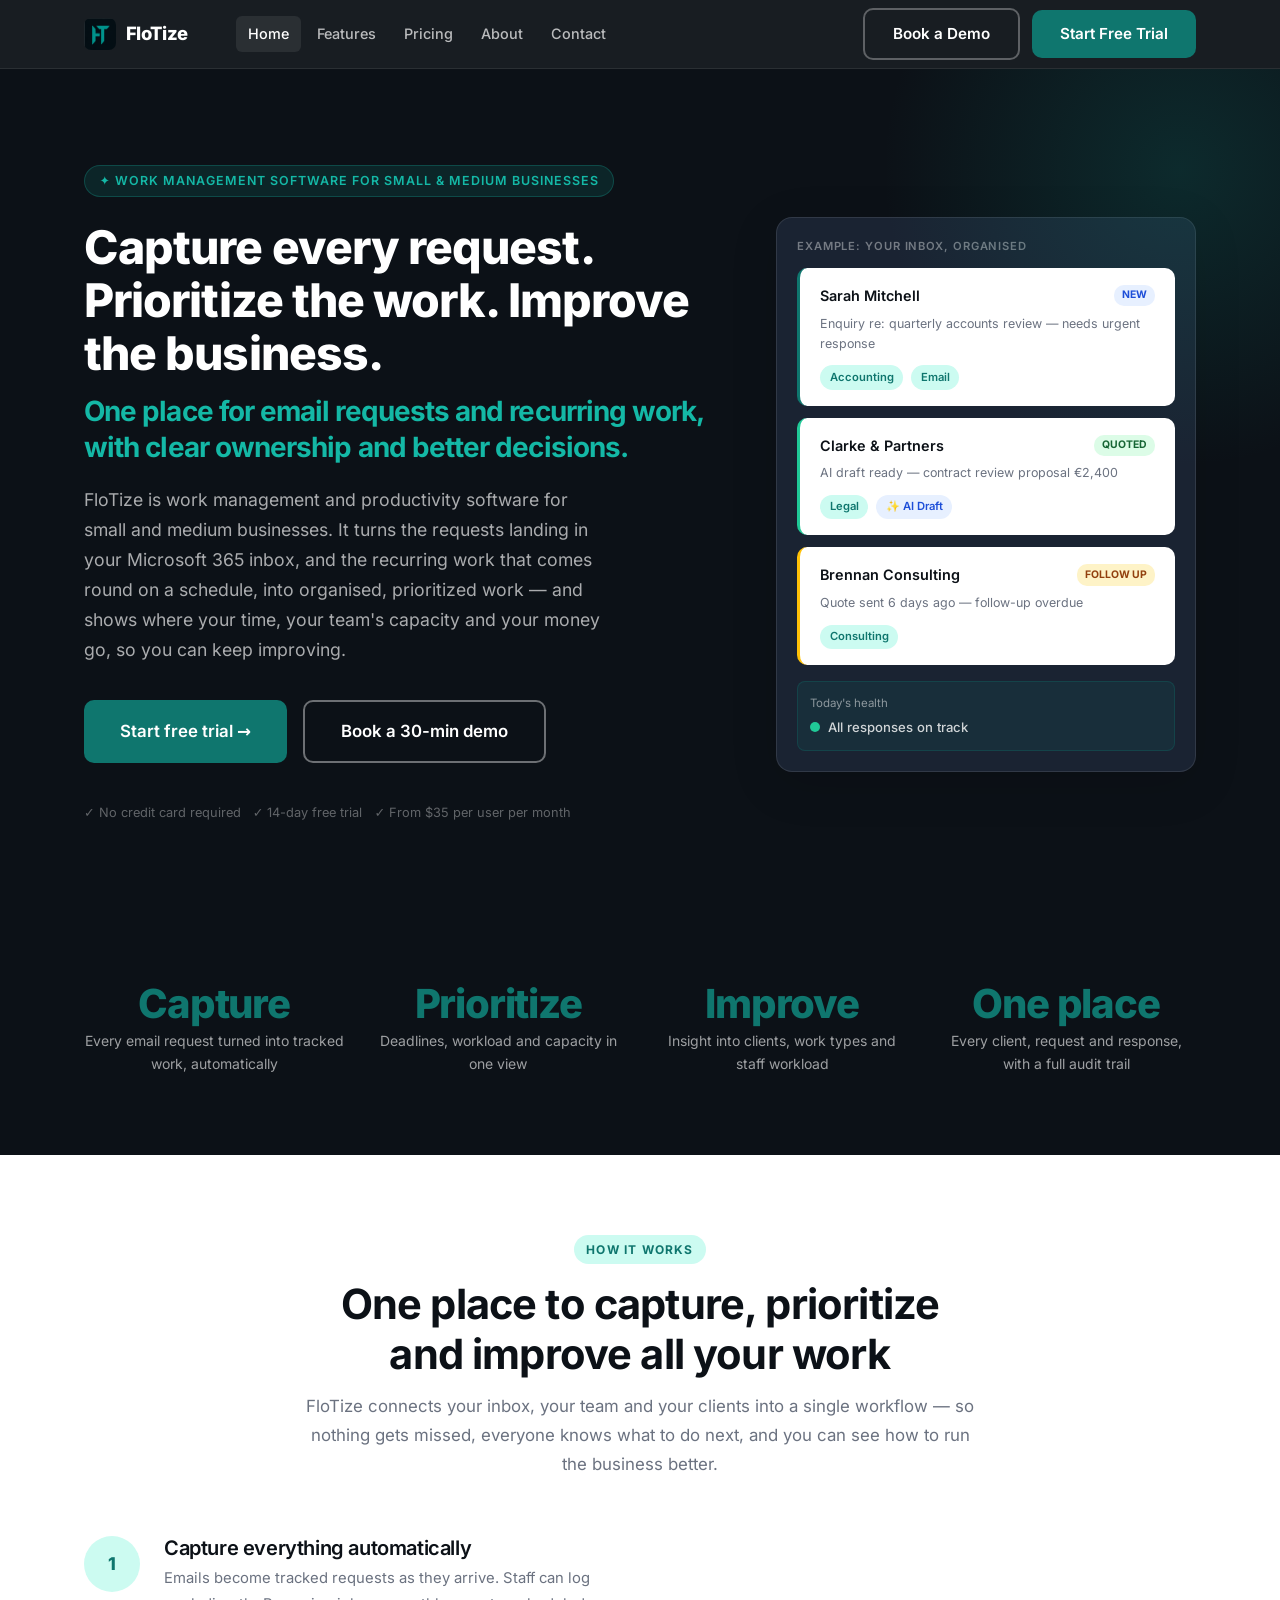
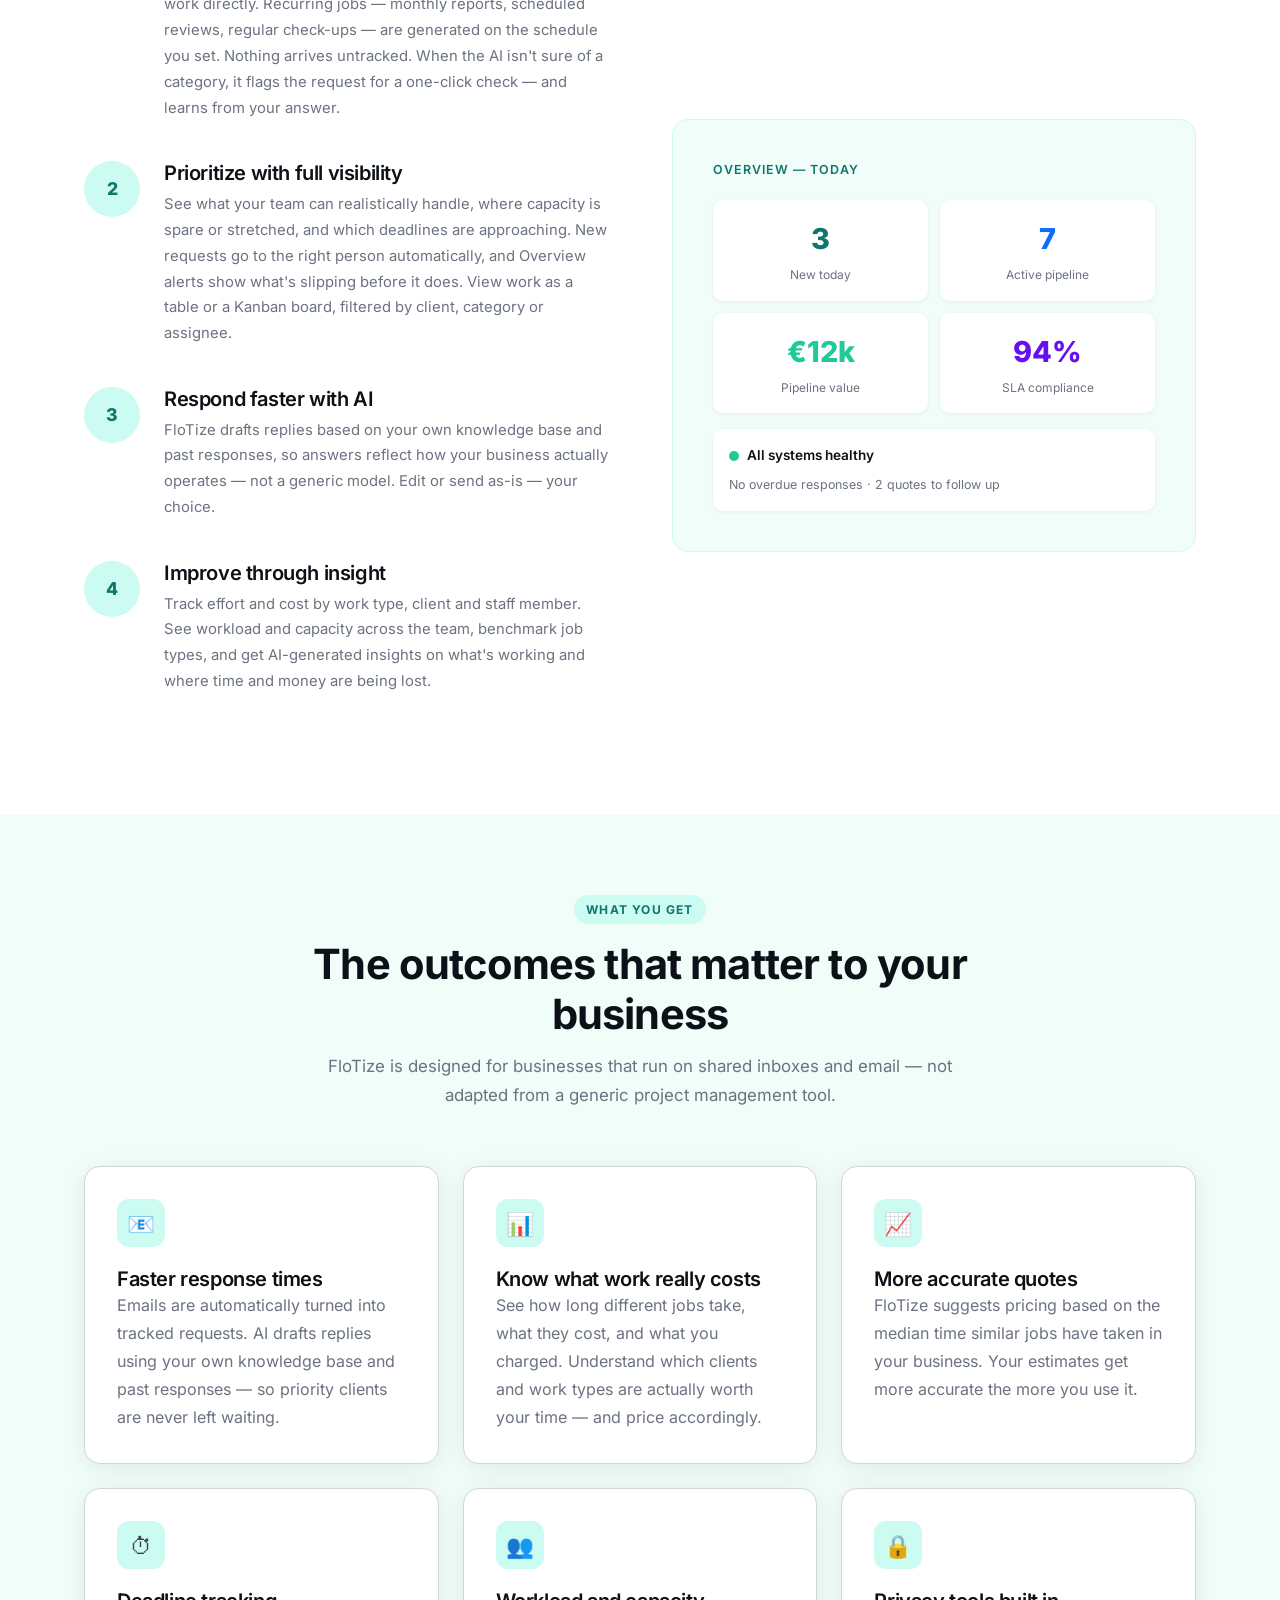
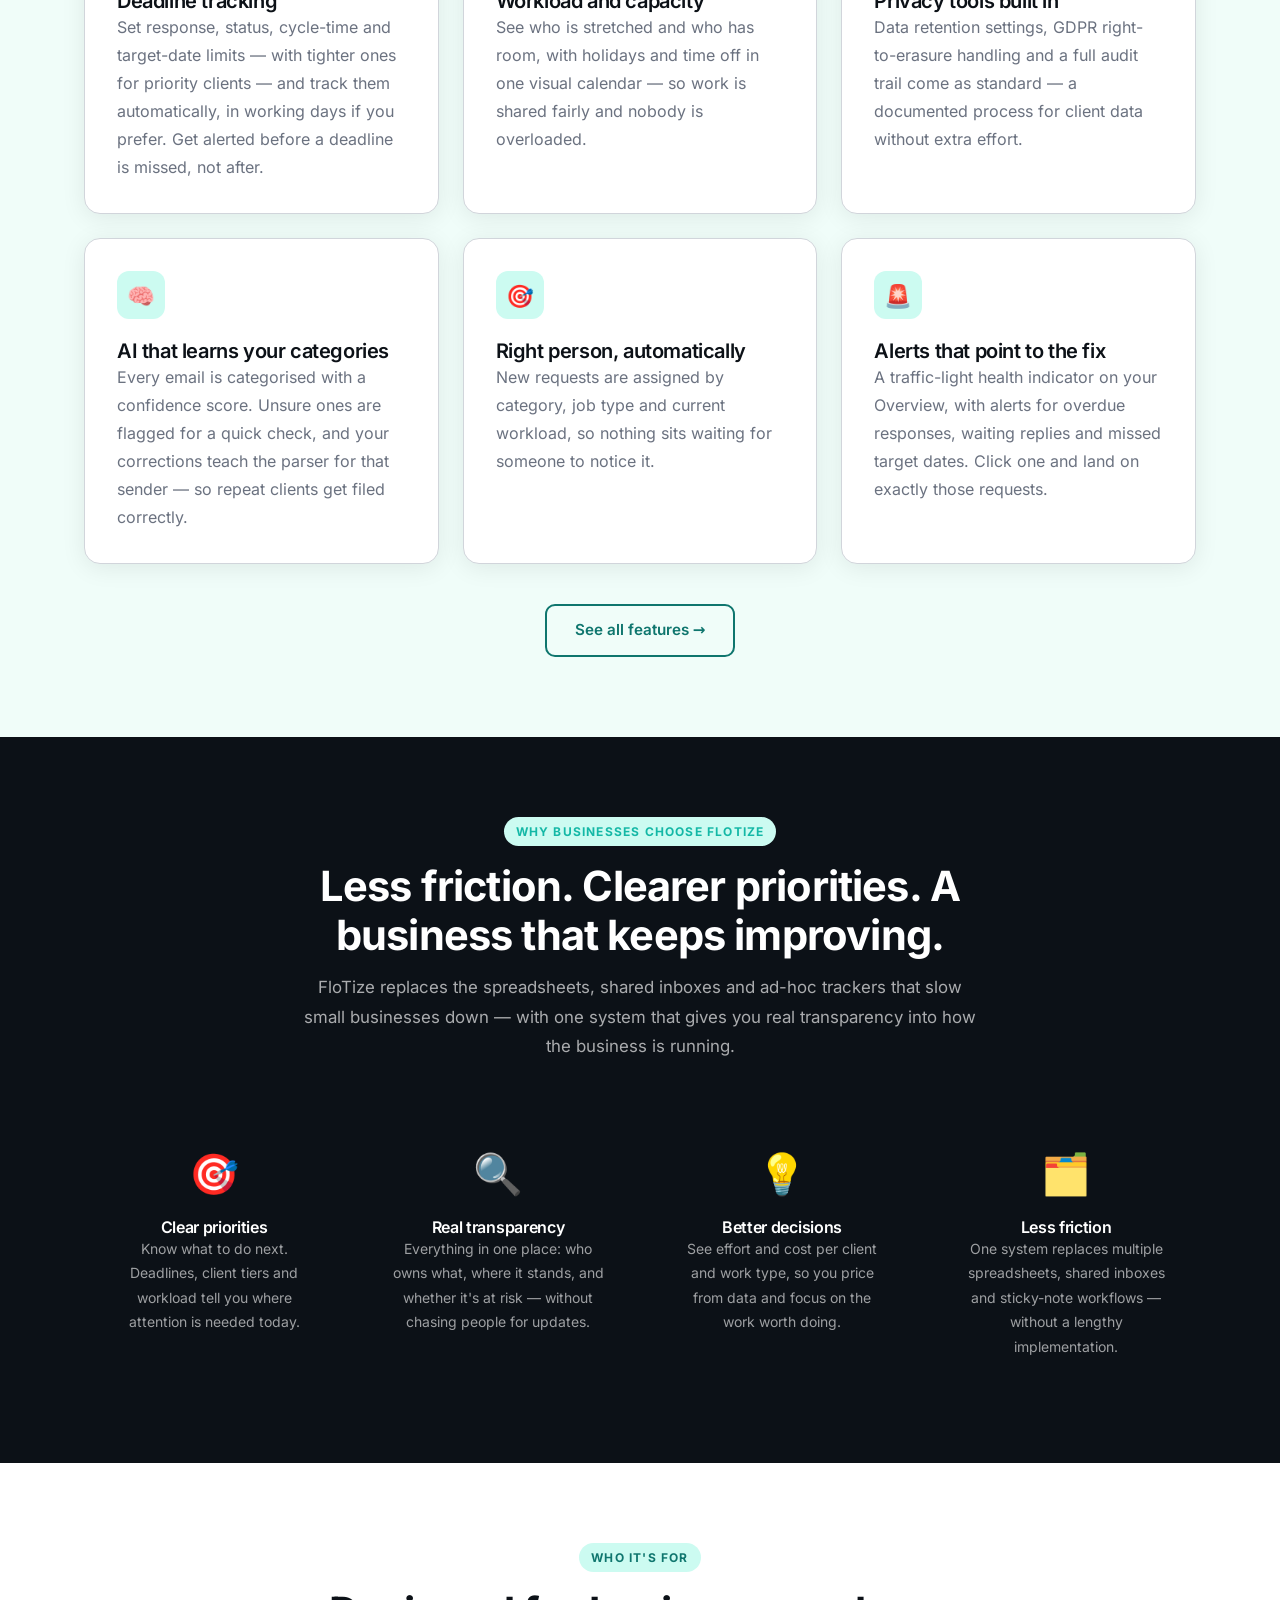
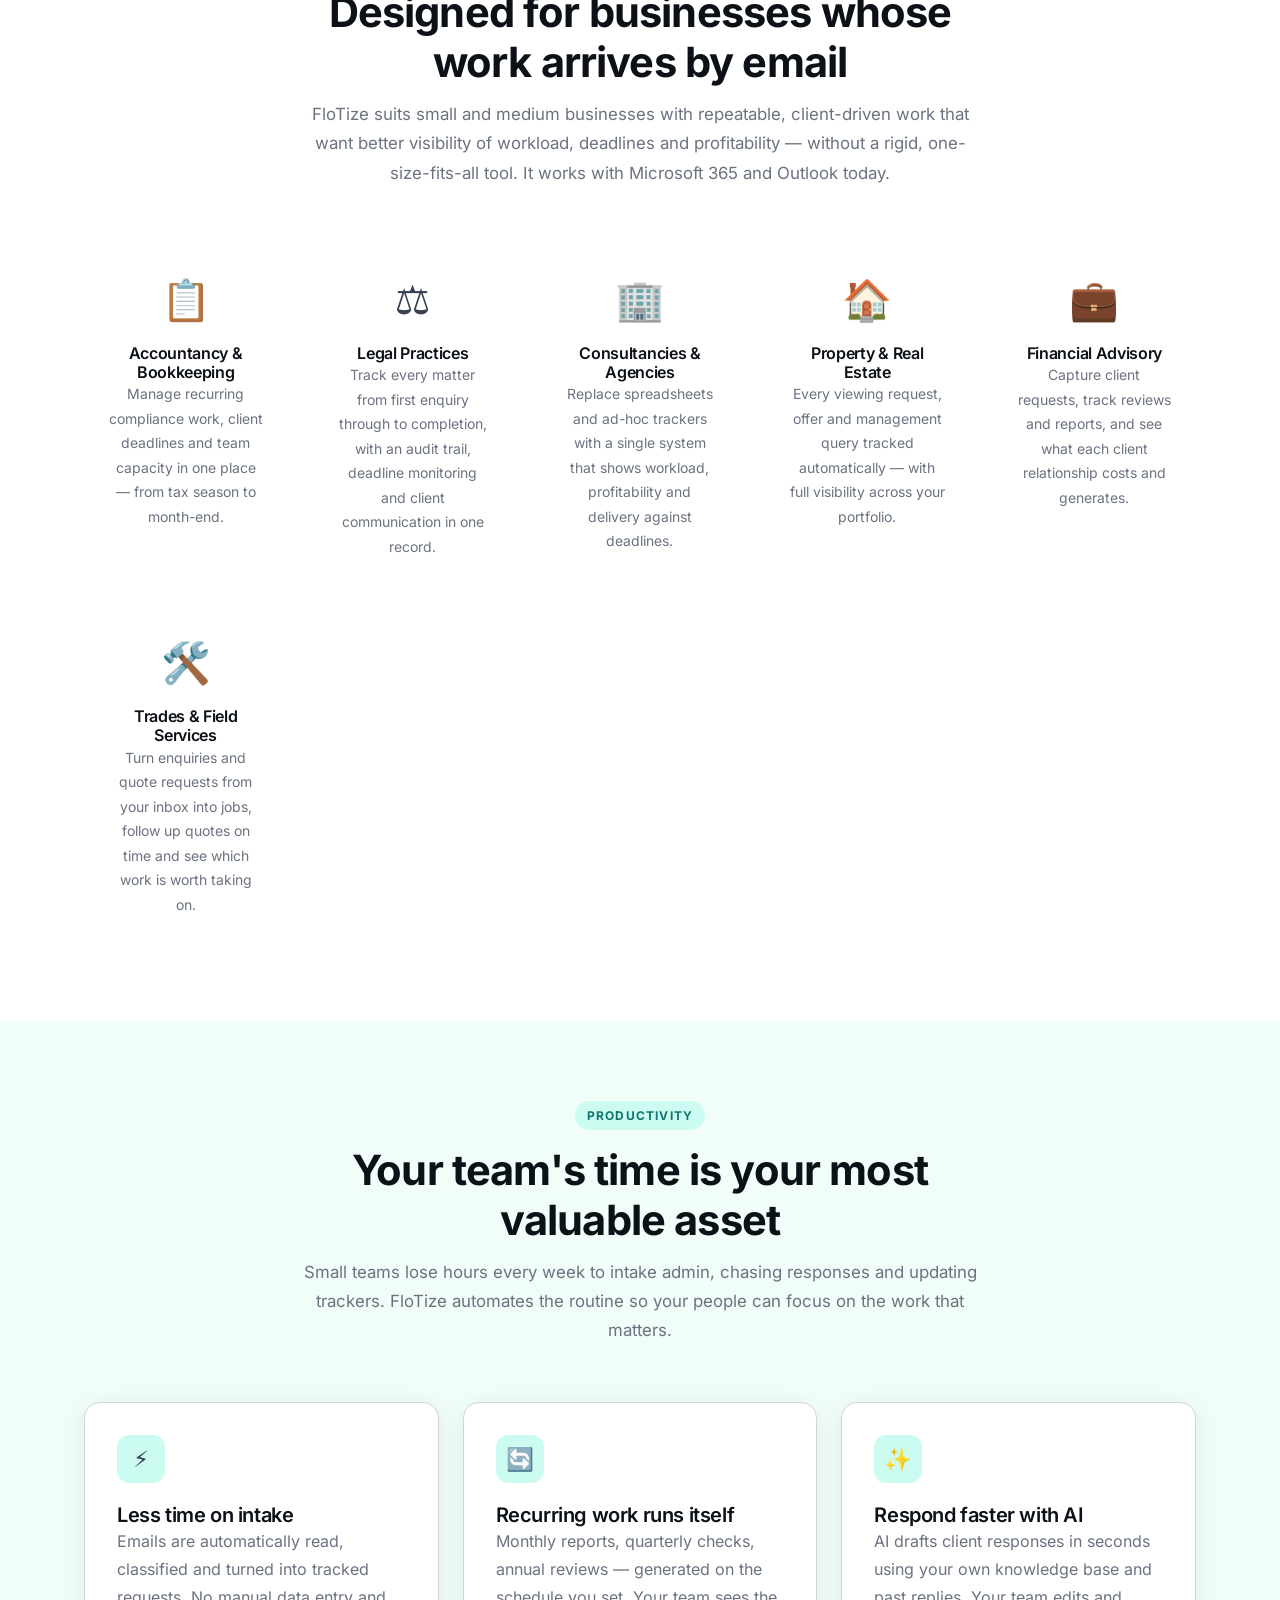
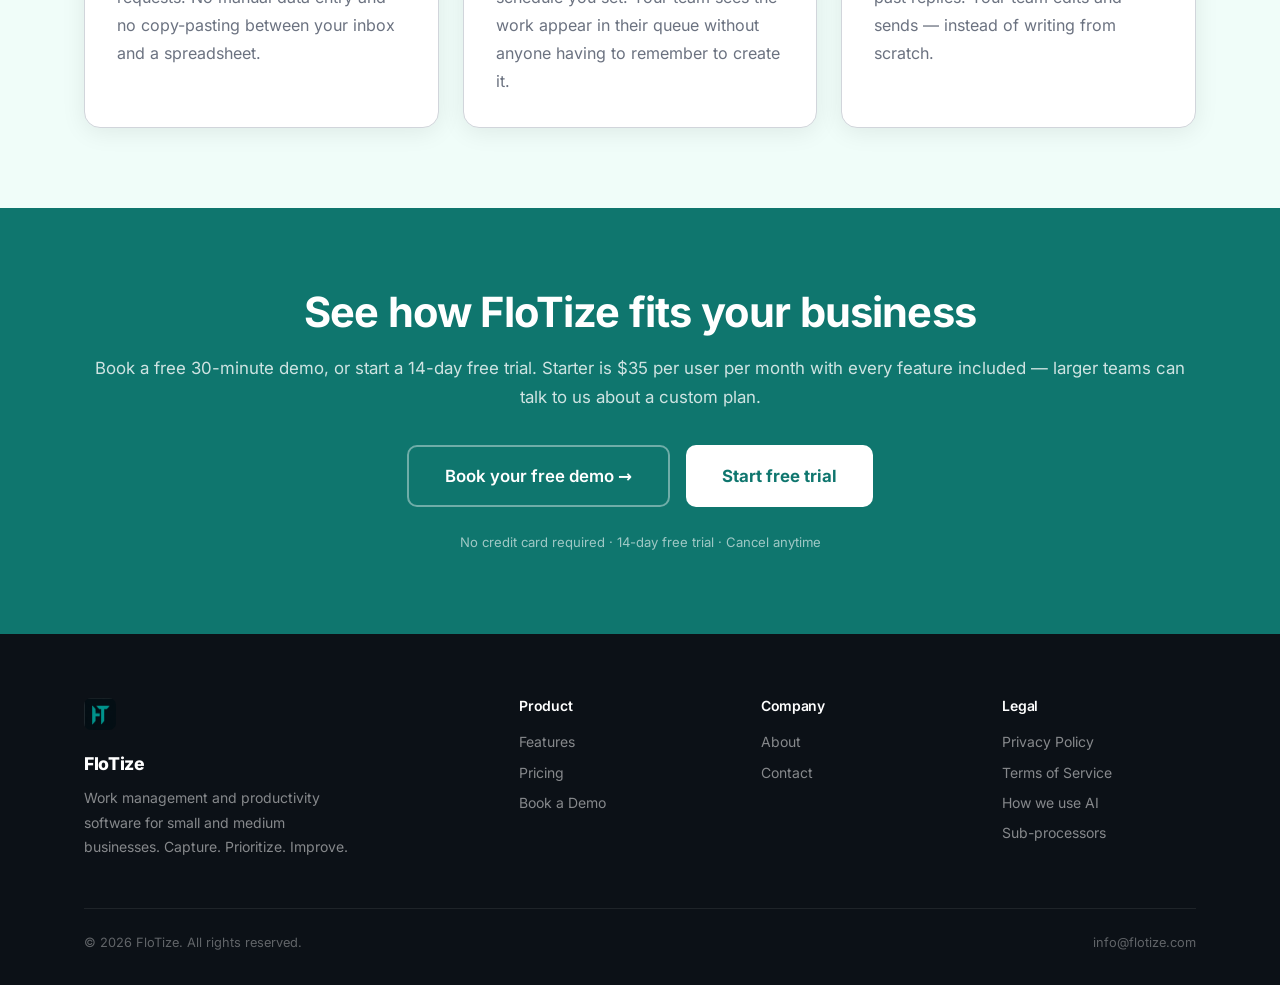
<file: index.html>
<!DOCTYPE html>
<html lang="en">
<head>
  <meta charset="UTF-8" />
  <meta name="viewport" content="width=device-width, initial-scale=1.0" />
  <title>FloTize — Work Management &amp; Productivity Software for SMBs</title>
  <meta name="description" content="Work management and productivity software for small and medium businesses. Turn your inbox into organised work, set priorities and improve. From $35/user/month." />
  <link rel="canonical" href="https://www.flotize.com/" />
  <meta name="google-site-verification" content="HZdiMNpTObKXD26vmOI2EXO5olgugoTXyQhW7omp-fE" />
  <meta name="theme-color" content="#0C1117" />
  <meta property="og:site_name" content="FloTize" />
  <meta property="og:type" content="website" />
  <meta property="og:title" content="FloTize — Work Management &amp; Productivity Software for SMBs" />
  <meta property="og:description" content="Work management and productivity software for small and medium businesses. Turn your inbox into organised work, set priorities and improve. From $35/user/month." />
  <meta property="og:url" content="https://www.flotize.com/" />
  <meta property="og:image" content="https://www.flotize.com/images/og-image.png" />
  <meta property="og:image:width" content="1200" />
  <meta property="og:image:height" content="630" />
  <meta name="twitter:card" content="summary_large_image" />
  <meta name="twitter:title" content="FloTize — Work Management &amp; Productivity Software for SMBs" />
  <meta name="twitter:description" content="Work management and productivity software for small and medium businesses. Turn your inbox into organised work, set priorities and improve. From $35/user/month." />
  <meta name="twitter:image" content="https://www.flotize.com/images/og-image.png" />
  <link rel="icon" type="image/png" href="/images/fd-mark.png" />
  <link rel="apple-touch-icon" href="/images/fd-mark.png" />
  <link rel="preload" href="fonts/inter-latin-400-normal.woff2" as="font" type="font/woff2" crossorigin />
  <link rel="stylesheet" href="css/style.css" />
  <style>
    .hero {
      background: var(--dark);
      padding: 6rem 0 5rem;
      overflow: hidden;
      position: relative;
    }
    .hero::before {
      content: '';
      position: absolute;
      top: -200px;
      right: -200px;
      width: 600px;
      height: 600px;
      background: radial-gradient(circle, rgba(15,118,110,0.25) 0%, transparent 70%);
      pointer-events: none;
    }
    .hero-inner {
      display: grid;
      grid-template-columns: 1fr 420px;
      gap: 4rem;
      align-items: center;
    }
    .hero-eyebrow {
      display: inline-flex;
      align-items: center;
      gap: 0.5rem;
      font-size: 0.78rem;
      font-weight: 600;
      letter-spacing: 0.08em;
      text-transform: uppercase;
      color: var(--teal-light);
      background: rgba(20,184,166,0.12);
      border: 1px solid rgba(20,184,166,0.25);
      padding: 0.3rem 0.9rem;
      border-radius: 20px;
      margin-bottom: 1.5rem;
    }
    .hero h1 { color: var(--white); margin-bottom: 1.25rem; font-size: clamp(1.9rem, 4.2vw, 2.9rem); line-height: 1.15; }
    .hero h1 em { display: block; font-style: normal; color: var(--teal-light); font-size: 0.6em; font-weight: 700; margin-top: 0.75rem; line-height: 1.3; }
    .hero-sub {
      font-size: 1.1rem;
      color: rgba(255,255,255,0.65);
      margin-bottom: 2.25rem;
      max-width: 520px;
      line-height: 1.7;
    }
    .hero-actions { display: flex; gap: 1rem; flex-wrap: wrap; }
    .hero-trust {
      margin-top: 2.5rem;
      font-size: 0.8rem;
      color: rgba(255,255,255,0.35);
      display: flex;
      align-items: center;
      gap: 0.75rem;
    }
    .step {
      display: grid;
      grid-template-columns: 56px 1fr;
      gap: 1.5rem;
      align-items: flex-start;
      margin-bottom: 2.5rem;
    }
    .step-number {
      width: 56px;
      height: 56px;
      border-radius: 50%;
      background: var(--teal-pale);
      color: var(--teal);
      font-weight: 800;
      font-size: 1.1rem;
      display: flex;
      align-items: center;
      justify-content: center;
      flex-shrink: 0;
    }
    .step h3 { margin-bottom: 0.4rem; }
    .step p { font-size: 0.925rem; }
    .cta-band { background: var(--teal); padding: 5rem 0; text-align: center; }
    .cta-band h2 { color: var(--white); margin-bottom: 1rem; }
    .cta-band p { color: rgba(255,255,255,0.8); margin-bottom: 2rem; font-size: 1.05rem; }
    @media (max-width: 900px) {
      .hero-inner { grid-template-columns: 1fr !important; gap: 2rem !important; }
    }
    @media (max-width: 768px) {
      .hero { padding: 3rem 0; }
      .hero-actions { flex-direction: column; }
      .hero-actions .btn { text-align: center; justify-content: center; width: 100%; }
      .hero-trust { flex-direction: column; gap: 0.4rem; }
      .responsive-two-col { grid-template-columns: 1fr !important; gap: 2rem !important; }
      .responsive-two-col > div:last-child { display: none; }
      .stat-grid { grid-template-columns: 1fr 1fr !important; }
      .stat-number { font-size: 1.7rem; }
    }
  </style>
  <script type="application/ld+json">
{
  "@context": "https://schema.org",
  "@type": "Organization",
  "name": "FloTize",
  "url": "https://www.flotize.com/",
  "logo": "https://www.flotize.com/images/fd-mark.png",
  "email": "info@flotize.com"
}
  </script>
  <script type="application/ld+json">
{
  "@context": "https://schema.org",
  "@type": "WebSite",
  "name": "FloTize",
  "url": "https://www.flotize.com/"
}
  </script>
  <script type="application/ld+json">
{
  "@context": "https://schema.org",
  "@type": "SoftwareApplication",
  "name": "FloTize",
  "applicationCategory": "BusinessApplication",
  "operatingSystem": "Web",
  "description": "Work management and productivity software for small and medium businesses. Turns the requests in your Microsoft 365 inbox into organised, prioritized work and shows where time, capacity and money go.",
  "url": "https://www.flotize.com/",
  "offers": {
    "@type": "Offer",
    "price": "35",
    "priceCurrency": "USD",
    "description": "Starter plan, per user per month. Larger teams: custom plans."
  }
}
  </script>
</head>
<body>

<nav class="nav">
  <div class="container">
    <div class="nav-inner">
      <a href="index.html" class="nav-brand">
        <img src="images/fd-mark.png" alt="FloTize" width="32" height="32" />
        <span>FloTize</span>
      </a>
      <div class="nav-links">
        <a href="index.html" class="active">Home</a>
        <a href="pages/features.html">Features</a>
        <a href="pages/pricing.html">Pricing</a>
        <a href="pages/about.html">About</a>
        <a href="pages/contact.html">Contact</a>
      </div>
      <div class="nav-cta">
        <a href="pages/demo.html?type=demo" class="btn btn-outline" style="border-color:rgba(255,255,255,0.3);">Book a Demo</a>
        <a href="pages/demo.html?type=trial" class="btn btn-primary">Start Free Trial</a>
      </div>
      <button class="nav-toggle" aria-label="Toggle menu">☰</button>
    </div>
  </div>
</nav>

<section class="hero">
  <div class="container">
    <div class="hero-inner">
      <div>
        <div class="hero-eyebrow">✦ Work management software for small &amp; medium businesses</div>
        <h1>Capture every request. Prioritize the work. Improve the business.<em>One place for email requests and recurring work, with clear ownership and better decisions.</em></h1>
        <p class="hero-sub">FloTize is work management and productivity software for small and medium businesses. It turns the requests landing in your Microsoft 365 inbox, and the recurring work that comes round on a schedule, into organised, prioritized work — and shows where your time, your team's capacity and your money go, so you can keep improving.</p>
        <div class="hero-actions">
          <a href="pages/demo.html?type=trial" class="btn btn-primary btn-lg">Start free trial →</a>
          <a href="pages/demo.html?type=demo" class="btn btn-outline btn-lg">Book a 30-min demo</a>
        </div>
        <div class="hero-trust">
          <span>✓ No credit card required</span>
          <span>✓ 14-day free trial</span>
          <span>✓ From $35 per user per month</span>
        </div>
      </div>

      <div class="hero-demo">
        <div style="font-size:0.7rem;font-weight:600;letter-spacing:0.08em;text-transform:uppercase;color:rgba(255,255,255,0.4);margin-bottom:0.75rem;">Example: your inbox, organised</div>
        <div class="demo-card">
          <div class="demo-card-header">
            <span class="demo-card-name">Sarah Mitchell</span>
            <span class="demo-card-badge new">NEW</span>
          </div>
          <div class="demo-card-text">Enquiry re: quarterly accounts review — needs urgent response</div>
          <div class="demo-status-row">
            <span class="demo-pill">Accounting</span>
            <span class="demo-pill">Email</span>
          </div>
        </div>
        <div class="demo-card" style="border-left-color:#20c997">
          <div class="demo-card-header">
            <span class="demo-card-name">Clarke &amp; Partners</span>
            <span class="demo-card-badge">QUOTED</span>
          </div>
          <div class="demo-card-text">AI draft ready — contract review proposal €2,400</div>
          <div class="demo-status-row">
            <span class="demo-pill">Legal</span>
            <span class="demo-pill" style="background:#e7f0ff;color:#1d4ed8">✨ AI Draft</span>
          </div>
        </div>
        <div class="demo-card" style="border-left-color:#ffc107">
          <div class="demo-card-header">
            <span class="demo-card-name">Brennan Consulting</span>
            <span class="demo-card-badge" style="background:#fef3c7;color:#92400e">FOLLOW UP</span>
          </div>
          <div class="demo-card-text">Quote sent 6 days ago — follow-up overdue</div>
          <div class="demo-status-row">
            <span class="demo-pill">Consulting</span>
          </div>
        </div>
        <div style="margin-top:1rem;padding:0.75rem;background:rgba(15,118,110,0.15);border-radius:8px;border:1px solid rgba(15,118,110,0.3);">
          <div style="font-size:0.72rem;color:rgba(255,255,255,0.5);margin-bottom:0.25rem;">Today's health</div>
          <div style="display:flex;align-items:center;gap:0.5rem;">
            <span style="width:10px;height:10px;border-radius:50%;background:#20c997;display:inline-block;"></span>
            <span style="font-size:0.82rem;color:rgba(255,255,255,0.8);font-weight:500;">All responses on track</span>
          </div>
        </div>
      </div>
    </div>
  </div>
</section>

<section class="section-dark">
  <div class="container">
    <div class="stat-grid">
      <div class="reveal">
        <div class="stat-number">Capture</div>
        <div class="stat-label">Every email request turned into tracked work, automatically</div>
      </div>
      <div class="reveal">
        <div class="stat-number">Prioritize</div>
        <div class="stat-label">Deadlines, workload and capacity in one view</div>
      </div>
      <div class="reveal">
        <div class="stat-number">Improve</div>
        <div class="stat-label">Insight into clients, work types and staff workload</div>
      </div>
      <div class="reveal">
        <div class="stat-number">One place</div>
        <div class="stat-label">Every client, request and response, with a full audit trail</div>
      </div>
    </div>
  </div>
</section>

<section class="section">
  <div class="container">
    <div class="section-header reveal">
      <span class="section-label">How it works</span>
      <h2>One place to capture, prioritize and improve all your work</h2>
      <p>FloTize connects your inbox, your team and your clients into a single workflow — so nothing gets missed, everyone knows what to do next, and you can see how to run the business better.</p>
    </div>
    <div class="responsive-two-col" style="display:grid;grid-template-columns:1fr 1fr;gap:4rem;align-items:center;">
      <div class="reveal">
        <div class="step">
          <div class="step-number">1</div>
          <div>
            <h3>Capture everything automatically</h3>
            <p>Emails become tracked requests as they arrive. Staff can log work directly. Recurring jobs — monthly reports, scheduled reviews, regular check-ups — are generated on the schedule you set. Nothing arrives untracked. When the AI isn't sure of a category, it flags the request for a one-click check — and learns from your answer.</p>
          </div>
        </div>
        <div class="step">
          <div class="step-number">2</div>
          <div>
            <h3>Prioritize with full visibility</h3>
            <p>See what your team can realistically handle, where capacity is spare or stretched, and which deadlines are approaching. New requests go to the right person automatically, and Overview alerts show what's slipping before it does. View work as a table or a Kanban board, filtered by client, category or assignee.</p>
          </div>
        </div>
        <div class="step">
          <div class="step-number">3</div>
          <div>
            <h3>Respond faster with AI</h3>
            <p>FloTize drafts replies based on your own knowledge base and past responses, so answers reflect how your business actually operates — not a generic model. Edit or send as-is — your choice.</p>
          </div>
        </div>
        <div class="step">
          <div class="step-number">4</div>
          <div>
            <h3>Improve through insight</h3>
            <p>Track effort and cost by work type, client and staff member. See workload and capacity across the team, benchmark job types, and get AI-generated insights on what's working and where time and money are being lost.</p>
          </div>
        </div>
      </div>
      <div class="reveal" style="background:var(--teal-mist);border-radius:var(--radius-lg);padding:2.5rem;border:1px solid var(--teal-pale);">
        <div style="font-size:0.78rem;font-weight:600;color:var(--teal);text-transform:uppercase;letter-spacing:0.08em;margin-bottom:1.25rem;">Overview — Today</div>
        <div style="display:grid;grid-template-columns:1fr 1fr;gap:0.75rem;margin-bottom:1rem;">
          <div style="background:white;border-radius:10px;padding:1rem;text-align:center;box-shadow:0 1px 4px rgba(0,0,0,0.06);">
            <div style="font-size:1.8rem;font-weight:800;color:var(--teal);">3</div>
            <div style="font-size:0.75rem;color:var(--grey-2);margin-top:0.2rem;">New today</div>
          </div>
          <div style="background:white;border-radius:10px;padding:1rem;text-align:center;box-shadow:0 1px 4px rgba(0,0,0,0.06);">
            <div style="font-size:1.8rem;font-weight:800;color:#0D6EFD;">7</div>
            <div style="font-size:0.75rem;color:var(--grey-2);margin-top:0.2rem;">Active pipeline</div>
          </div>
          <div style="background:white;border-radius:10px;padding:1rem;text-align:center;box-shadow:0 1px 4px rgba(0,0,0,0.06);">
            <div style="font-size:1.8rem;font-weight:800;color:#20c997;">€12k</div>
            <div style="font-size:0.75rem;color:var(--grey-2);margin-top:0.2rem;">Pipeline value</div>
          </div>
          <div style="background:white;border-radius:10px;padding:1rem;text-align:center;box-shadow:0 1px 4px rgba(0,0,0,0.06);">
            <div style="font-size:1.8rem;font-weight:800;color:#6610f2;">94%</div>
            <div style="font-size:0.75rem;color:var(--grey-2);margin-top:0.2rem;">SLA compliance</div>
          </div>
        </div>
        <div style="background:white;border-radius:10px;padding:1rem;box-shadow:0 1px 4px rgba(0,0,0,0.06);">
          <div style="display:flex;align-items:center;gap:0.5rem;margin-bottom:0.5rem;">
            <span style="width:10px;height:10px;border-radius:50%;background:#20c997;display:inline-block;flex-shrink:0;"></span>
            <span style="font-size:0.85rem;font-weight:600;color:var(--dark);">All systems healthy</span>
          </div>
          <div style="font-size:0.78rem;color:var(--grey-2);">No overdue responses · 2 quotes to follow up</div>
        </div>
      </div>
    </div>
  </div>
</section>

<section class="section-mist">
  <div class="container">
    <div class="section-header reveal">
      <span class="section-label">What you get</span>
      <h2>The outcomes that matter to your business</h2>
      <p>FloTize is designed for businesses that run on shared inboxes and email — not adapted from a generic project management tool.</p>
    </div>
    <div class="grid-3">
      <div class="card reveal">
        <div class="card-icon">📧</div>
        <h3>Faster response times</h3>
        <p>Emails are automatically turned into tracked requests. AI drafts replies using your own knowledge base and past responses — so priority clients are never left waiting.</p>
      </div>
      <div class="card reveal">
        <div class="card-icon">📊</div>
        <h3>Know what work really costs</h3>
        <p>See how long different jobs take, what they cost, and what you charged. Understand which clients and work types are actually worth your time — and price accordingly.</p>
      </div>
      <div class="card reveal">
        <div class="card-icon">📈</div>
        <h3>More accurate quotes</h3>
        <p>FloTize suggests pricing based on the median time similar jobs have taken in your business. Your estimates get more accurate the more you use it.</p>
      </div>
      <div class="card reveal">
        <div class="card-icon">⏱</div>
        <h3>Deadline tracking</h3>
        <p>Set response, status, cycle-time and target-date limits — with tighter ones for priority clients — and track them automatically, in working days if you prefer. Get alerted before a deadline is missed, not after.</p>
      </div>
      <div class="card reveal">
        <div class="card-icon">👥</div>
        <h3>Workload and capacity</h3>
        <p>See who is stretched and who has room, with holidays and time off in one visual calendar — so work is shared fairly and nobody is overloaded.</p>
      </div>
      <div class="card reveal">
        <div class="card-icon">🔒</div>
        <h3>Privacy tools built in</h3>
        <p>Data retention settings, GDPR right-to-erasure handling and a full audit trail come as standard — a documented process for client data without extra effort.</p>
      </div>
      <div class="card reveal">
        <div class="card-icon">🧠</div>
        <h3>AI that learns your categories</h3>
        <p>Every email is categorised with a confidence score. Unsure ones are flagged for a quick check, and your corrections teach the parser for that sender — so repeat clients get filed correctly.</p>
      </div>
      <div class="card reveal">
        <div class="card-icon">🎯</div>
        <h3>Right person, automatically</h3>
        <p>New requests are assigned by category, job type and current workload, so nothing sits waiting for someone to notice it.</p>
      </div>
      <div class="card reveal">
        <div class="card-icon">🚨</div>
        <h3>Alerts that point to the fix</h3>
        <p>A traffic-light health indicator on your Overview, with alerts for overdue responses, waiting replies and missed target dates. Click one and land on exactly those requests.</p>
      </div>
    </div>
    <div style="text-align:center;margin-top:2.5rem;">
      <a href="pages/features.html" class="btn btn-outline-dark">See all features →</a>
    </div>
  </div>
</section>

<section class="section-dark">
  <div class="container">
    <div class="section-header reveal">
      <span class="section-label" style="color:var(--teal-light);">Why businesses choose FloTize</span>
      <h2 style="color:white;">Less friction. Clearer priorities. A business that keeps improving.</h2>
      <p style="color:rgba(255,255,255,0.65);">FloTize replaces the spreadsheets, shared inboxes and ad-hoc trackers that slow small businesses down — with one system that gives you real transparency into how the business is running.</p>
    </div>
    <div class="grid-4" style="grid-template-columns:repeat(auto-fit,minmax(220px,1fr));">
      <div class="reveal" style="text-align:center;padding:1.5rem;">
        <div style="font-size:2.5rem;margin-bottom:0.75rem;">🎯</div>
        <h4 style="color:white;">Clear priorities</h4>
        <p style="font-size:0.875rem;color:rgba(255,255,255,0.6);">Know what to do next. Deadlines, client tiers and workload tell you where attention is needed today.</p>
      </div>
      <div class="reveal" style="text-align:center;padding:1.5rem;">
        <div style="font-size:2.5rem;margin-bottom:0.75rem;">🔍</div>
        <h4 style="color:white;">Real transparency</h4>
        <p style="font-size:0.875rem;color:rgba(255,255,255,0.6);">Everything in one place: who owns what, where it stands, and whether it's at risk — without chasing people for updates.</p>
      </div>
      <div class="reveal" style="text-align:center;padding:1.5rem;">
        <div style="font-size:2.5rem;margin-bottom:0.75rem;">💡</div>
        <h4 style="color:white;">Better decisions</h4>
        <p style="font-size:0.875rem;color:rgba(255,255,255,0.6);">See effort and cost per client and work type, so you price from data and focus on the work worth doing.</p>
      </div>
      <div class="reveal" style="text-align:center;padding:1.5rem;">
        <div style="font-size:2.5rem;margin-bottom:0.75rem;">🗂️</div>
        <h4 style="color:white;">Less friction</h4>
        <p style="font-size:0.875rem;color:rgba(255,255,255,0.6);">One system replaces multiple spreadsheets, shared inboxes and sticky-note workflows — without a lengthy implementation.</p>
      </div>
    </div>
  </div>
</section>

<section class="section">
  <div class="container">
    <div class="section-header reveal">
      <span class="section-label">Who it's for</span>
      <h2>Designed for businesses whose work arrives by email</h2>
      <p>FloTize suits small and medium businesses with repeatable, client-driven work that want better visibility of workload, deadlines and profitability — without a rigid, one-size-fits-all tool. It works with Microsoft 365 and Outlook today.</p>
    </div>
    <div class="grid-4" style="grid-template-columns:repeat(auto-fit,minmax(200px,1fr));">
      <div class="reveal" style="text-align:center;padding:1.5rem;">
        <div style="font-size:2.5rem;margin-bottom:0.75rem;">📋</div>
        <h4>Accountancy &amp; Bookkeeping</h4>
        <p style="font-size:0.875rem;">Manage recurring compliance work, client deadlines and team capacity in one place — from tax season to month-end.</p>
      </div>
      <div class="reveal" style="text-align:center;padding:1.5rem;">
        <div style="font-size:2.5rem;margin-bottom:0.75rem;">⚖️</div>
        <h4>Legal Practices</h4>
        <p style="font-size:0.875rem;">Track every matter from first enquiry through to completion, with an audit trail, deadline monitoring and client communication in one record.</p>
      </div>
      <div class="reveal" style="text-align:center;padding:1.5rem;">
        <div style="font-size:2.5rem;margin-bottom:0.75rem;">🏢</div>
        <h4>Consultancies &amp; Agencies</h4>
        <p style="font-size:0.875rem;">Replace spreadsheets and ad-hoc trackers with a single system that shows workload, profitability and delivery against deadlines.</p>
      </div>
      <div class="reveal" style="text-align:center;padding:1.5rem;">
        <div style="font-size:2.5rem;margin-bottom:0.75rem;">🏠</div>
        <h4>Property &amp; Real Estate</h4>
        <p style="font-size:0.875rem;">Every viewing request, offer and management query tracked automatically — with full visibility across your portfolio.</p>
      </div>
      <div class="reveal" style="text-align:center;padding:1.5rem;">
        <div style="font-size:2.5rem;margin-bottom:0.75rem;">💼</div>
        <h4>Financial Advisory</h4>
        <p style="font-size:0.875rem;">Capture client requests, track reviews and reports, and see what each client relationship costs and generates.</p>
      </div>
      <div class="reveal" style="text-align:center;padding:1.5rem;">
        <div style="font-size:2.5rem;margin-bottom:0.75rem;">🛠️</div>
        <h4>Trades &amp; Field Services</h4>
        <p style="font-size:0.875rem;">Turn enquiries and quote requests from your inbox into jobs, follow up quotes on time and see which work is worth taking on.</p>
      </div>
    </div>
  </div>
</section>

<section class="section-mist">
  <div class="container">
    <div class="section-header reveal">
      <span class="section-label">Productivity</span>
      <h2>Your team's time is your most valuable asset</h2>
      <p>Small teams lose hours every week to intake admin, chasing responses and updating trackers. FloTize automates the routine so your people can focus on the work that matters.</p>
    </div>
    <div class="grid-3">
      <div class="card reveal">
        <div class="card-icon">⚡</div>
        <h3>Less time on intake</h3>
        <p>Emails are automatically read, classified and turned into tracked requests. No manual data entry and no copy-pasting between your inbox and a spreadsheet.</p>
      </div>
      <div class="card reveal">
        <div class="card-icon">🔄</div>
        <h3>Recurring work runs itself</h3>
        <p>Monthly reports, quarterly checks, annual reviews — generated on the schedule you set. Your team sees the work appear in their queue without anyone having to remember to create it.</p>
      </div>
      <div class="card reveal">
        <div class="card-icon">✨</div>
        <h3>Respond faster with AI</h3>
        <p>AI drafts client responses in seconds using your own knowledge base and past replies. Your team edits and sends — instead of writing from scratch.</p>
      </div>
    </div>
  </div>
</section>

<section class="cta-band">
  <div class="container">
    <h2>See how FloTize fits your business</h2>
    <p>Book a free 30-minute demo, or start a 14-day free trial. Starter is $35 per user per month with every feature included — larger teams can talk to us about a custom plan.</p>
    <div style="display:flex;gap:1rem;justify-content:center;flex-wrap:wrap;margin-top:0.5rem;">
      <a href="pages/demo.html?type=demo" class="btn btn-outline btn-lg">Book your free demo →</a>
      <a href="pages/demo.html?type=trial" class="btn btn-lg" style="background:white;color:var(--teal);font-weight:700;">Start free trial</a>
    </div>
    <p style="font-size:0.82rem;color:rgba(255,255,255,0.6);margin-top:1.5rem;margin-bottom:0;">No credit card required · 14-day free trial · Cancel anytime</p>
  </div>
</section>

<footer class="footer">
  <div class="container">
    <div class="footer-grid">
      <div class="footer-brand">
        <img src="images/fd-mark.png" alt="FloTize" width="32" height="32" />
        <div style="font-size:1.1rem;font-weight:800;color:white;letter-spacing:-0.02em;">FloTize</div>
        <p>Work management and productivity software for small and medium businesses. Capture. Prioritize. Improve.</p>
      </div>
      <div class="footer-col">
        <h4>Product</h4>
        <a href="pages/features.html">Features</a>
        <a href="pages/pricing.html">Pricing</a>
        <a href="pages/demo.html?type=demo">Book a Demo</a>
      </div>
      <div class="footer-col">
        <h4>Company</h4>
        <a href="pages/about.html">About</a>
        <a href="pages/contact.html">Contact</a>
      </div>
      <div class="footer-col">
        <h4>Legal</h4>
        <a href="pages/privacy.html">Privacy Policy</a>
        <a href="pages/terms.html">Terms of Service</a>
        <a href="pages/ai.html">How we use AI</a>
        <a href="pages/subprocessors.html">Sub-processors</a>
      </div>
    </div>
    <div class="footer-bottom">
      <span>© 2026 FloTize. All rights reserved.</span>
      <span>info@flotize.com</span>
    </div>
  </div>
</footer>

<script src="js/main.js"></script>
</body>
</html>
</file>
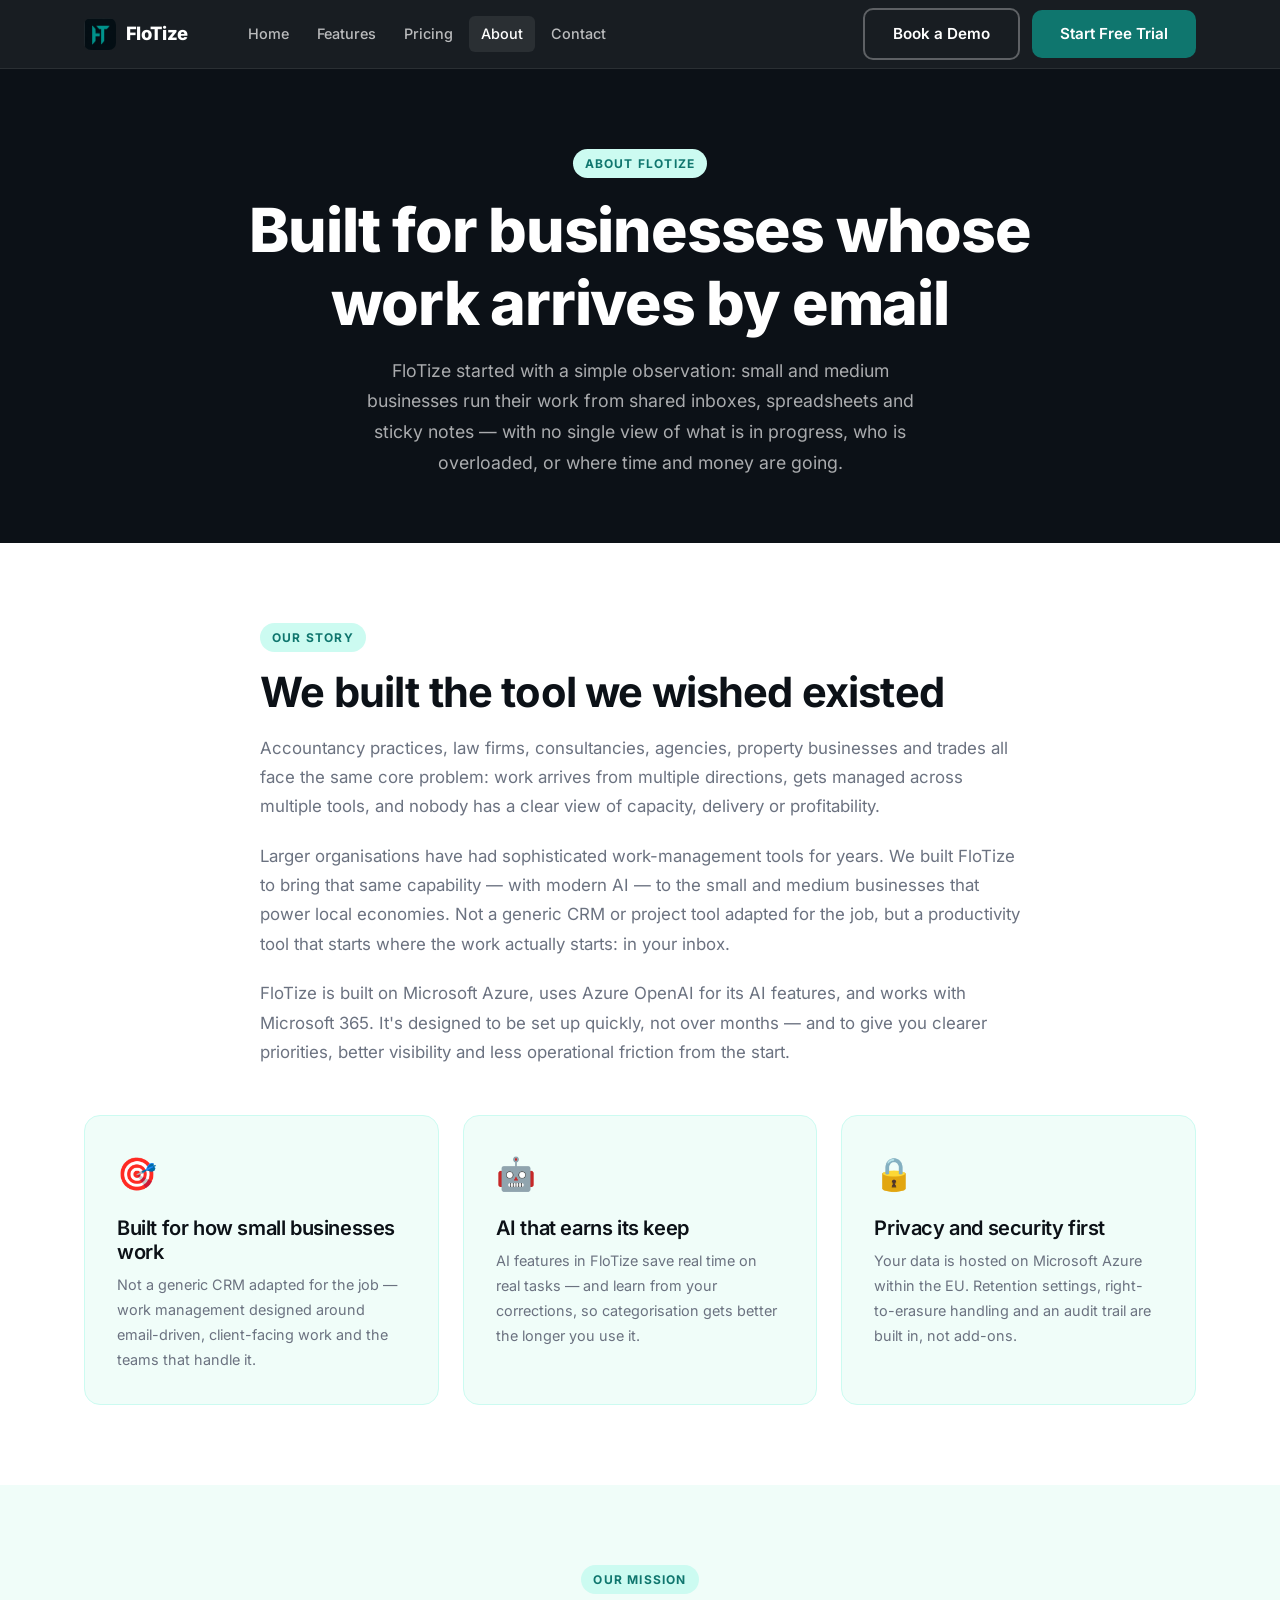
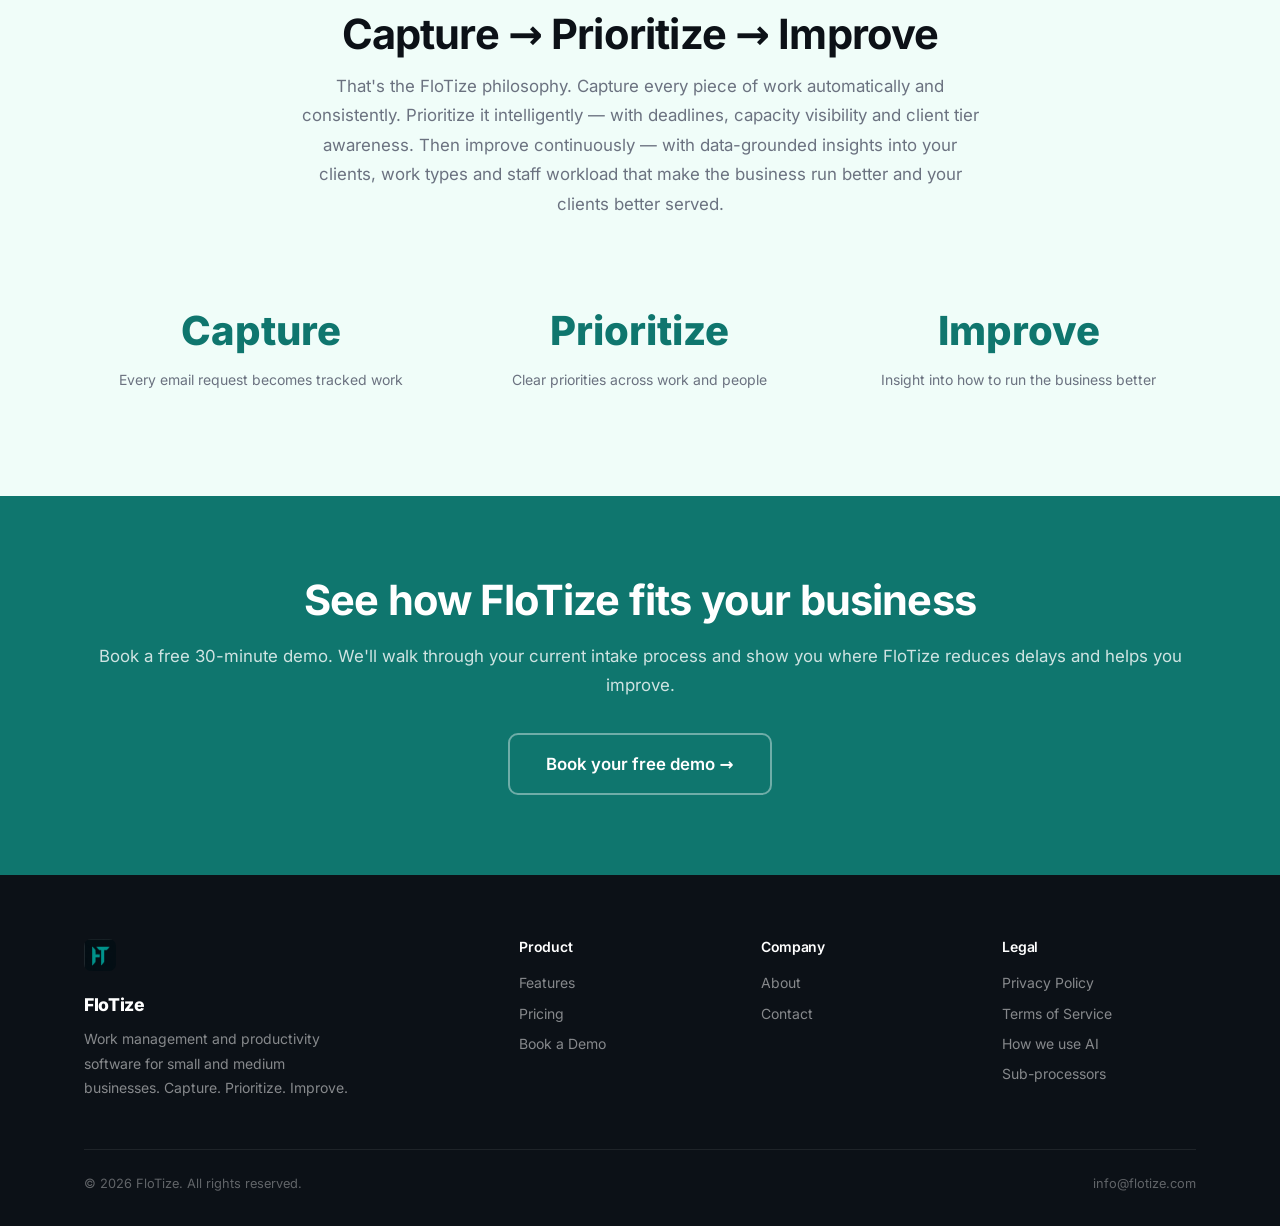
<file: pages/about.html>
<!DOCTYPE html>
<html lang="en">
<head>
  <meta charset="UTF-8" />
  <meta name="viewport" content="width=device-width, initial-scale=1.0" />
  <title>About FloTize — Work Management for Small Businesses</title>
  <meta name="description" content="FloTize is work management and productivity software for small and medium businesses. Learn why we built it and how Capture, Prioritize, Improve works." />
  <link rel="canonical" href="https://www.flotize.com/pages/about.html" />
  <meta name="theme-color" content="#0C1117" />
  <meta property="og:site_name" content="FloTize" />
  <meta property="og:type" content="website" />
  <meta property="og:title" content="About FloTize — Work Management for Small Businesses" />
  <meta property="og:description" content="FloTize is work management and productivity software for small and medium businesses. Learn why we built it and how Capture, Prioritize, Improve works." />
  <meta property="og:url" content="https://www.flotize.com/pages/about.html" />
  <meta property="og:image" content="https://www.flotize.com/images/og-image.png" />
  <meta property="og:image:width" content="1200" />
  <meta property="og:image:height" content="630" />
  <meta name="twitter:card" content="summary_large_image" />
  <meta name="twitter:title" content="About FloTize — Work Management for Small Businesses" />
  <meta name="twitter:description" content="FloTize is work management and productivity software for small and medium businesses. Learn why we built it and how Capture, Prioritize, Improve works." />
  <meta name="twitter:image" content="https://www.flotize.com/images/og-image.png" />
  <link rel="icon" type="image/png" href="/images/fd-mark.png" />
  <link rel="apple-touch-icon" href="/images/fd-mark.png" />
  <link rel="stylesheet" href="../css/style.css" />
  <style>
    .page-hero {
      background: var(--dark);
      padding: 5rem 0 4rem;
      text-align: center;
    }
    .page-hero h1 { color: var(--white); margin-bottom: 1rem; }
    .page-hero p { color: rgba(255,255,255,0.65); font-size: 1.1rem; max-width: 580px; margin: 0 auto; }

    .mission-block { max-width: 760px; margin: 0 auto; }
    .mission-block h2 { margin-bottom: 1rem; }
    .mission-block p { font-size: 1.05rem; margin-bottom: 1.25rem; }

    .value-grid {
      display: grid;
      grid-template-columns: repeat(3, 1fr);
      gap: 1.5rem;
      margin-top: 3rem;
    }
    .value-card {
      padding: 2rem;
      border-radius: var(--radius-lg);
      background: var(--teal-mist);
      border: 1px solid var(--teal-pale);
    }
    .value-card .icon { font-size: 2rem; margin-bottom: 1rem; }
    .value-card h3 { margin-bottom: 0.5rem; }
    .value-card p { font-size: 0.9rem; }

    @media (max-width: 768px) {
      .value-grid { grid-template-columns: 1fr; }
    }
  </style>
</head>
<body>

<nav class="nav">
  <div class="container">
    <div class="nav-inner">
      <a href="../index.html" class="nav-brand">
        <img src="../images/fd-mark.png" alt="FloTize" width="32" height="32" />
        <span>FloTize</span>
      </a>
      <div class="nav-links">
        <a href="../index.html">Home</a>
        <a href="features.html">Features</a>
        <a href="pricing.html">Pricing</a>
        <a href="about.html" class="active">About</a>
        <a href="contact.html">Contact</a>
      </div>
      <div class="nav-cta">
        <a href="demo.html?type=demo" class="btn btn-outline" style="border-color:rgba(255,255,255,0.3);">Book a Demo</a>
        <a href="demo.html?type=trial" class="btn btn-primary">Start Free Trial</a>
      </div>
      <button class="nav-toggle" aria-label="Toggle menu">☰</button>
    </div>
  </div>
</nav>

<section class="page-hero">
  <div class="container">
    <span class="section-label">About FloTize</span>
    <h1>Built for businesses whose<br />work arrives by email</h1>
    <p>FloTize started with a simple observation: small and medium businesses run their work from shared inboxes, spreadsheets and sticky notes — with no single view of what is in progress, who is overloaded, or where time and money are going.</p>
  </div>
</section>

<section class="section">
  <div class="container">
    <div class="mission-block reveal">
      <span class="section-label">Our story</span>
      <h2>We built the tool we wished existed</h2>
      <p>Accountancy practices, law firms, consultancies, agencies, property businesses and trades all face the same core problem: work arrives from multiple directions, gets managed across multiple tools, and nobody has a clear view of capacity, delivery or profitability.</p>
      <p>Larger organisations have had sophisticated work-management tools for years. We built FloTize to bring that same capability — with modern AI — to the small and medium businesses that power local economies. Not a generic CRM or project tool adapted for the job, but a productivity tool that starts where the work actually starts: in your inbox.</p>
      <p>FloTize is built on Microsoft Azure, uses Azure OpenAI for its AI features, and works with Microsoft 365. It's designed to be set up quickly, not over months — and to give you clearer priorities, better visibility and less operational friction from the start.</p>
    </div>

    <div class="value-grid reveal">
      <div class="value-card">
        <div class="icon">🎯</div>
        <h3>Built for how small businesses work</h3>
        <p>Not a generic CRM adapted for the job — work management designed around email-driven, client-facing work and the teams that handle it.</p>
      </div>
      <div class="value-card">
        <div class="icon">🤖</div>
        <h3>AI that earns its keep</h3>
        <p>AI features in FloTize save real time on real tasks — and learn from your corrections, so categorisation gets better the longer you use it.</p>
      </div>
      <div class="value-card">
        <div class="icon">🔒</div>
        <h3>Privacy and security first</h3>
        <p>Your data is hosted on Microsoft Azure within the EU. Retention settings, right-to-erasure handling and an audit trail are built in, not add-ons.</p>
      </div>
    </div>
  </div>
</section>

<section class="section-mist">
  <div class="container">
    <div class="section-header reveal">
      <span class="section-label">Our mission</span>
      <h2>Capture → Prioritize → Improve</h2>
      <p>That's the FloTize philosophy. Capture every piece of work automatically and consistently. Prioritize it intelligently — with deadlines, capacity visibility and client tier awareness. Then improve continuously — with data-grounded insights into your clients, work types and staff workload that make the business run better and your clients better served.</p>
    </div>

    <div class="grid-3 reveal">
      <div style="text-align:center;padding:1.5rem;">
        <div style="font-size:2.5rem;font-weight:800;color:var(--teal);margin-bottom:0.4rem;">Capture</div>
        <div style="font-size:0.875rem;color:var(--grey-2);">Every email request becomes tracked work</div>
      </div>
      <div style="text-align:center;padding:1.5rem;">
        <div style="font-size:2.5rem;font-weight:800;color:var(--teal);margin-bottom:0.4rem;">Prioritize</div>
        <div style="font-size:0.875rem;color:var(--grey-2);">Clear priorities across work and people</div>
      </div>
      <div style="text-align:center;padding:1.5rem;">
        <div style="font-size:2.5rem;font-weight:800;color:var(--teal);margin-bottom:0.4rem;">Improve</div>
        <div style="font-size:0.875rem;color:var(--grey-2);">Insight into how to run the business better</div>
      </div>
    </div>
  </div>
</section>

<section class="cta-band">
  <div class="container">
    <h2>See how FloTize fits your business</h2>
    <p>Book a free 30-minute demo. We'll walk through your current intake process and show you where FloTize reduces delays and helps you improve.</p>
    <a href="demo.html?type=demo" class="btn btn-outline btn-lg">Book your free demo →</a>
  </div>
</section>

<footer class="footer">
  <div class="container">
    <div class="footer-grid">
      <div class="footer-brand">
        <img src="../images/fd-mark.png" alt="FloTize" width="32" height="32" />
        <div style="font-size:1.1rem;font-weight:800;color:white;letter-spacing:-0.02em;">FloTize</div>
        <p>Work management and productivity software for small and medium businesses. Capture. Prioritize. Improve.</p>
      </div>
      <div class="footer-col">
        <h4>Product</h4>
        <a href="features.html">Features</a>
        <a href="pricing.html">Pricing</a>
        <a href="demo.html?type=demo">Book a Demo</a>
      </div>
      <div class="footer-col">
        <h4>Company</h4>
        <a href="about.html">About</a>
        <a href="contact.html">Contact</a>
      </div>
      <div class="footer-col">
        <h4>Legal</h4>
        <a href="privacy.html">Privacy Policy</a>
        <a href="terms.html">Terms of Service</a>
        <a href="ai.html">How we use AI</a>
        <a href="subprocessors.html">Sub-processors</a>
      </div>
    </div>
    <div class="footer-bottom">
      <span>© 2026 FloTize. All rights reserved.</span>
      <span>info@flotize.com</span>
    </div>
  </div>
</footer>

<script src="../js/main.js"></script>
</body>
</html>
</file>
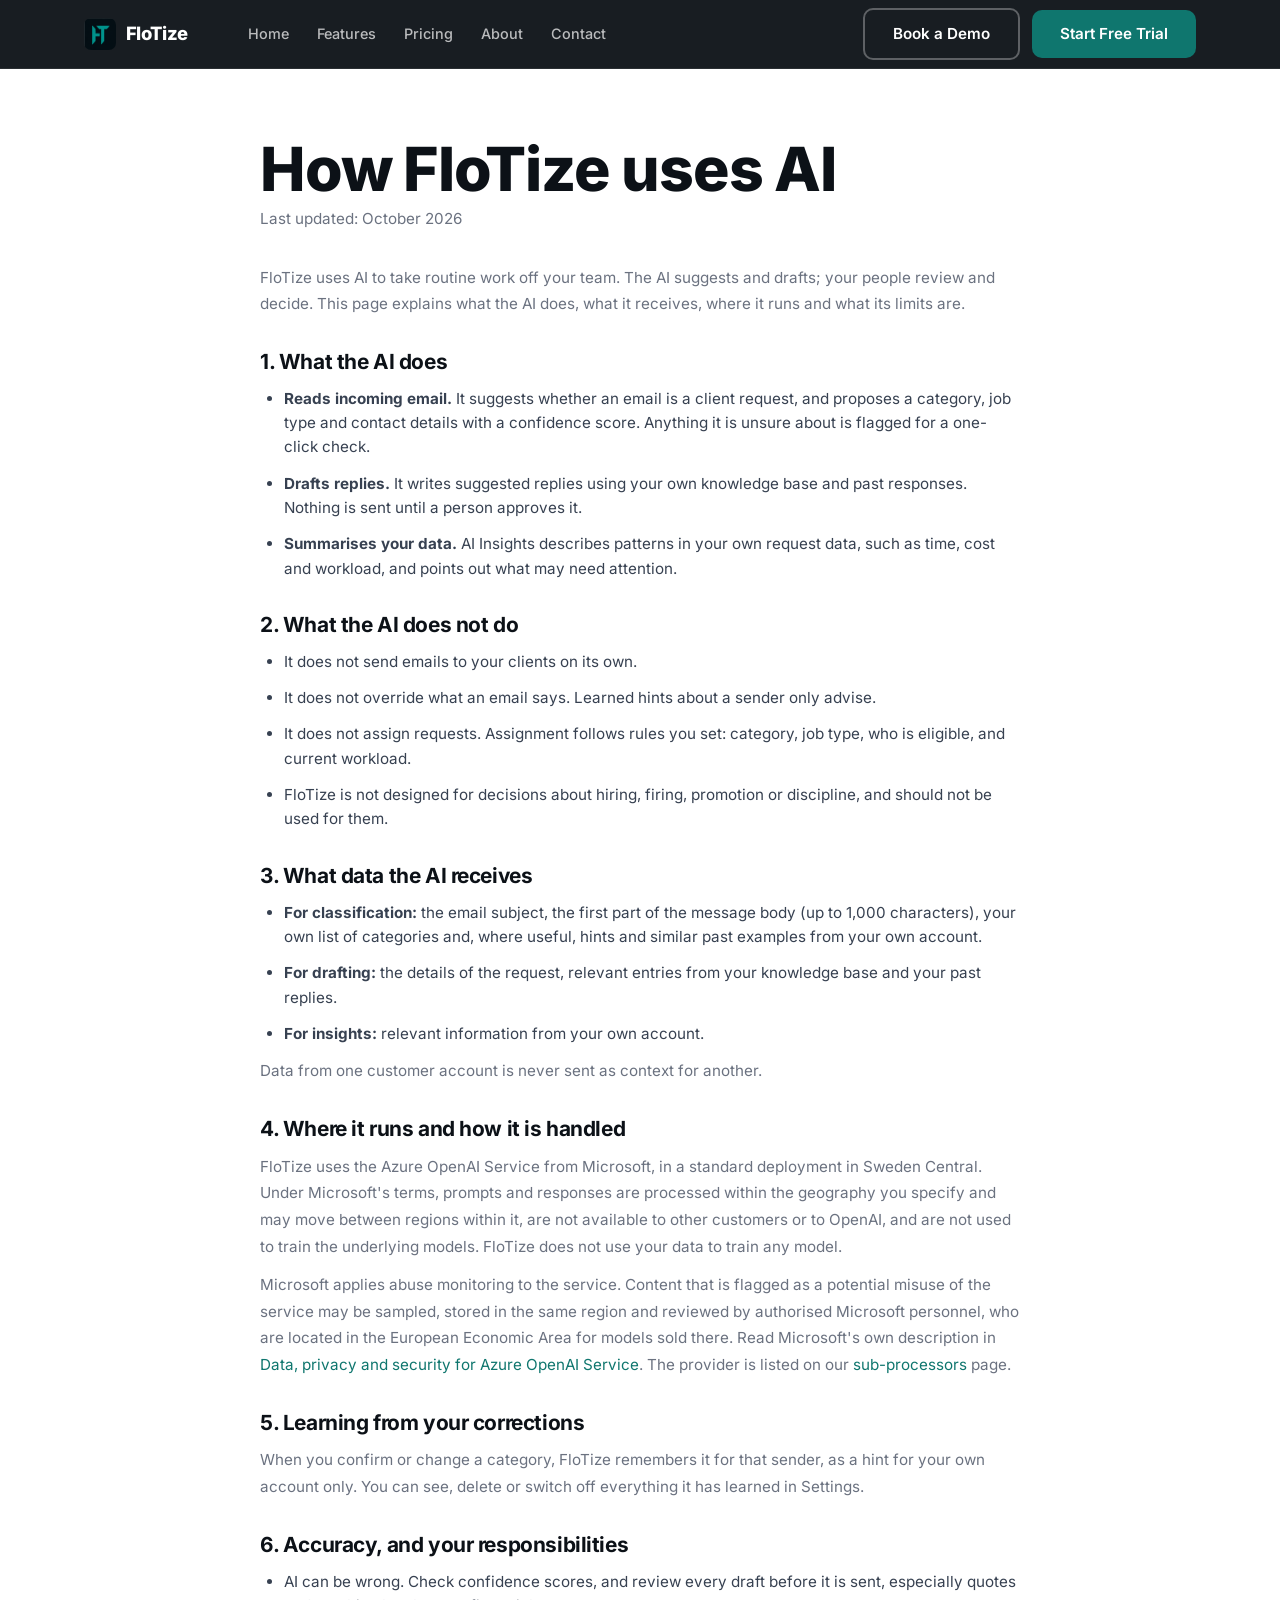
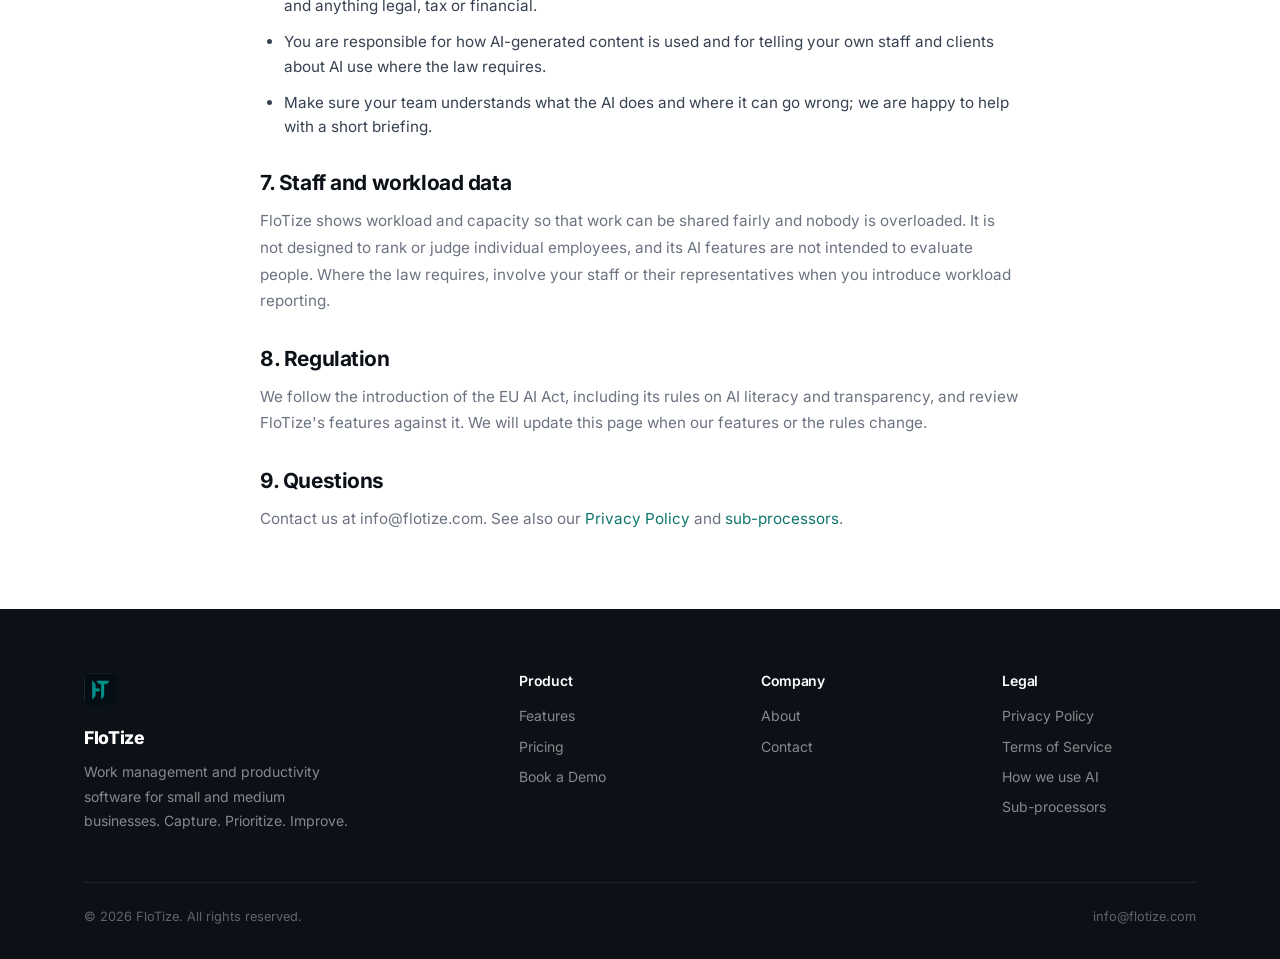
<file: pages/ai.html>
<!DOCTYPE html>
<html lang="en">
<head>
  <meta charset="UTF-8" />
  <meta name="viewport" content="width=device-width, initial-scale=1.0" />
  <title>How FloTize Uses AI — FloTize</title>
  <meta name="description" content="What FloTize’s AI does and does not do, what data it receives, where it runs, how Microsoft handles it, and its limits. Updated October 2026." />
  <link rel="canonical" href="https://www.flotize.com/pages/ai.html" />
  <meta name="theme-color" content="#0C1117" />
  <meta property="og:site_name" content="FloTize" />
  <meta property="og:type" content="website" />
  <meta property="og:title" content="How FloTize Uses AI — FloTize" />
  <meta property="og:description" content="What FloTize’s AI does and does not do, what data it receives, where it runs, how Microsoft handles it, and its limits. Updated October 2026." />
  <meta property="og:url" content="https://www.flotize.com/pages/ai.html" />
  <meta property="og:image" content="https://www.flotize.com/images/og-image.png" />
  <meta property="og:image:width" content="1200" />
  <meta property="og:image:height" content="630" />
  <meta name="twitter:card" content="summary_large_image" />
  <meta name="twitter:title" content="How FloTize Uses AI — FloTize" />
  <meta name="twitter:description" content="What FloTize’s AI does and does not do, what data it receives, where it runs, how Microsoft handles it, and its limits. Updated October 2026." />
  <meta name="twitter:image" content="https://www.flotize.com/images/og-image.png" />
  <link rel="icon" type="image/png" href="/images/fd-mark.png" />
  <link rel="apple-touch-icon" href="/images/fd-mark.png" />
  <link rel="stylesheet" href="../css/style.css" />
  <style>
    .legal-content {
      max-width: 760px;
      margin: 0 auto;
      padding: 4rem 0;
    }
    .legal-content h2 { font-size: 1.3rem; margin: 2rem 0 0.75rem; }
    .legal-content p, .legal-content li { font-size: 0.95rem; margin-bottom: 0.75rem; }
    .legal-content ul { padding-left: 1.5rem; }

    .legal-content table { width: 100%; border-collapse: collapse; margin: 1rem 0 1.5rem; font-size: 0.875rem; }
    .legal-content th, .legal-content td { text-align: left; padding: 0.7rem 0.8rem; border-bottom: 1px solid var(--grey-3); vertical-align: top; color: var(--grey-1); }
    .legal-content th { background: var(--grey-4); font-weight: 600; }
    .table-wrap { overflow-x: auto; }
  </style>
</head>
<body>

<nav class="nav">
  <div class="container">
    <div class="nav-inner">
      <a href="../index.html" class="nav-brand">
        <img src="../images/fd-mark.png" alt="FloTize" width="32" height="32" />
        <span>FloTize</span>
      </a>
      <div class="nav-links">
        <a href="../index.html">Home</a>
        <a href="features.html">Features</a>
        <a href="pricing.html">Pricing</a>
        <a href="about.html">About</a>
        <a href="contact.html">Contact</a>
      </div>
      <div class="nav-cta">
        <a href="demo.html?type=demo" class="btn btn-outline" style="border-color:rgba(255,255,255,0.3);">Book a Demo</a>
        <a href="demo.html?type=trial" class="btn btn-primary">Start Free Trial</a>
      </div>
      <button class="nav-toggle" aria-label="Toggle menu">☰</button>
    </div>
  </div>
</nav>

<div class="container">
  <div class="legal-content">
    <h1>How FloTize uses AI</h1>
    <p style="color:var(--grey-2);margin-bottom:2rem;">Last updated: October 2026</p>

    <p>FloTize uses AI to take routine work off your team. The AI suggests and drafts; your people review and decide. This page explains what the AI does, what it receives, where it runs and what its limits are.</p>

    <h2>1. What the AI does</h2>
    <ul>
      <li><strong>Reads incoming email.</strong> It suggests whether an email is a client request, and proposes a category, job type and contact details with a confidence score. Anything it is unsure about is flagged for a one-click check.</li>
      <li><strong>Drafts replies.</strong> It writes suggested replies using your own knowledge base and past responses. Nothing is sent until a person approves it.</li>
      <li><strong>Summarises your data.</strong> AI Insights describes patterns in your own request data, such as time, cost and workload, and points out what may need attention.</li>
    </ul>

    <h2>2. What the AI does not do</h2>
    <ul>
      <li>It does not send emails to your clients on its own.</li>
      <li>It does not override what an email says. Learned hints about a sender only advise.</li>
      <li>It does not assign requests. Assignment follows rules you set: category, job type, who is eligible, and current workload.</li>
      <li>FloTize is not designed for decisions about hiring, firing, promotion or discipline, and should not be used for them.</li>
    </ul>

    <h2>3. What data the AI receives</h2>
    <ul>
      <li><strong>For classification:</strong> the email subject, the first part of the message body (up to 1,000 characters), your own list of categories and, where useful, hints and similar past examples from your own account.</li>
      <li><strong>For drafting:</strong> the details of the request, relevant entries from your knowledge base and your past replies.</li>
      <li><strong>For insights:</strong> relevant information from your own account.</li>
    </ul>
    <p>Data from one customer account is never sent as context for another.</p>

    <h2>4. Where it runs and how it is handled</h2>
    <p>FloTize uses the Azure OpenAI Service from Microsoft, in a standard deployment in Sweden Central. Under Microsoft's terms, prompts and responses are processed within the geography you specify and may move between regions within it, are not available to other customers or to OpenAI, and are not used to train the underlying models. FloTize does not use your data to train any model.</p>
    <p>Microsoft applies abuse monitoring to the service. Content that is flagged as a potential misuse of the service may be sampled, stored in the same region and reviewed by authorised Microsoft personnel, who are located in the European Economic Area for models sold there. Read Microsoft's own description in <a href="https://learn.microsoft.com/en-us/legal/cognitive-services/openai/data-privacy">Data, privacy and security for Azure OpenAI Service</a>. The provider is listed on our <a href="subprocessors.html">sub-processors</a> page.</p>

    <h2>5. Learning from your corrections</h2>
    <p>When you confirm or change a category, FloTize remembers it for that sender, as a hint for your own account only. You can see, delete or switch off everything it has learned in Settings.</p>

    <h2>6. Accuracy, and your responsibilities</h2>
    <ul>
      <li>AI can be wrong. Check confidence scores, and review every draft before it is sent, especially quotes and anything legal, tax or financial.</li>
      <li>You are responsible for how AI-generated content is used and for telling your own staff and clients about AI use where the law requires.</li>
      <li>Make sure your team understands what the AI does and where it can go wrong; we are happy to help with a short briefing.</li>
    </ul>

    <h2>7. Staff and workload data</h2>
    <p>FloTize shows workload and capacity so that work can be shared fairly and nobody is overloaded. It is not designed to rank or judge individual employees, and its AI features are not intended to evaluate people. Where the law requires, involve your staff or their representatives when you introduce workload reporting.</p>

    <h2>8. Regulation</h2>
    <p>We follow the introduction of the EU AI Act, including its rules on AI literacy and transparency, and review FloTize's features against it. We will update this page when our features or the rules change.</p>

    <h2>9. Questions</h2>
    <p>Contact us at info@flotize.com. See also our <a href="privacy.html">Privacy Policy</a> and <a href="subprocessors.html">sub-processors</a>.</p>
  </div>
</div>

<footer class="footer">
  <div class="container">
    <div class="footer-grid">
      <div class="footer-brand">
        <img src="../images/fd-mark.png" alt="FloTize" width="32" height="32" />
        <div style="font-size:1.1rem;font-weight:800;color:white;letter-spacing:-0.02em;">FloTize</div>
        <p>Work management and productivity software for small and medium businesses. Capture. Prioritize. Improve.</p>
      </div>
      <div class="footer-col">
        <h4>Product</h4>
        <a href="features.html">Features</a>
        <a href="pricing.html">Pricing</a>
        <a href="demo.html?type=demo">Book a Demo</a>
      </div>
      <div class="footer-col">
        <h4>Company</h4>
        <a href="about.html">About</a>
        <a href="contact.html">Contact</a>
      </div>
      <div class="footer-col">
        <h4>Legal</h4>
        <a href="privacy.html">Privacy Policy</a>
        <a href="terms.html">Terms of Service</a>
        <a href="ai.html">How we use AI</a>
        <a href="subprocessors.html">Sub-processors</a>
      </div>
    </div>
    <div class="footer-bottom">
      <span>© 2026 FloTize. All rights reserved.</span>
      <span>info@flotize.com</span>
    </div>
  </div>
</footer>

<script src="../js/main.js"></script>
</body>
</html>
</file>
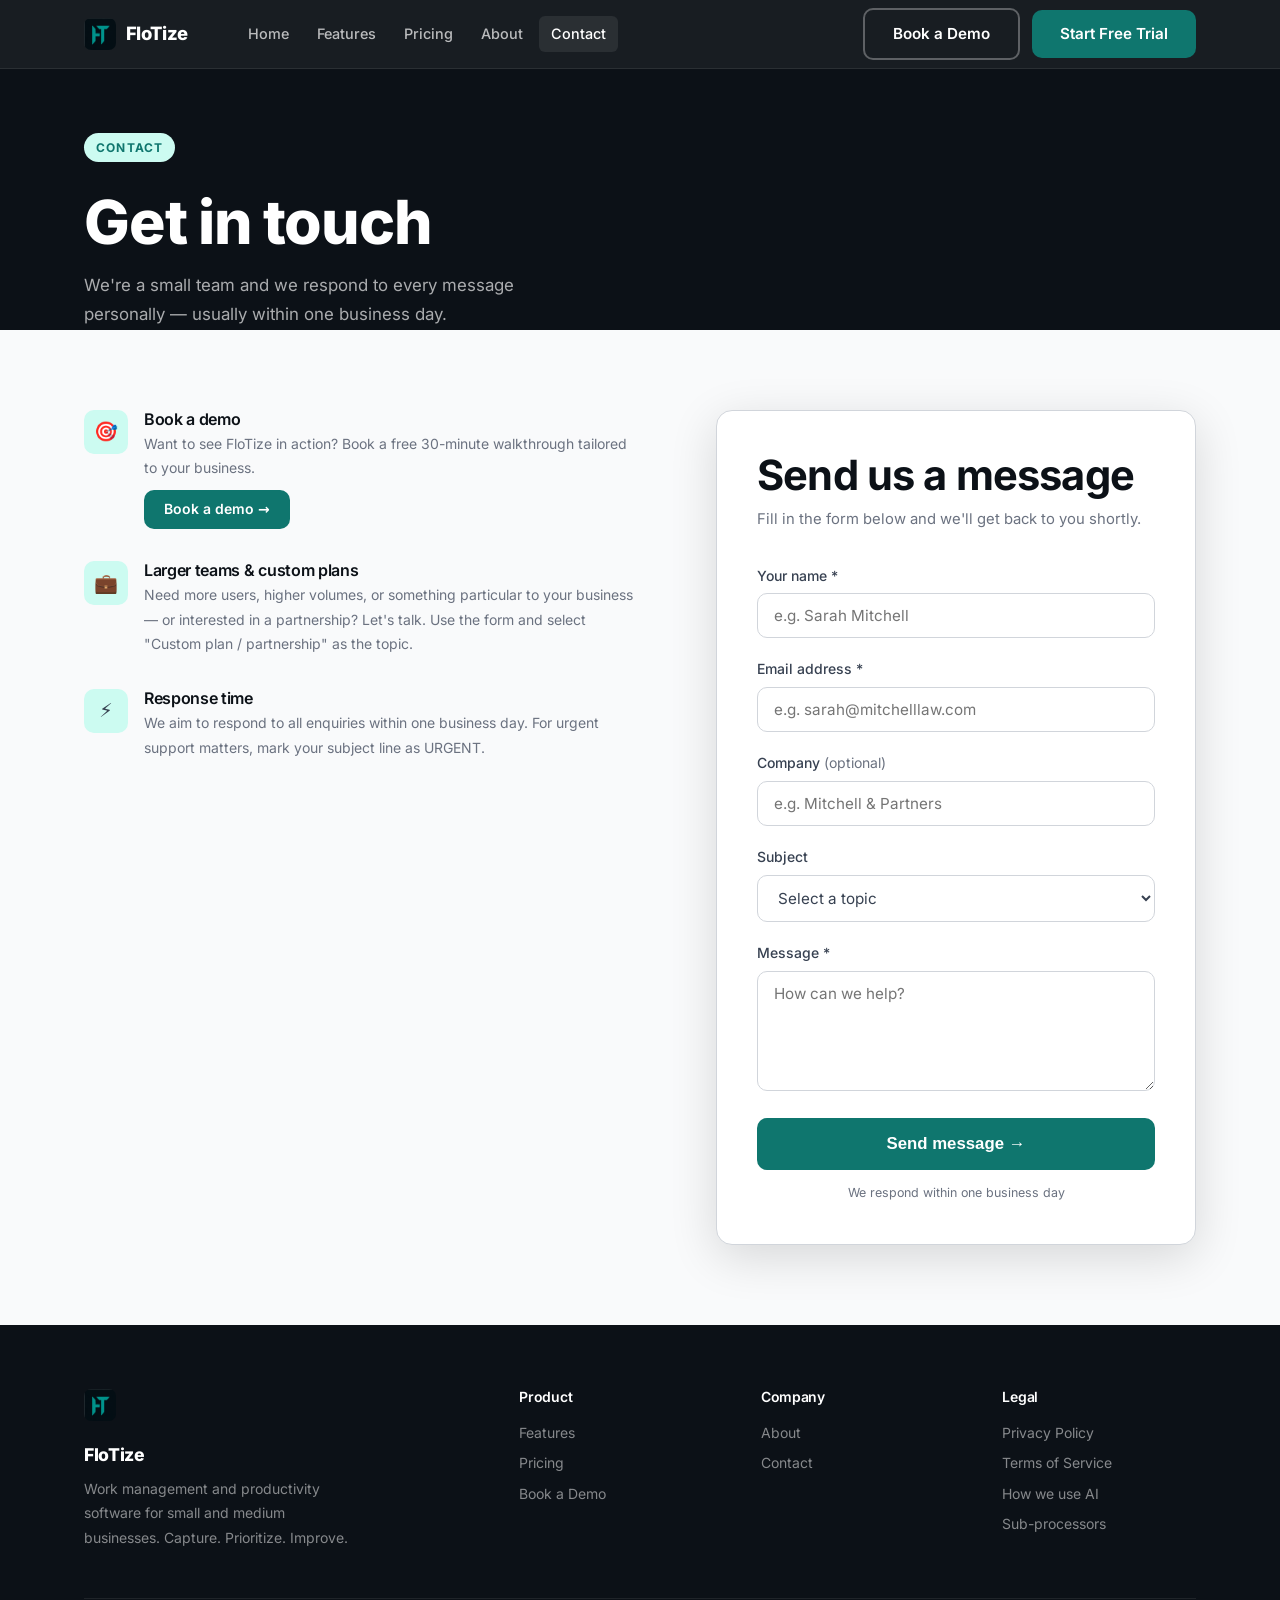
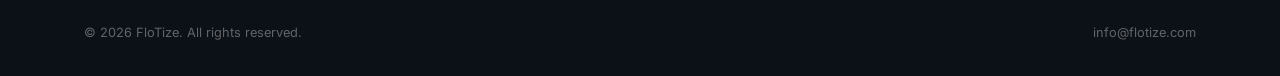
<file: pages/contact.html>
<!DOCTYPE html>
<html lang="en">
<head>
  <meta charset="UTF-8" />
  <meta name="viewport" content="width=device-width, initial-scale=1.0" />
  <title>Contact FloTize — Talk to Our Team</title>
  <meta name="description" content="Get in touch with the FloTize team about a demo, pricing, support or a custom plan. We reply to every message within one business day." />
  <link rel="canonical" href="https://www.flotize.com/pages/contact.html" />
  <meta name="theme-color" content="#0C1117" />
  <meta property="og:site_name" content="FloTize" />
  <meta property="og:type" content="website" />
  <meta property="og:title" content="Contact FloTize — Talk to Our Team" />
  <meta property="og:description" content="Get in touch with the FloTize team about a demo, pricing, support or a custom plan. We reply to every message within one business day." />
  <meta property="og:url" content="https://www.flotize.com/pages/contact.html" />
  <meta property="og:image" content="https://www.flotize.com/images/og-image.png" />
  <meta property="og:image:width" content="1200" />
  <meta property="og:image:height" content="630" />
  <meta name="twitter:card" content="summary_large_image" />
  <meta name="twitter:title" content="Contact FloTize — Talk to Our Team" />
  <meta name="twitter:description" content="Get in touch with the FloTize team about a demo, pricing, support or a custom plan. We reply to every message within one business day." />
  <meta name="twitter:image" content="https://www.flotize.com/images/og-image.png" />
  <link rel="icon" type="image/png" href="/images/fd-mark.png" />
  <link rel="apple-touch-icon" href="/images/fd-mark.png" />
  <link rel="stylesheet" href="../css/style.css" />
  <style>
    .contact-layout {
      display: grid;
      grid-template-columns: 1fr 480px;
      gap: 5rem;
      align-items: start;
      padding: 5rem 0;
    }
    .contact-method {
      display: flex;
      align-items: flex-start;
      gap: 1rem;
      margin-bottom: 2rem;
    }
    .contact-method-icon {
      width: 44px;
      height: 44px;
      border-radius: 10px;
      background: var(--teal-pale);
      display: flex;
      align-items: center;
      justify-content: center;
      font-size: 1.2rem;
      flex-shrink: 0;
    }
    .contact-method h4 { margin-bottom: 0.2rem; }
    .contact-method p { font-size: 0.875rem; margin-bottom: 0; }
    .contact-form-card {
      background: white;
      border-radius: var(--radius-lg);
      padding: 2.5rem;
      box-shadow: var(--shadow-lg);
      border: 1px solid var(--grey-3);
    }
    @media (max-width: 900px) {
      .contact-layout { grid-template-columns: 1fr; gap: 3rem; }
    }
  </style>
</head>
<body>

<nav class="nav">
  <div class="container">
    <div class="nav-inner">
      <a href="../index.html" class="nav-brand">
        <img src="../images/fd-mark.png" alt="FloTize" width="32" height="32" />
        <span>FloTize</span>
      </a>
      <div class="nav-links">
        <a href="../index.html">Home</a>
        <a href="features.html">Features</a>
        <a href="pricing.html">Pricing</a>
        <a href="about.html">About</a>
        <a href="contact.html" class="active">Contact</a>
      </div>
      <div class="nav-cta">
        <a href="demo.html?type=demo" class="btn btn-outline" style="border-color:rgba(255,255,255,0.3);">Book a Demo</a>
        <a href="demo.html?type=trial" class="btn btn-primary">Start Free Trial</a>
      </div>
      <button class="nav-toggle" aria-label="Toggle menu">☰</button>
    </div>
  </div>
</nav>

<div style="background:var(--dark);padding:4rem 0 0;">
  <div class="container">
    <span class="section-label">Contact</span>
    <h1 style="color:white;margin-top:0.5rem;">Get in touch</h1>
    <p style="color:rgba(255,255,255,0.65);font-size:1.05rem;max-width:480px;margin-top:0.75rem;">We're a small team and we respond to every message personally — usually within one business day.</p>
  </div>
</div>

<div style="background:var(--grey-4);">
  <div class="container">
    <div class="contact-layout">

      <div>
        <div class="contact-method">
          <div class="contact-method-icon">🎯</div>
          <div>
            <h4>Book a demo</h4>
            <p>Want to see FloTize in action? Book a free 30-minute walkthrough tailored to your business.</p>
            <a href="demo.html?type=demo" class="btn btn-primary" style="margin-top:0.6rem;font-size:0.875rem;padding:0.5rem 1.25rem;">Book a demo →</a>
          </div>
        </div>

        <div class="contact-method">
          <div class="contact-method-icon">💼</div>
          <div>
            <h4>Larger teams &amp; custom plans</h4>
            <p>Need more users, higher volumes, or something particular to your business — or interested in a partnership? Let's talk. Use the form and select "Custom plan / partnership" as the topic.</p>
          </div>
        </div>

        <div class="contact-method">
          <div class="contact-method-icon">⚡</div>
          <div>
            <h4>Response time</h4>
            <p>We aim to respond to all enquiries within one business day. For urgent support matters, mark your subject line as URGENT.</p>
          </div>
        </div>
      </div>

      <div>
        <div class="contact-form-card" id="contact-form">
          <h2 style="margin-bottom:0.4rem;">Send us a message</h2>
          <p style="margin-bottom:2rem;font-size:0.925rem;">Fill in the form below and we'll get back to you shortly.</p>

          <form id="demo-form">
            <div style="position:absolute;left:-9999px;width:1px;height:1px;overflow:hidden;" aria-hidden="true"><label for="website">Leave this field empty</label><input type="text" id="website" tabindex="-1" autocomplete="off" /></div>
            <div class="form-group">
              <label for="name">Your name *</label>
              <input type="text" id="name" placeholder="e.g. Sarah Mitchell" required />
            </div>
            <div class="form-group">
              <label for="email">Email address *</label>
              <input type="email" id="email" placeholder="e.g. sarah@mitchelllaw.com" required />
            </div>
            <div class="form-group">
              <label for="company">Company <span style="color:var(--grey-2);font-weight:400;">(optional)</span></label>
              <input type="text" id="company" placeholder="e.g. Mitchell &amp; Partners" />
            </div>
            <div class="form-group">
              <label for="subject">Subject</label>
              <select id="subject">
                <option value="">Select a topic</option>
                <option>General enquiry</option>
                <option>Book a demo</option>
                <option>Pricing question</option>
                <option>Technical support</option>
                <option>Custom plan / partnership</option>
                <option>Other</option>
              </select>
            </div>
            <div class="form-group">
              <label for="message">Message *</label>
              <textarea id="message" placeholder="How can we help?" required></textarea>
            </div>
            <button type="submit" class="btn btn-primary btn-lg" style="width:100%;justify-content:center;">
              Send message →
            </button>
            <p style="font-size:0.78rem;text-align:center;margin-top:0.75rem;color:var(--grey-2);">We respond within one business day</p>
          </form>
        </div>
      </div>

    </div>
  </div>
</div>

<footer class="footer">
  <div class="container">
    <div class="footer-grid">
      <div class="footer-brand">
        <img src="../images/fd-mark.png" alt="FloTize" width="32" height="32" />
        <div style="font-size:1.1rem;font-weight:800;color:white;letter-spacing:-0.02em;">FloTize</div>
        <p>Work management and productivity software for small and medium businesses. Capture. Prioritize. Improve.</p>
      </div>
      <div class="footer-col">
        <h4>Product</h4>
        <a href="features.html">Features</a>
        <a href="pricing.html">Pricing</a>
        <a href="demo.html?type=demo">Book a Demo</a>
      </div>
      <div class="footer-col">
        <h4>Company</h4>
        <a href="about.html">About</a>
        <a href="contact.html">Contact</a>
      </div>
      <div class="footer-col">
        <h4>Legal</h4>
        <a href="privacy.html">Privacy Policy</a>
        <a href="terms.html">Terms of Service</a>
        <a href="ai.html">How we use AI</a>
        <a href="subprocessors.html">Sub-processors</a>
      </div>
    </div>
    <div class="footer-bottom">
      <span>© 2026 FloTize. All rights reserved.</span>
      <span>info@flotize.com</span>
    </div>
  </div>
</footer>

<script src="../js/main.js"></script>
</body>
</html>
</file>
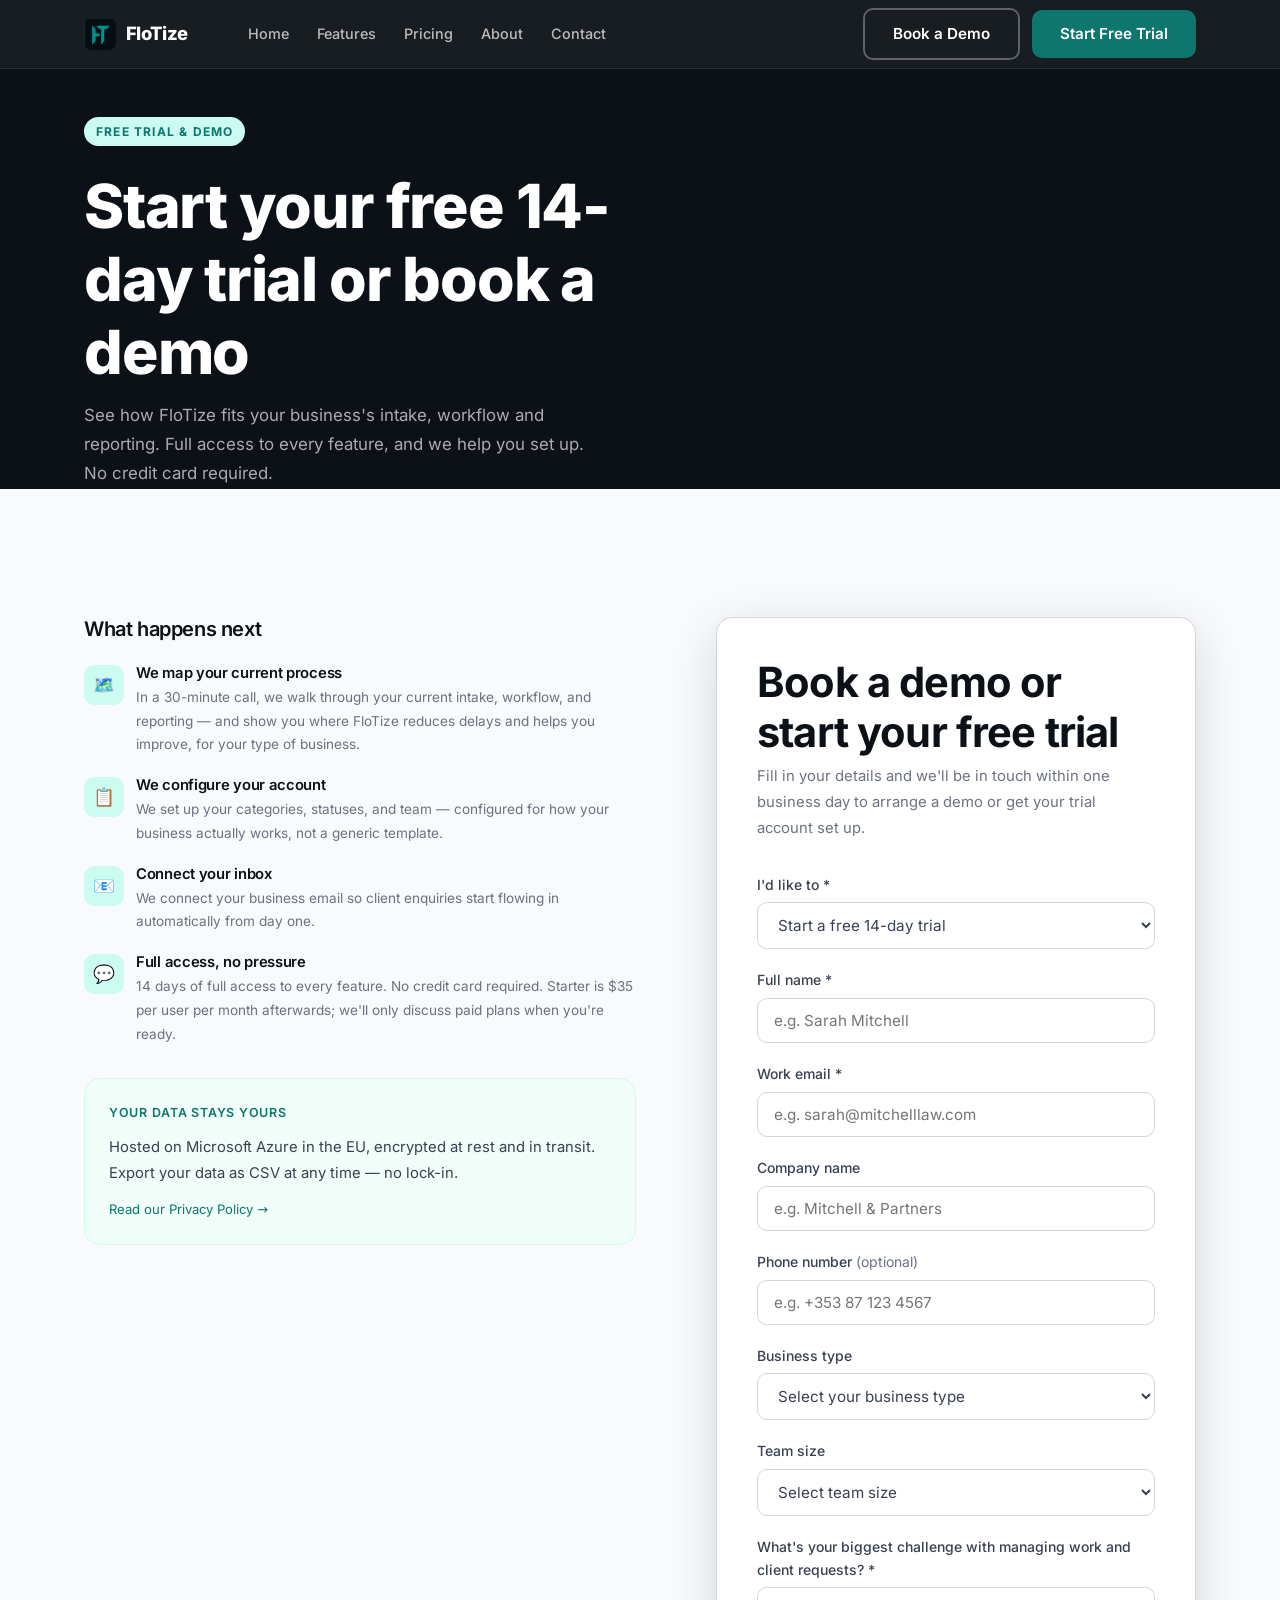
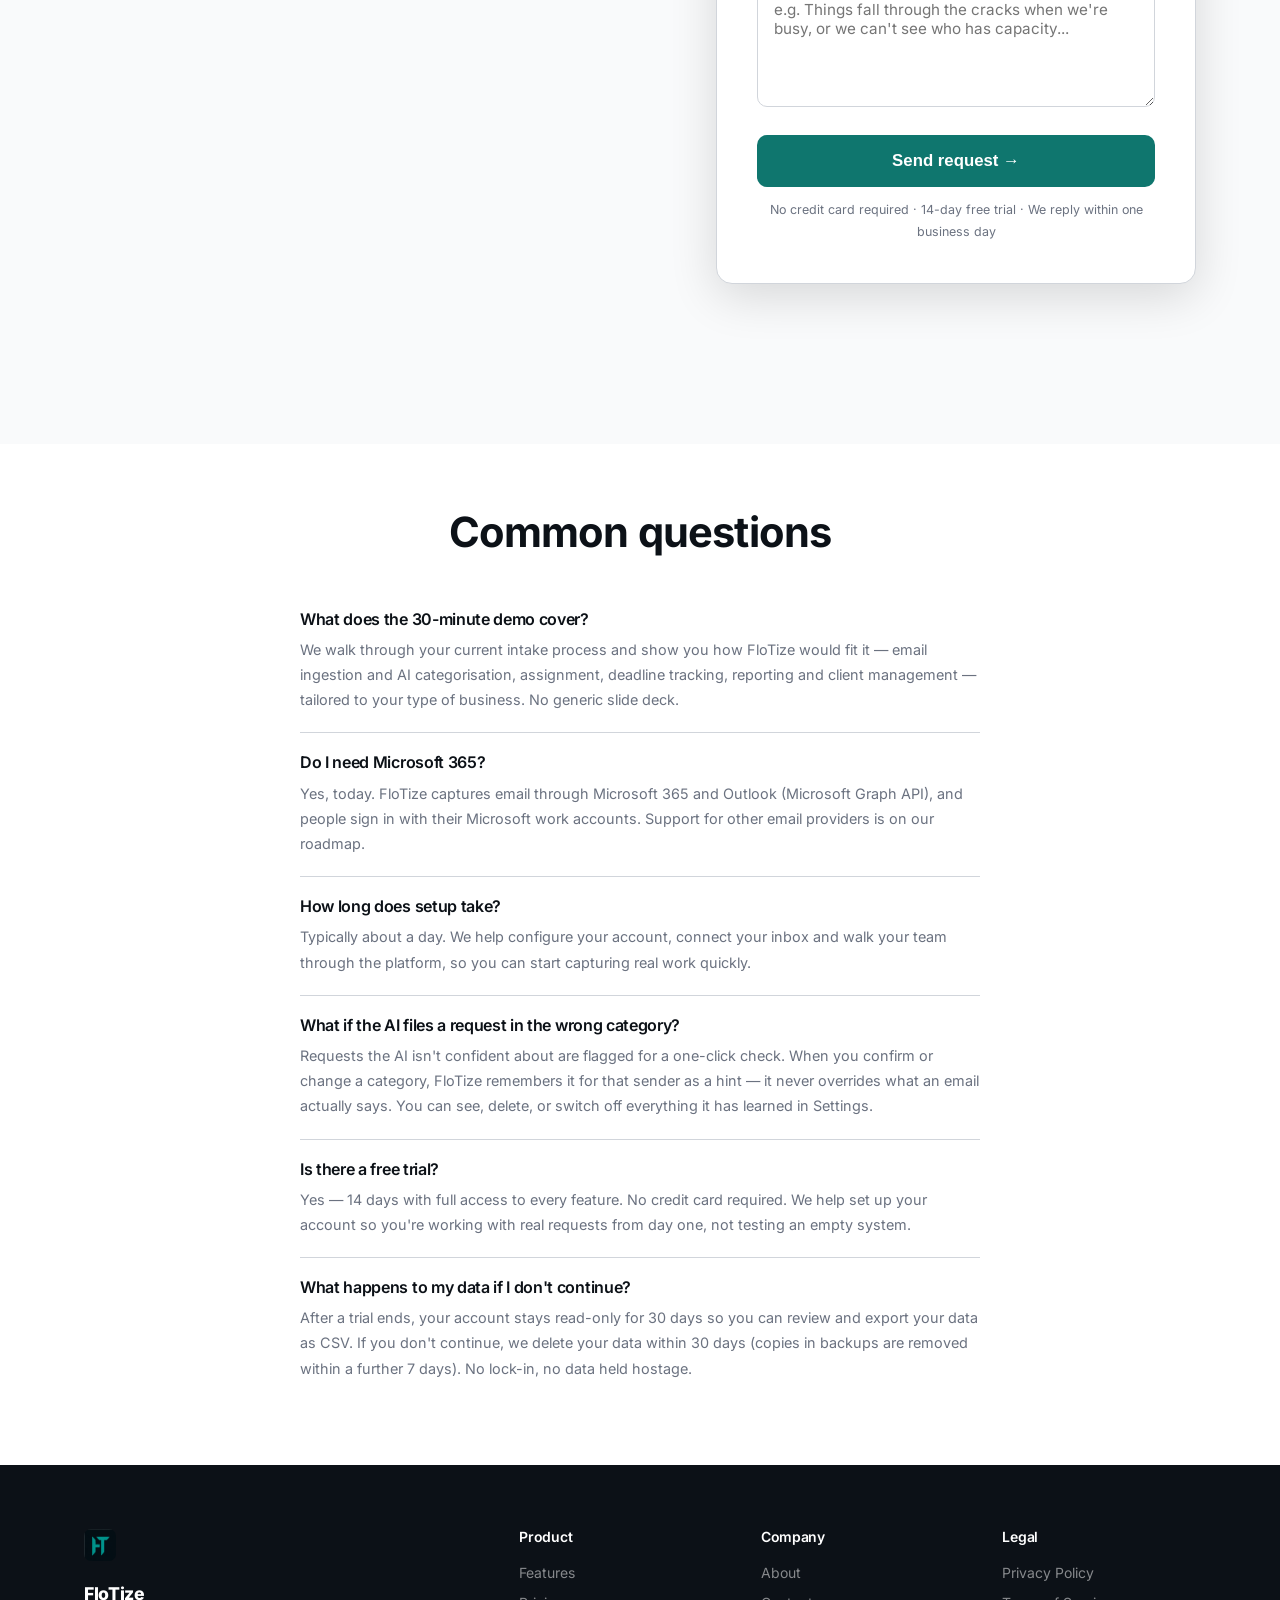
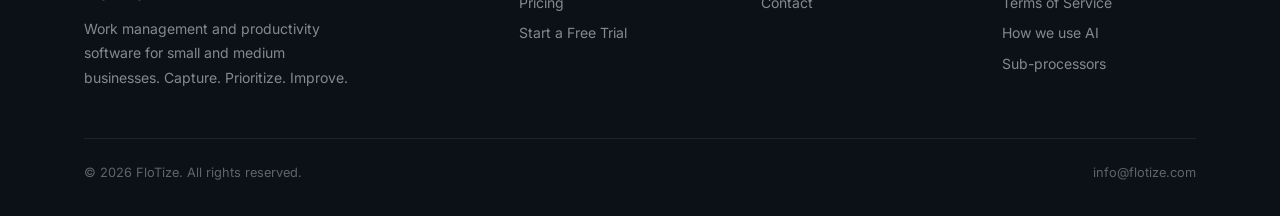
<file: pages/demo.html>
<!DOCTYPE html>
<html lang="en">
<head>
  <meta charset="UTF-8" />
  <meta name="viewport" content="width=device-width, initial-scale=1.0" />
  <title>Free 14-Day Trial &amp; Demo — FloTize</title>
  <meta name="description" content="Start a free 14-day FloTize trial or book a 30-minute demo. No credit card required. Work management and productivity software for small and medium businesses." />
  <link rel="canonical" href="https://www.flotize.com/pages/demo.html" />
  <meta name="theme-color" content="#0C1117" />
  <meta property="og:site_name" content="FloTize" />
  <meta property="og:type" content="website" />
  <meta property="og:title" content="Free 14-Day Trial &amp; Demo — FloTize" />
  <meta property="og:description" content="Start a free 14-day FloTize trial or book a 30-minute demo. No credit card required. Work management and productivity software for small and medium businesses." />
  <meta property="og:url" content="https://www.flotize.com/pages/demo.html" />
  <meta property="og:image" content="https://www.flotize.com/images/og-image.png" />
  <meta property="og:image:width" content="1200" />
  <meta property="og:image:height" content="630" />
  <meta name="twitter:card" content="summary_large_image" />
  <meta name="twitter:title" content="Free 14-Day Trial &amp; Demo — FloTize" />
  <meta name="twitter:description" content="Start a free 14-day FloTize trial or book a 30-minute demo. No credit card required. Work management and productivity software for small and medium businesses." />
  <meta name="twitter:image" content="https://www.flotize.com/images/og-image.png" />
  <link rel="icon" type="image/png" href="/images/fd-mark.png" />
  <link rel="apple-touch-icon" href="/images/fd-mark.png" />
  <link rel="stylesheet" href="../css/style.css" />
  <style>
    .demo-layout {
      display: grid;
      grid-template-columns: 1fr 480px;
      gap: 5rem;
      align-items: start;
      padding: 5rem 0;
    }
    .demo-form-card {
      background: white;
      border-radius: var(--radius-lg);
      padding: 2.5rem;
      box-shadow: var(--shadow-lg);
      border: 1px solid var(--grey-3);
    }
    .demo-form-card h2 { margin-bottom: 0.4rem; }
    .demo-form-card > p { margin-bottom: 2rem; font-size: 0.925rem; }
    .what-to-expect li {
      display: flex;
      align-items: flex-start;
      gap: 0.75rem;
      margin-bottom: 1.25rem;
    }
    .expect-icon {
      width: 40px;
      height: 40px;
      border-radius: 10px;
      background: var(--teal-pale);
      display: flex;
      align-items: center;
      justify-content: center;
      font-size: 1.1rem;
      flex-shrink: 0;
    }
    .expect-text h4 { font-size: 0.925rem; margin-bottom: 0.2rem; }
    .expect-text p { font-size: 0.85rem; }
    @media (max-width: 900px) {
      .demo-layout { grid-template-columns: 1fr; gap: 3rem; }
    }
  </style>
</head>
<body>

<nav class="nav">
  <div class="container">
    <div class="nav-inner">
      <a href="../index.html" class="nav-brand">
        <img src="../images/fd-mark.png" alt="FloTize" width="32" height="32" />
        <span>FloTize</span>
      </a>
      <div class="nav-links">
        <a href="../index.html">Home</a>
        <a href="features.html">Features</a>
        <a href="pricing.html">Pricing</a>
        <a href="about.html">About</a>
        <a href="contact.html">Contact</a>
      </div>
      <div class="nav-cta">
        <a href="demo.html?type=demo" class="btn btn-outline" style="border-color:rgba(255,255,255,0.3);">Book a Demo</a>
        <a href="demo.html?type=trial" class="btn btn-primary">Start Free Trial</a>
      </div>
      <button class="nav-toggle" aria-label="Toggle menu">☰</button>
    </div>
  </div>
</nav>

<div style="background:var(--dark);padding:3rem 0 0;">
  <div class="container">
    <span class="section-label">Free Trial &amp; Demo</span>
    <h1 style="color:white;max-width:620px;margin-top:0.5rem;">Start your free 14-day trial or book a demo</h1>
    <p style="color:rgba(255,255,255,0.65);font-size:1.05rem;max-width:520px;margin-top:0.75rem;">See how FloTize fits your business's intake, workflow and reporting. Full access to every feature, and we help you set up. No credit card required.</p>
  </div>
</div>

<section style="background:var(--grey-4);padding:0 0 5rem;">
  <div class="container">
    <div class="demo-layout">

      <div>
        <h3 style="margin-bottom:1.5rem;margin-top:3rem;">What happens next</h3>
        <ul class="what-to-expect" style="list-style:none;">
          <li>
            <div class="expect-icon">🗺️</div>
            <div class="expect-text">
              <h4>We map your current process</h4>
              <p>In a 30-minute call, we walk through your current intake, workflow, and reporting — and show you where FloTize reduces delays and helps you improve, for your type of business.</p>
            </div>
          </li>
          <li>
            <div class="expect-icon">📋</div>
            <div class="expect-text">
              <h4>We configure your account</h4>
              <p>We set up your categories, statuses, and team — configured for how your business actually works, not a generic template.</p>
            </div>
          </li>
          <li>
            <div class="expect-icon">📧</div>
            <div class="expect-text">
              <h4>Connect your inbox</h4>
              <p>We connect your business email so client enquiries start flowing in automatically from day one.</p>
            </div>
          </li>
          <li>
            <div class="expect-icon">💬</div>
            <div class="expect-text">
              <h4>Full access, no pressure</h4>
              <p>14 days of full access to every feature. No credit card required. Starter is $35 per user per month afterwards; we'll only discuss paid plans when you're ready.</p>
            </div>
          </li>
        </ul>

        <div style="background:var(--teal-mist);border-radius:var(--radius-lg);padding:1.5rem;border:1px solid var(--teal-pale);margin-top:2rem;">
          <div style="font-size:0.78rem;font-weight:600;color:var(--teal);text-transform:uppercase;letter-spacing:0.06em;margin-bottom:0.75rem;">Your data stays yours</div>
          <p style="font-size:0.925rem;color:var(--grey-1);margin-bottom:0.75rem;">Hosted on Microsoft Azure in the EU, encrypted at rest and in transit. Export your data as CSV at any time — no lock-in.</p>
          <div style="font-size:0.82rem;"><a href="privacy.html">Read our Privacy Policy →</a></div>
        </div>
      </div>

      <div>
        <div class="demo-form-card" style="margin-top:3rem;">
          <h2>Book a demo or start your free trial</h2>
          <p>Fill in your details and we'll be in touch within one business day to arrange a demo or get your trial account set up.</p>

          <form id="demo-form">
            <div style="position:absolute;left:-9999px;width:1px;height:1px;overflow:hidden;" aria-hidden="true"><label for="website">Leave this field empty</label><input type="text" id="website" tabindex="-1" autocomplete="off" /></div>
            <div class="form-group">
              <label for="request-kind">I'd like to *</label>
              <select id="request-kind" required>
                <option value="trial">Start a free 14-day trial</option>
                <option value="demo">Book a 30-minute demo</option>
              </select>
            </div>
            <div class="form-group">
              <label for="name">Full name *</label>
              <input type="text" id="name" placeholder="e.g. Sarah Mitchell" required />
            </div>
            <div class="form-group">
              <label for="email">Work email *</label>
              <input type="email" id="email" placeholder="e.g. sarah@mitchelllaw.com" required />
            </div>
            <div class="form-group">
              <label for="company">Company name</label>
              <input type="text" id="company" placeholder="e.g. Mitchell &amp; Partners" />
            </div>
            <div class="form-group">
              <label for="phone">Phone number <span style="color:var(--grey-2);font-weight:400;">(optional)</span></label>
              <input type="tel" id="phone" placeholder="e.g. +353 87 123 4567" />
            </div>
            <div class="form-group">
              <label for="business-type">Business type</label>
              <select id="business-type">
                <option value="">Select your business type</option>
                <option>Accountancy / bookkeeping</option>
                <option>Legal practice</option>
                <option>Consultancy / agency</option>
                <option>Property / estate agency</option>
                <option>Financial services</option>
                <option>Architecture / design</option>
                <option>Trades / field services</option>
                <option>IT / managed services</option>
                <option>Other</option>
              </select>
            </div>
            <div class="form-group">
              <label for="team-size">Team size</label>
              <select id="team-size">
                <option value="">Select team size</option>
                <option>Just me</option>
                <option>2–5 people</option>
                <option>6–15 people</option>
                <option>16–30 people</option>
                <option>30+ people</option>
              </select>
            </div>
            <div class="form-group">
              <label for="message">What's your biggest challenge with managing work and client requests? *</label>
              <textarea id="message" placeholder="e.g. Things fall through the cracks when we're busy, or we can't see who has capacity..." required></textarea>
            </div>
            <button type="submit" class="btn btn-primary btn-lg" style="width:100%;justify-content:center;">
              Send request →
            </button>
            <p style="font-size:0.78rem;text-align:center;margin-top:0.75rem;color:var(--grey-2);">No credit card required · 14-day free trial · We reply within one business day</p>
          </form>
        </div>
      </div>

    </div>
  </div>
</section>

<section class="section" style="padding:4rem 0;">
  <div class="container">
    <div style="max-width:680px;margin:0 auto;">
      <h2 style="text-align:center;margin-bottom:2rem;">Common questions</h2>
      <div class="faq-item" style="border-bottom:1px solid var(--grey-3);padding:1.25rem 0;">
        <h4 style="font-size:1rem;margin-bottom:0.5rem;color:var(--dark);">What does the 30-minute demo cover?</h4>
        <p style="font-size:0.9rem;">We walk through your current intake process and show you how FloTize would fit it — email ingestion and AI categorisation, assignment, deadline tracking, reporting and client management — tailored to your type of business. No generic slide deck.</p>
      </div>
      <div class="faq-item" style="border-bottom:1px solid var(--grey-3);padding:1.25rem 0;">
        <h4 style="font-size:1rem;margin-bottom:0.5rem;color:var(--dark);">Do I need Microsoft 365?</h4>
        <p style="font-size:0.9rem;">Yes, today. FloTize captures email through Microsoft 365 and Outlook (Microsoft Graph API), and people sign in with their Microsoft work accounts. Support for other email providers is on our roadmap.</p>
      </div>
      <div class="faq-item" style="border-bottom:1px solid var(--grey-3);padding:1.25rem 0;">
        <h4 style="font-size:1rem;margin-bottom:0.5rem;color:var(--dark);">How long does setup take?</h4>
        <p style="font-size:0.9rem;">Typically about a day. We help configure your account, connect your inbox and walk your team through the platform, so you can start capturing real work quickly.</p>
      </div>
      <div class="faq-item" style="border-bottom:1px solid var(--grey-3);padding:1.25rem 0;">
        <h4 style="font-size:1rem;margin-bottom:0.5rem;color:var(--dark);">What if the AI files a request in the wrong category?</h4>
        <p style="font-size:0.9rem;">Requests the AI isn't confident about are flagged for a one-click check. When you confirm or change a category, FloTize remembers it for that sender as a hint — it never overrides what an email actually says. You can see, delete, or switch off everything it has learned in Settings.</p>
      </div>
      <div class="faq-item" style="border-bottom:1px solid var(--grey-3);padding:1.25rem 0;">
        <h4 style="font-size:1rem;margin-bottom:0.5rem;color:var(--dark);">Is there a free trial?</h4>
        <p style="font-size:0.9rem;">Yes — 14 days with full access to every feature. No credit card required. We help set up your account so you're working with real requests from day one, not testing an empty system.</p>
      </div>
      <div class="faq-item" style="padding:1.25rem 0;">
        <h4 style="font-size:1rem;margin-bottom:0.5rem;color:var(--dark);">What happens to my data if I don't continue?</h4>
        <p style="font-size:0.9rem;">After a trial ends, your account stays read-only for 30 days so you can review and export your data as CSV. If you don't continue, we delete your data within 30 days (copies in backups are removed within a further 7 days). No lock-in, no data held hostage.</p>
      </div>
    </div>
  </div>
</section>

<footer class="footer">
  <div class="container">
    <div class="footer-grid">
      <div class="footer-brand">
        <img src="../images/fd-mark.png" alt="FloTize" width="32" height="32" />
        <div style="font-size:1.1rem;font-weight:800;color:white;letter-spacing:-0.02em;">FloTize</div>
        <p>Work management and productivity software for small and medium businesses. Capture. Prioritize. Improve.</p>
      </div>
      <div class="footer-col">
        <h4>Product</h4>
        <a href="features.html">Features</a>
        <a href="pricing.html">Pricing</a>
        <a href="demo.html?type=trial">Start a Free Trial</a>
      </div>
      <div class="footer-col">
        <h4>Company</h4>
        <a href="about.html">About</a>
        <a href="contact.html">Contact</a>
      </div>
      <div class="footer-col">
        <h4>Legal</h4>
        <a href="privacy.html">Privacy Policy</a>
        <a href="terms.html">Terms of Service</a>
        <a href="ai.html">How we use AI</a>
        <a href="subprocessors.html">Sub-processors</a>
      </div>
    </div>
    <div class="footer-bottom">
      <span>© 2026 FloTize. All rights reserved.</span>
      <span>info@flotize.com</span>
    </div>
  </div>
</footer>

<script src="../js/main.js"></script>
</body>
</html>
</file>
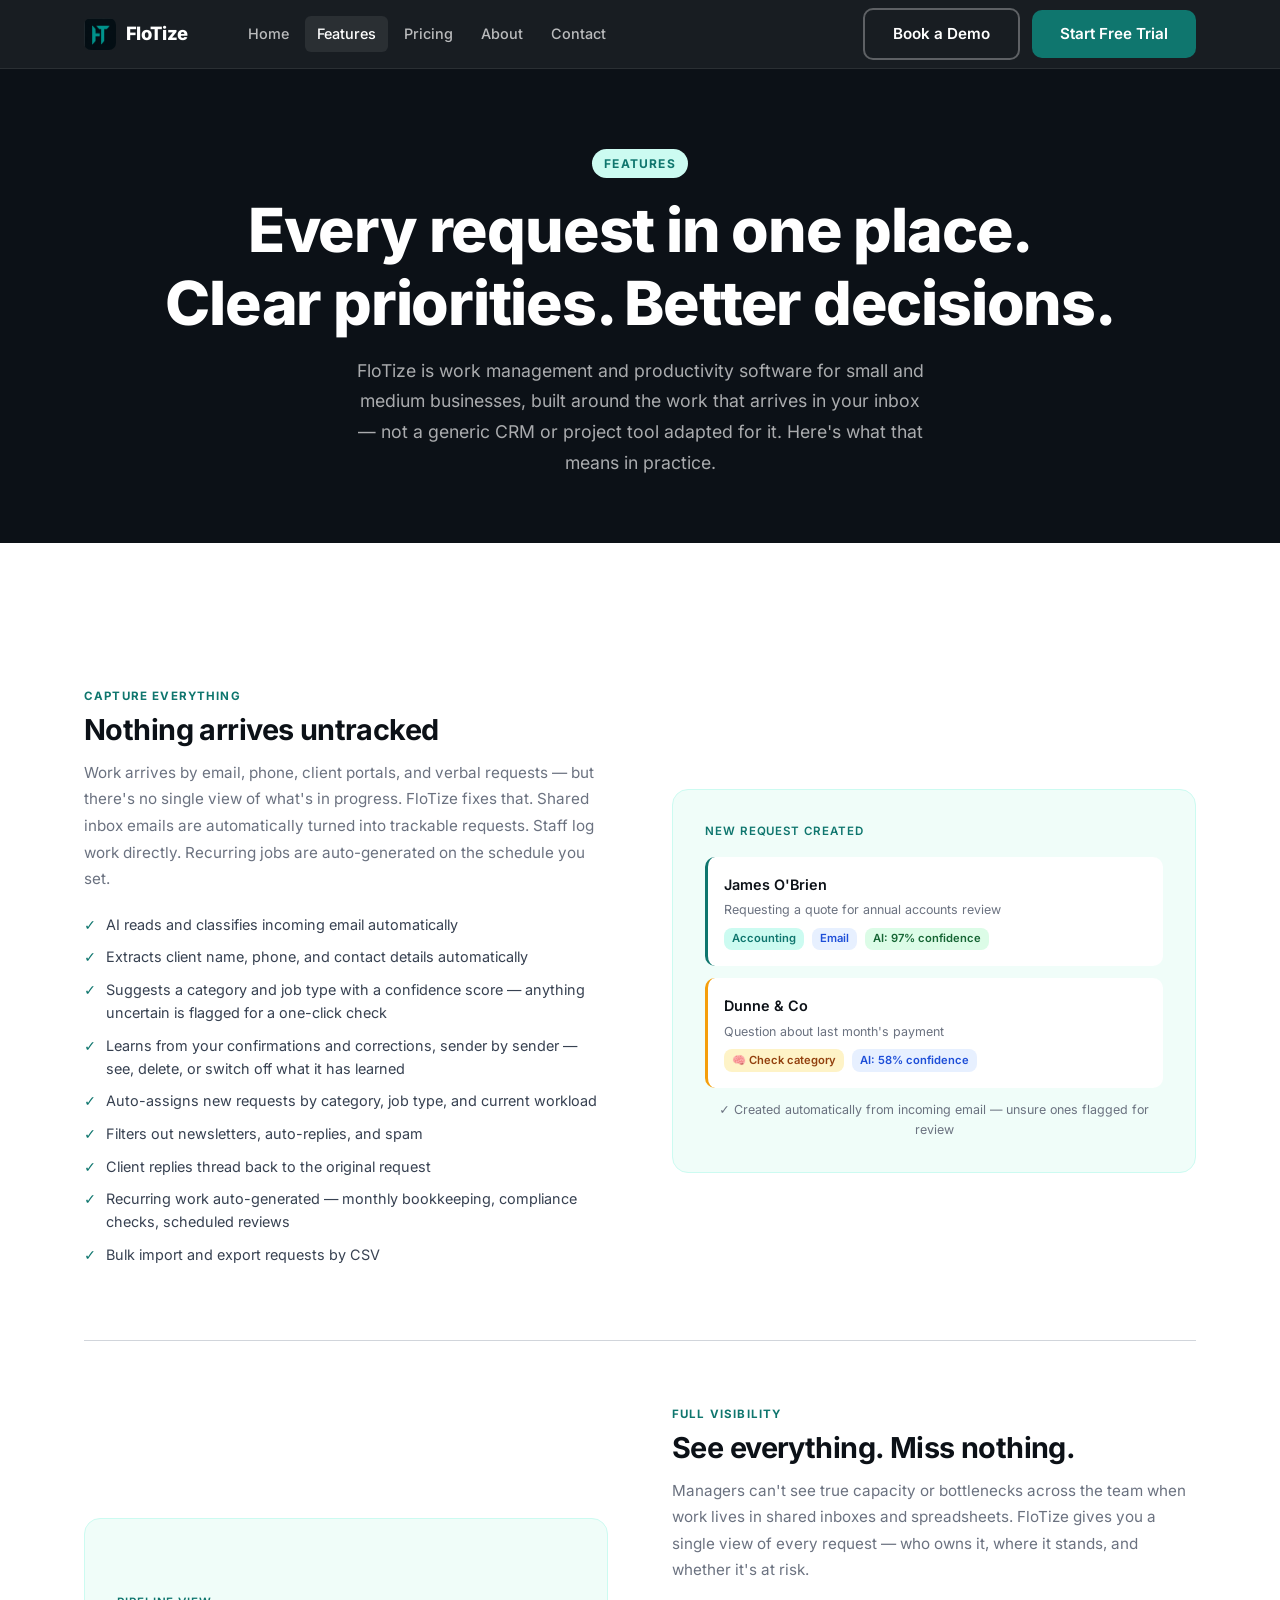
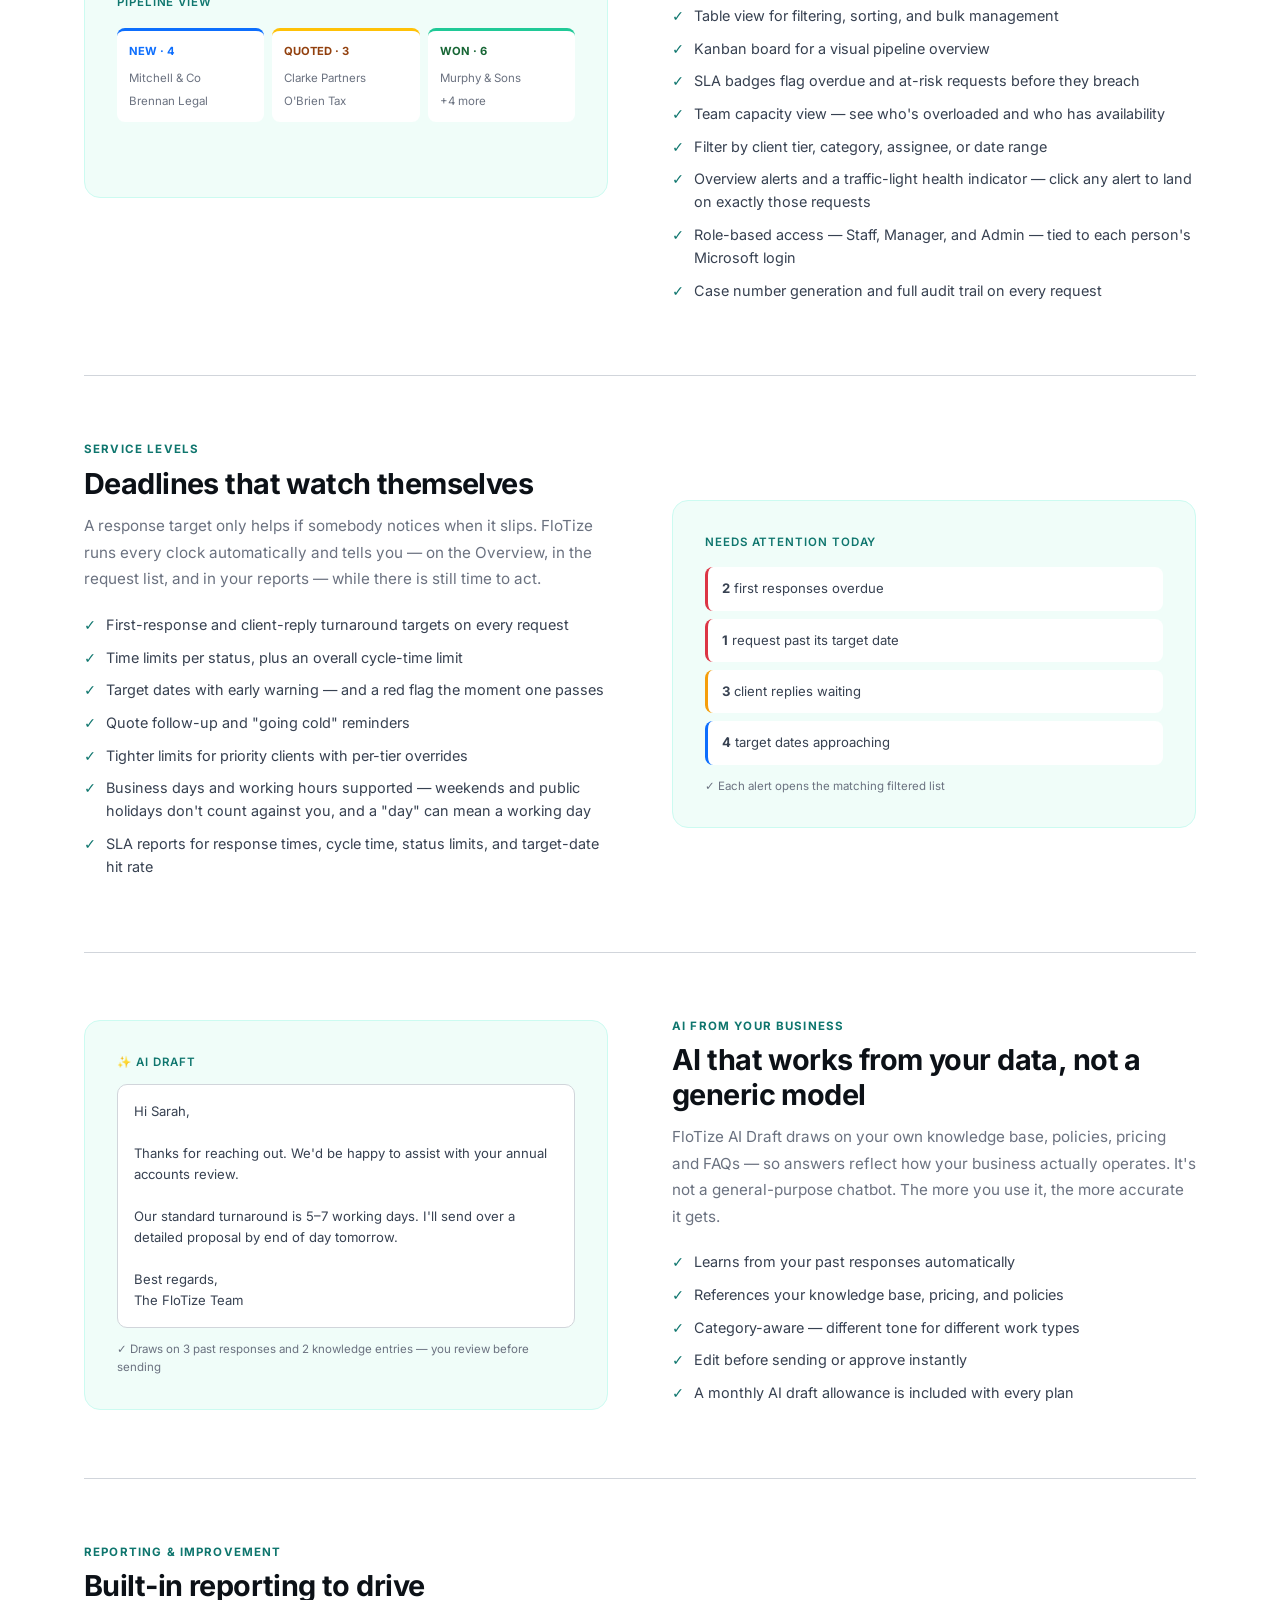
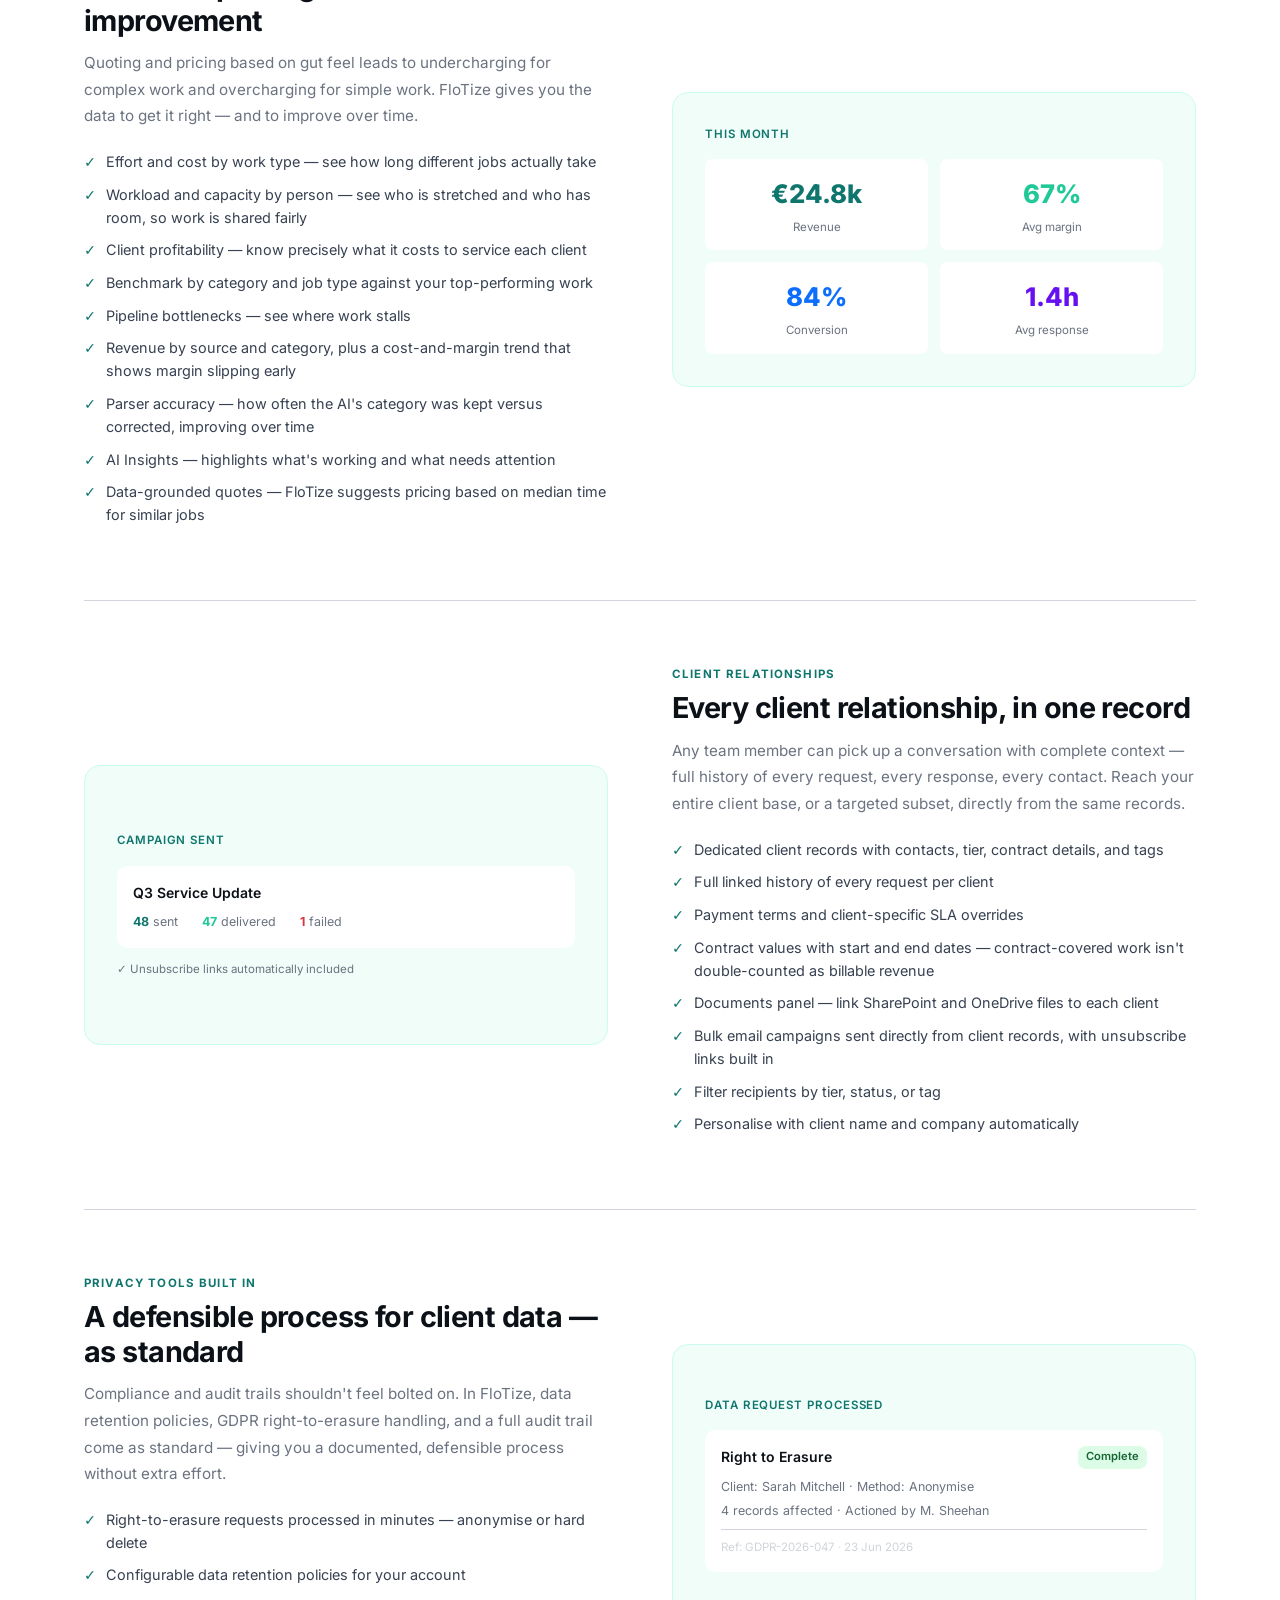
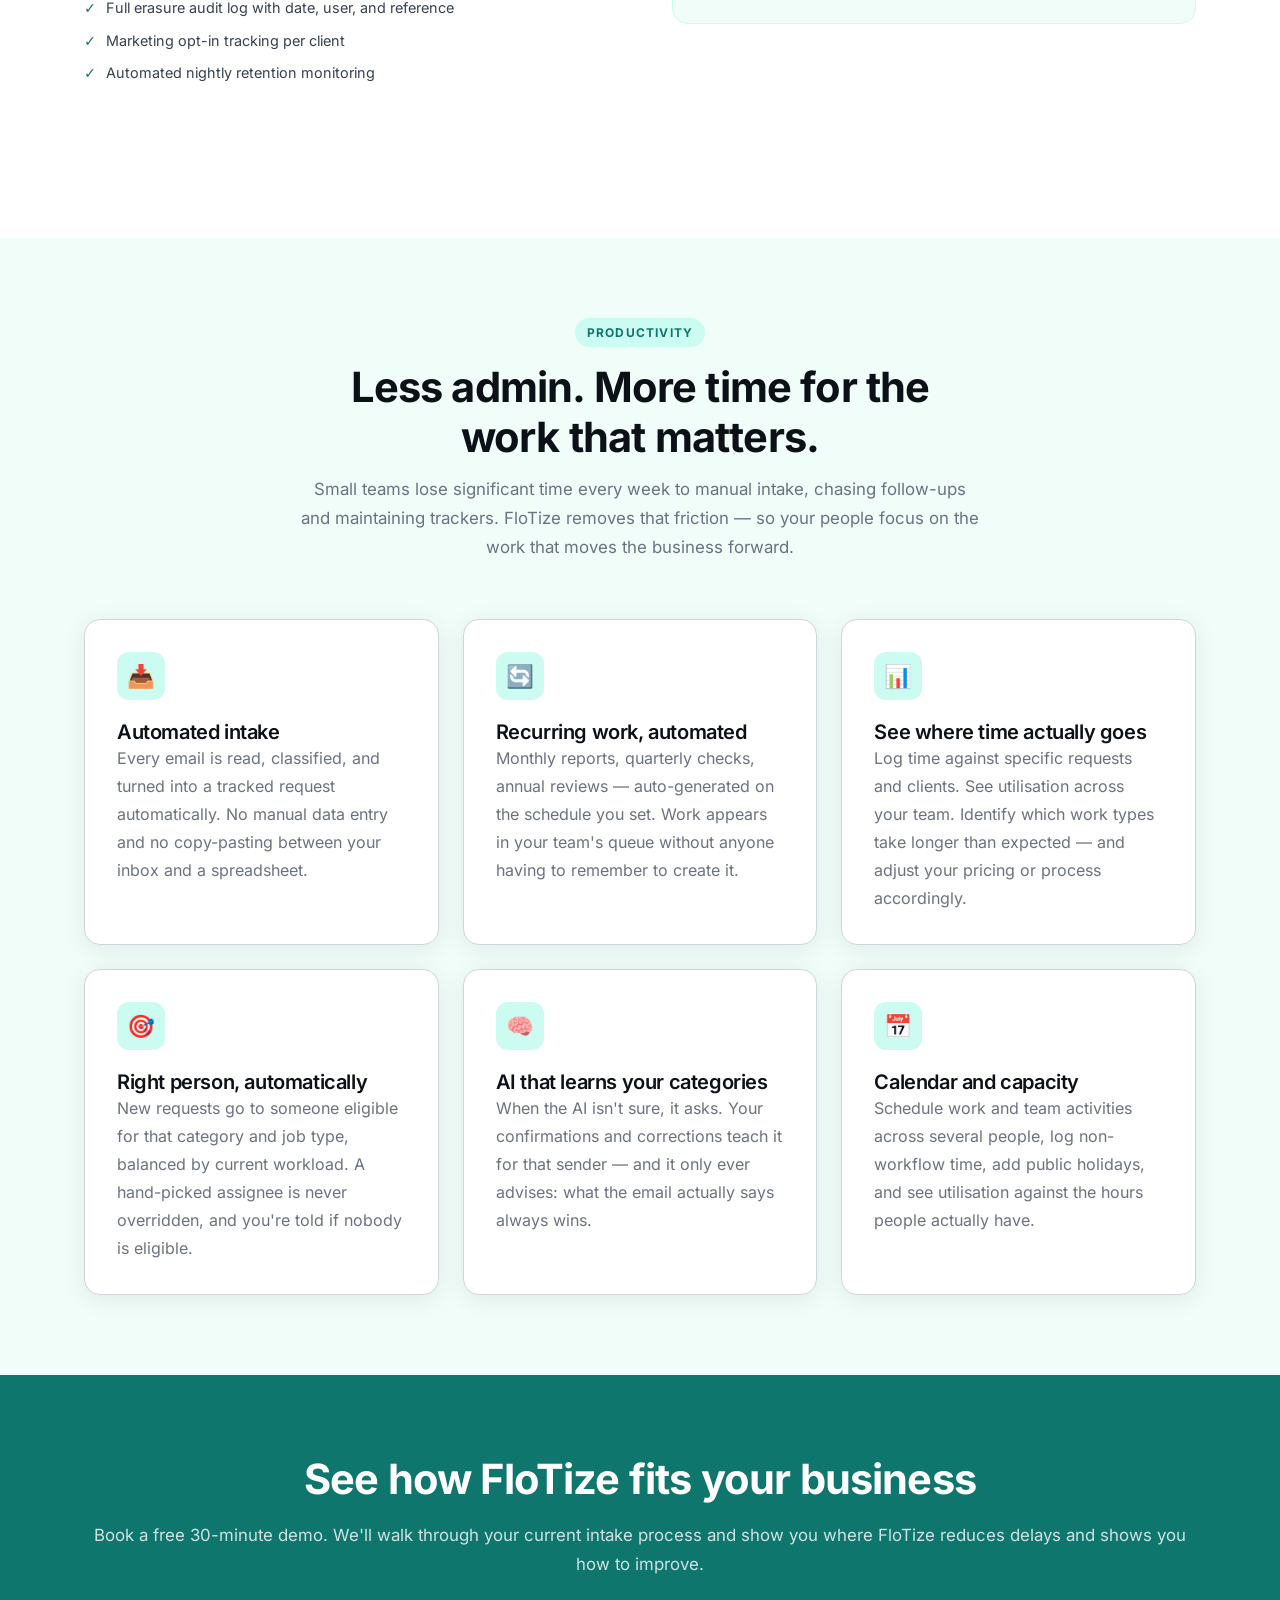
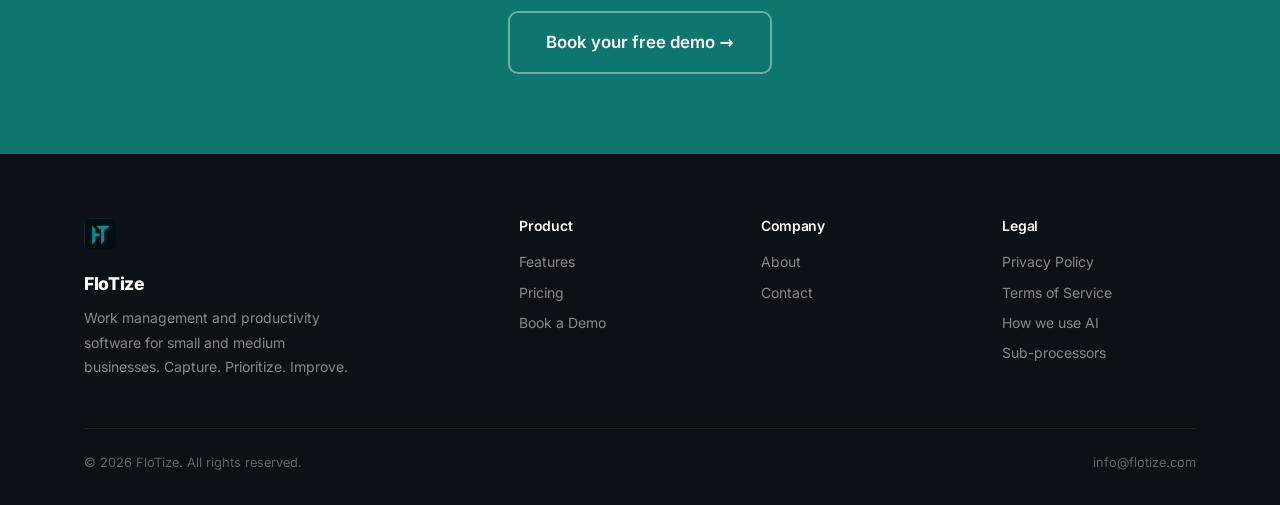
<file: pages/features.html>
<!DOCTYPE html>
<html lang="en">
<head>
  <meta charset="UTF-8" />
  <meta name="viewport" content="width=device-width, initial-scale=1.0" />
  <title>Features — Work Management &amp; Productivity | FloTize</title>
  <meta name="description" content="Capture every request from your inbox, prioritize with deadlines and team capacity, and see how to improve with insight into clients, work types and workload." />
  <link rel="canonical" href="https://www.flotize.com/pages/features.html" />
  <meta name="theme-color" content="#0C1117" />
  <meta property="og:site_name" content="FloTize" />
  <meta property="og:type" content="website" />
  <meta property="og:title" content="Features — Work Management &amp; Productivity | FloTize" />
  <meta property="og:description" content="Capture every request from your inbox, prioritize with deadlines and team capacity, and see how to improve with insight into clients, work types and workload." />
  <meta property="og:url" content="https://www.flotize.com/pages/features.html" />
  <meta property="og:image" content="https://www.flotize.com/images/og-image.png" />
  <meta property="og:image:width" content="1200" />
  <meta property="og:image:height" content="630" />
  <meta name="twitter:card" content="summary_large_image" />
  <meta name="twitter:title" content="Features — Work Management &amp; Productivity | FloTize" />
  <meta name="twitter:description" content="Capture every request from your inbox, prioritize with deadlines and team capacity, and see how to improve with insight into clients, work types and workload." />
  <meta name="twitter:image" content="https://www.flotize.com/images/og-image.png" />
  <link rel="icon" type="image/png" href="/images/fd-mark.png" />
  <link rel="apple-touch-icon" href="/images/fd-mark.png" />
  <link rel="stylesheet" href="../css/style.css" />
  <style>
    .page-hero {
      background: var(--dark);
      padding: 5rem 0 4rem;
      text-align: center;
    }
    .page-hero h1 { color: var(--white); margin-bottom: 1rem; }
    .page-hero p { color: rgba(255,255,255,0.65); font-size: 1.1rem; max-width: 580px; margin: 0 auto; }

    .feature-block {
      display: grid;
      grid-template-columns: 1fr 1fr;
      gap: 4rem;
      align-items: center;
      padding: 4rem 0;
      border-bottom: 1px solid var(--grey-3);
    }
    .feature-block:last-child { border-bottom: none; }
    .feature-block.reverse .feature-visual-block { order: -1; }
    .feature-label {
      font-size: 0.72rem;
      font-weight: 700;
      letter-spacing: 0.1em;
      text-transform: uppercase;
      color: var(--teal);
      margin-bottom: 0.5rem;
    }
    .feature-block h2 { font-size: 1.8rem; margin-bottom: 0.75rem; }
    .feature-block p { font-size: 0.95rem; margin-bottom: 1.25rem; }
    .feature-points { list-style: none; }
    .feature-points li {
      display: flex;
      align-items: flex-start;
      gap: 0.6rem;
      font-size: 0.9rem;
      color: var(--grey-1);
      margin-bottom: 0.6rem;
    }
    .feature-points li::before { content: '✓'; color: var(--teal); font-weight: 700; flex-shrink: 0; }
    .feature-visual-block {
      background: var(--teal-mist);
      border-radius: var(--radius-lg);
      padding: 2rem;
      border: 1px solid var(--teal-pale);
      min-height: 280px;
      display: flex;
      flex-direction: column;
      justify-content: center;
    }
    @media (max-width: 768px) {
      .feature-block { grid-template-columns: 1fr; gap: 2rem; }
      .feature-block.reverse .feature-visual-block { order: 0; }
    }
  </style>
</head>
<body>

<nav class="nav">
  <div class="container">
    <div class="nav-inner">
      <a href="../index.html" class="nav-brand">
        <img src="../images/fd-mark.png" alt="FloTize" width="32" height="32" />
        <span>FloTize</span>
      </a>
      <div class="nav-links">
        <a href="../index.html">Home</a>
        <a href="features.html" class="active">Features</a>
        <a href="pricing.html">Pricing</a>
        <a href="about.html">About</a>
        <a href="contact.html">Contact</a>
      </div>
      <div class="nav-cta">
        <a href="demo.html?type=demo" class="btn btn-outline" style="border-color:rgba(255,255,255,0.3);">Book a Demo</a>
        <a href="demo.html?type=trial" class="btn btn-primary">Start Free Trial</a>
      </div>
      <button class="nav-toggle" aria-label="Toggle menu">☰</button>
    </div>
  </div>
</nav>

<section class="page-hero">
  <div class="container">
    <span class="section-label">Features</span>
    <h1>Every request in one place.<br />Clear priorities. Better decisions.</h1>
    <p>FloTize is work management and productivity software for small and medium businesses, built around the work that arrives in your inbox — not a generic CRM or project tool adapted for it. Here's what that means in practice.</p>
  </div>
</section>

<section class="section">
  <div class="container">

    <div class="feature-block reveal">
      <div>
        <div class="feature-label">Capture Everything</div>
        <h2>Nothing arrives untracked</h2>
        <p>Work arrives by email, phone, client portals, and verbal requests — but there's no single view of what's in progress. FloTize fixes that. Shared inbox emails are automatically turned into trackable requests. Staff log work directly. Recurring jobs are auto-generated on the schedule you set.</p>
        <ul class="feature-points">
          <li>AI reads and classifies incoming email automatically</li>
          <li>Extracts client name, phone, and contact details automatically</li>
          <li>Suggests a category and job type with a confidence score — anything uncertain is flagged for a one-click check</li>
          <li>Learns from your confirmations and corrections, sender by sender — see, delete, or switch off what it has learned</li>
          <li>Auto-assigns new requests by category, job type, and current workload</li>
          <li>Filters out newsletters, auto-replies, and spam</li>
          <li>Client replies thread back to the original request</li>
          <li>Recurring work auto-generated — monthly bookkeeping, compliance checks, scheduled reviews</li>
          <li>Bulk import and export requests by CSV</li>
        </ul>
      </div>
      <div class="feature-visual-block">
        <div style="font-size:0.72rem;font-weight:600;color:var(--teal);text-transform:uppercase;letter-spacing:0.08em;margin-bottom:1rem;">New request created</div>
        <div style="background:white;border-radius:10px;padding:1rem;margin-bottom:0.75rem;border-left:3px solid var(--teal);">
          <div style="font-weight:600;font-size:0.9rem;color:var(--dark);margin-bottom:0.25rem;">James O'Brien</div>
          <div style="font-size:0.78rem;color:var(--grey-2);margin-bottom:0.5rem;">Requesting a quote for annual accounts review</div>
          <div style="display:flex;gap:0.5rem;flex-wrap:wrap;">
            <span style="font-size:0.7rem;background:var(--teal-pale);color:var(--teal);padding:0.15rem 0.5rem;border-radius:8px;font-weight:600;">Accounting</span>
            <span style="font-size:0.7rem;background:#e7f0ff;color:#1d4ed8;padding:0.15rem 0.5rem;border-radius:8px;font-weight:600;">Email</span>
            <span style="font-size:0.7rem;background:#dcfce7;color:#166534;padding:0.15rem 0.5rem;border-radius:8px;font-weight:600;">AI: 97% confidence</span>
          </div>
        </div>
        <div style="background:white;border-radius:10px;padding:1rem;margin-bottom:0.75rem;border-left:3px solid #f59e0b;">
          <div style="font-weight:600;font-size:0.9rem;color:var(--dark);margin-bottom:0.25rem;">Dunne &amp; Co</div>
          <div style="font-size:0.78rem;color:var(--grey-2);margin-bottom:0.5rem;">Question about last month's payment</div>
          <div style="display:flex;gap:0.5rem;flex-wrap:wrap;">
            <span style="font-size:0.7rem;background:#fef3c7;color:#92400e;padding:0.15rem 0.5rem;border-radius:8px;font-weight:600;">🧠 Check category</span>
            <span style="font-size:0.7rem;background:#e7f0ff;color:#1d4ed8;padding:0.15rem 0.5rem;border-radius:8px;font-weight:600;">AI: 58% confidence</span>
          </div>
        </div>
        <div style="font-size:0.78rem;color:var(--grey-2);text-align:center;">✓ Created automatically from incoming email — unsure ones flagged for review</div>
      </div>
    </div>

    <div class="feature-block reverse reveal">
      <div>
        <div class="feature-label">Full Visibility</div>
        <h2>See everything. Miss nothing.</h2>
        <p>Managers can't see true capacity or bottlenecks across the team when work lives in shared inboxes and spreadsheets. FloTize gives you a single view of every request — who owns it, where it stands, and whether it's at risk.</p>
        <ul class="feature-points">
          <li>Table view for filtering, sorting, and bulk management</li>
          <li>Kanban board for a visual pipeline overview</li>
          <li>SLA badges flag overdue and at-risk requests before they breach</li>
          <li>Team capacity view — see who's overloaded and who has availability</li>
          <li>Filter by client tier, category, assignee, or date range</li>
          <li>Overview alerts and a traffic-light health indicator — click any alert to land on exactly those requests</li>
          <li>Role-based access — Staff, Manager, and Admin — tied to each person's Microsoft login</li>
          <li>Case number generation and full audit trail on every request</li>
        </ul>
      </div>
      <div class="feature-visual-block">
        <div style="font-size:0.72rem;font-weight:600;color:var(--teal);text-transform:uppercase;letter-spacing:0.08em;margin-bottom:1rem;">Pipeline view</div>
        <div style="display:grid;grid-template-columns:repeat(3,1fr);gap:0.5rem;">
          <div style="background:white;border-radius:8px;padding:0.75rem;border-top:3px solid #0D6EFD;">
            <div style="font-size:0.7rem;font-weight:700;color:#0D6EFD;margin-bottom:0.5rem;">NEW · 4</div>
            <div style="font-size:0.72rem;color:var(--grey-2);">Mitchell &amp; Co</div>
            <div style="font-size:0.72rem;color:var(--grey-2);margin-top:0.3rem;">Brennan Legal</div>
          </div>
          <div style="background:white;border-radius:8px;padding:0.75rem;border-top:3px solid #ffc107;">
            <div style="font-size:0.7rem;font-weight:700;color:#92400e;margin-bottom:0.5rem;">QUOTED · 3</div>
            <div style="font-size:0.72rem;color:var(--grey-2);">Clarke Partners</div>
            <div style="font-size:0.72rem;color:var(--grey-2);margin-top:0.3rem;">O'Brien Tax</div>
          </div>
          <div style="background:white;border-radius:8px;padding:0.75rem;border-top:3px solid #20c997;">
            <div style="font-size:0.7rem;font-weight:700;color:#166534;margin-bottom:0.5rem;">WON · 6</div>
            <div style="font-size:0.72rem;color:var(--grey-2);">Murphy &amp; Sons</div>
            <div style="font-size:0.72rem;color:var(--grey-2);margin-top:0.3rem;">+4 more</div>
          </div>
        </div>
      </div>
    </div>

    <div class="feature-block reveal">
      <div>
        <div class="feature-label">Service Levels</div>
        <h2>Deadlines that watch themselves</h2>
        <p>A response target only helps if somebody notices when it slips. FloTize runs every clock automatically and tells you — on the Overview, in the request list, and in your reports — while there is still time to act.</p>
        <ul class="feature-points">
          <li>First-response and client-reply turnaround targets on every request</li>
          <li>Time limits per status, plus an overall cycle-time limit</li>
          <li>Target dates with early warning — and a red flag the moment one passes</li>
          <li>Quote follow-up and "going cold" reminders</li>
          <li>Tighter limits for priority clients with per-tier overrides</li>
          <li>Business days and working hours supported — weekends and public holidays don't count against you, and a "day" can mean a working day</li>
          <li>SLA reports for response times, cycle time, status limits, and target-date hit rate</li>
        </ul>
      </div>
      <div class="feature-visual-block">
        <div style="font-size:0.72rem;font-weight:600;color:var(--teal);text-transform:uppercase;letter-spacing:0.08em;margin-bottom:1rem;">Needs attention today</div>
        <div style="background:white;border-radius:8px;padding:0.7rem 0.9rem;margin-bottom:0.5rem;border-left:3px solid #dc3545;font-size:0.82rem;color:var(--grey-1);"><strong>2</strong> first responses overdue</div>
        <div style="background:white;border-radius:8px;padding:0.7rem 0.9rem;margin-bottom:0.5rem;border-left:3px solid #dc3545;font-size:0.82rem;color:var(--grey-1);"><strong>1</strong> request past its target date</div>
        <div style="background:white;border-radius:8px;padding:0.7rem 0.9rem;margin-bottom:0.5rem;border-left:3px solid #f59e0b;font-size:0.82rem;color:var(--grey-1);"><strong>3</strong> client replies waiting</div>
        <div style="background:white;border-radius:8px;padding:0.7rem 0.9rem;margin-bottom:0.75rem;border-left:3px solid #0D6EFD;font-size:0.82rem;color:var(--grey-1);"><strong>4</strong> target dates approaching</div>
        <div style="font-size:0.72rem;color:var(--grey-2);">✓ Each alert opens the matching filtered list</div>
      </div>
    </div>

    <div class="feature-block reverse reveal">
      <div>
        <div class="feature-label">AI from Your Business</div>
        <h2>AI that works from your data, not a generic model</h2>
        <p>FloTize AI Draft draws on your own knowledge base, policies, pricing and FAQs — so answers reflect how your business actually operates. It's not a general-purpose chatbot. The more you use it, the more accurate it gets.</p>
        <ul class="feature-points">
          <li>Learns from your past responses automatically</li>
          <li>References your knowledge base, pricing, and policies</li>
          <li>Category-aware — different tone for different work types</li>
          <li>Edit before sending or approve instantly</li>
          <li>A monthly AI draft allowance is included with every plan</li>
        </ul>
      </div>
      <div class="feature-visual-block">
        <div style="font-size:0.72rem;font-weight:600;color:var(--teal);text-transform:uppercase;letter-spacing:0.08em;margin-bottom:0.75rem;">✨ AI Draft</div>
        <div style="background:white;border-radius:10px;padding:1rem;font-size:0.82rem;color:var(--grey-1);line-height:1.6;margin-bottom:0.75rem;border:1px solid var(--grey-3);">
          Hi Sarah,<br /><br />
          Thanks for reaching out. We'd be happy to assist with your annual accounts review.<br /><br />
          Our standard turnaround is 5–7 working days. I'll send over a detailed proposal by end of day tomorrow.<br /><br />
          Best regards,<br />
          The FloTize Team
        </div>
        <div style="font-size:0.72rem;color:var(--grey-2);">✓ Draws on 3 past responses and 2 knowledge entries — you review before sending</div>
      </div>
    </div>

    <div class="feature-block reveal">
      <div>
        <div class="feature-label">Reporting & Improvement</div>
        <h2>Built-in reporting to drive improvement</h2>
        <p>Quoting and pricing based on gut feel leads to undercharging for complex work and overcharging for simple work. FloTize gives you the data to get it right — and to improve over time.</p>
        <ul class="feature-points">
          <li>Effort and cost by work type — see how long different jobs actually take</li>
          <li>Workload and capacity by person — see who is stretched and who has room, so work is shared fairly</li>
          <li>Client profitability — know precisely what it costs to service each client</li>
          <li>Benchmark by category and job type against your top-performing work</li>
          <li>Pipeline bottlenecks — see where work stalls</li>
          <li>Revenue by source and category, plus a cost-and-margin trend that shows margin slipping early</li>
          <li>Parser accuracy — how often the AI's category was kept versus corrected, improving over time</li>
          <li>AI Insights — highlights what's working and what needs attention</li>
          <li>Data-grounded quotes — FloTize suggests pricing based on median time for similar jobs</li>
        </ul>
      </div>
      <div class="feature-visual-block">
        <div style="font-size:0.72rem;font-weight:600;color:var(--teal);text-transform:uppercase;letter-spacing:0.08em;margin-bottom:1rem;">This month</div>
        <div style="display:grid;grid-template-columns:1fr 1fr;gap:0.75rem;">
          <div style="background:white;border-radius:8px;padding:0.9rem;text-align:center;">
            <div style="font-size:1.6rem;font-weight:800;color:var(--teal);">€24.8k</div>
            <div style="font-size:0.72rem;color:var(--grey-2);margin-top:0.2rem;">Revenue</div>
          </div>
          <div style="background:white;border-radius:8px;padding:0.9rem;text-align:center;">
            <div style="font-size:1.6rem;font-weight:800;color:#20c997;">67%</div>
            <div style="font-size:0.72rem;color:var(--grey-2);margin-top:0.2rem;">Avg margin</div>
          </div>
          <div style="background:white;border-radius:8px;padding:0.9rem;text-align:center;">
            <div style="font-size:1.6rem;font-weight:800;color:#0D6EFD;">84%</div>
            <div style="font-size:0.72rem;color:var(--grey-2);margin-top:0.2rem;">Conversion</div>
          </div>
          <div style="background:white;border-radius:8px;padding:0.9rem;text-align:center;">
            <div style="font-size:1.6rem;font-weight:800;color:#6610f2;">1.4h</div>
            <div style="font-size:0.72rem;color:var(--grey-2);margin-top:0.2rem;">Avg response</div>
          </div>
        </div>
      </div>
    </div>

    <div class="feature-block reverse reveal">
      <div>
        <div class="feature-label">Client Relationships</div>
        <h2>Every client relationship, in one record</h2>
        <p>Any team member can pick up a conversation with complete context — full history of every request, every response, every contact. Reach your entire client base, or a targeted subset, directly from the same records.</p>
        <ul class="feature-points">
          <li>Dedicated client records with contacts, tier, contract details, and tags</li>
          <li>Full linked history of every request per client</li>
          <li>Payment terms and client-specific SLA overrides</li>
          <li>Contract values with start and end dates — contract-covered work isn't double-counted as billable revenue</li>
          <li>Documents panel — link SharePoint and OneDrive files to each client</li>
          <li>Bulk email campaigns sent directly from client records, with unsubscribe links built in</li>
          <li>Filter recipients by tier, status, or tag</li>
          <li>Personalise with client name and company automatically</li>
        </ul>
      </div>
      <div class="feature-visual-block">
        <div style="font-size:0.72rem;font-weight:600;color:var(--teal);text-transform:uppercase;letter-spacing:0.08em;margin-bottom:1rem;">Campaign sent</div>
        <div style="background:white;border-radius:10px;padding:1rem;margin-bottom:0.75rem;">
          <div style="font-weight:600;font-size:0.875rem;color:var(--dark);margin-bottom:0.5rem;">Q3 Service Update</div>
          <div style="display:flex;gap:1.5rem;font-size:0.78rem;">
            <div><span style="font-weight:700;color:var(--teal);">48</span> <span style="color:var(--grey-2);">sent</span></div>
            <div><span style="font-weight:700;color:#20c997;">47</span> <span style="color:var(--grey-2);">delivered</span></div>
            <div><span style="font-weight:700;color:#dc3545;">1</span> <span style="color:var(--grey-2);">failed</span></div>
          </div>
        </div>
        <div style="font-size:0.72rem;color:var(--grey-2);">✓ Unsubscribe links automatically included</div>
      </div>
    </div>

    <div class="feature-block reveal">
      <div>
        <div class="feature-label">Privacy Tools Built In</div>
        <h2>A defensible process for client data — as standard</h2>
        <p>Compliance and audit trails shouldn't feel bolted on. In FloTize, data retention policies, GDPR right-to-erasure handling, and a full audit trail come as standard — giving you a documented, defensible process without extra effort.</p>
        <ul class="feature-points">
          <li>Right-to-erasure requests processed in minutes — anonymise or hard delete</li>
          <li>Configurable data retention policies for your account</li>
          <li>Full erasure audit log with date, user, and reference</li>
          <li>Marketing opt-in tracking per client</li>
          <li>Automated nightly retention monitoring</li>
        </ul>
      </div>
      <div class="feature-visual-block">
        <div style="font-size:0.72rem;font-weight:600;color:var(--teal);text-transform:uppercase;letter-spacing:0.08em;margin-bottom:1rem;">Data request processed</div>
        <div style="background:white;border-radius:10px;padding:1rem;">
          <div style="display:flex;justify-content:space-between;align-items:center;margin-bottom:0.5rem;">
            <span style="font-weight:600;font-size:0.875rem;color:var(--dark);">Right to Erasure</span>
            <span style="font-size:0.7rem;background:#dcfce7;color:#166534;padding:0.15rem 0.5rem;border-radius:8px;font-weight:600;">Complete</span>
          </div>
          <div style="font-size:0.78rem;color:var(--grey-2);">Client: Sarah Mitchell · Method: Anonymise</div>
          <div style="font-size:0.78rem;color:var(--grey-2);margin-top:0.25rem;">4 records affected · Actioned by M. Sheehan</div>
          <div style="font-size:0.72rem;color:var(--grey-3);margin-top:0.5rem;padding-top:0.5rem;border-top:1px solid var(--grey-3);">Ref: GDPR-2026-047 · 23 Jun 2026</div>
        </div>
      </div>
    </div>

  </div>
</section>

<section class="section-mist">
  <div class="container">
    <div class="section-header reveal">
      <span class="section-label">Productivity</span>
      <h2>Less admin. More time for the work that matters.</h2>
      <p>Small teams lose significant time every week to manual intake, chasing follow-ups and maintaining trackers. FloTize removes that friction — so your people focus on the work that moves the business forward.</p>
    </div>
    <div class="grid-3">
      <div class="card reveal">
        <div class="card-icon">📥</div>
        <h3>Automated intake</h3>
        <p>Every email is read, classified, and turned into a tracked request automatically. No manual data entry and no copy-pasting between your inbox and a spreadsheet.</p>
      </div>
      <div class="card reveal">
        <div class="card-icon">🔄</div>
        <h3>Recurring work, automated</h3>
        <p>Monthly reports, quarterly checks, annual reviews — auto-generated on the schedule you set. Work appears in your team's queue without anyone having to remember to create it.</p>
      </div>
      <div class="card reveal">
        <div class="card-icon">📊</div>
        <h3>See where time actually goes</h3>
        <p>Log time against specific requests and clients. See utilisation across your team. Identify which work types take longer than expected — and adjust your pricing or process accordingly.</p>
      </div>
      <div class="card reveal">
        <div class="card-icon">🎯</div>
        <h3>Right person, automatically</h3>
        <p>New requests go to someone eligible for that category and job type, balanced by current workload. A hand-picked assignee is never overridden, and you're told if nobody is eligible.</p>
      </div>
      <div class="card reveal">
        <div class="card-icon">🧠</div>
        <h3>AI that learns your categories</h3>
        <p>When the AI isn't sure, it asks. Your confirmations and corrections teach it for that sender — and it only ever advises: what the email actually says always wins.</p>
      </div>
      <div class="card reveal">
        <div class="card-icon">📅</div>
        <h3>Calendar and capacity</h3>
        <p>Schedule work and team activities across several people, log non-workflow time, add public holidays, and see utilisation against the hours people actually have.</p>
      </div>
    </div>
  </div>
</section>

<section class="cta-band">
  <div class="container">
    <h2>See how FloTize fits your business</h2>
    <p>Book a free 30-minute demo. We'll walk through your current intake process and show you where FloTize reduces delays and shows you how to improve.</p>
    <a href="demo.html?type=demo" class="btn btn-outline btn-lg">Book your free demo →</a>
  </div>
</section>

<footer class="footer">
  <div class="container">
    <div class="footer-grid">
      <div class="footer-brand">
        <img src="../images/fd-mark.png" alt="FloTize" width="32" height="32" />
        <div style="font-size:1.1rem;font-weight:800;color:white;letter-spacing:-0.02em;">FloTize</div>
        <p>Work management and productivity software for small and medium businesses. Capture. Prioritize. Improve.</p>
      </div>
      <div class="footer-col">
        <h4>Product</h4>
        <a href="features.html">Features</a>
        <a href="pricing.html">Pricing</a>
        <a href="demo.html?type=demo">Book a Demo</a>
      </div>
      <div class="footer-col">
        <h4>Company</h4>
        <a href="about.html">About</a>
        <a href="contact.html">Contact</a>
      </div>
      <div class="footer-col">
        <h4>Legal</h4>
        <a href="privacy.html">Privacy Policy</a>
        <a href="terms.html">Terms of Service</a>
        <a href="ai.html">How we use AI</a>
        <a href="subprocessors.html">Sub-processors</a>
      </div>
    </div>
    <div class="footer-bottom">
      <span>© 2026 FloTize. All rights reserved.</span>
      <span>info@flotize.com</span>
    </div>
  </div>
</footer>

<script src="../js/main.js"></script>
</body>
</html>
</file>
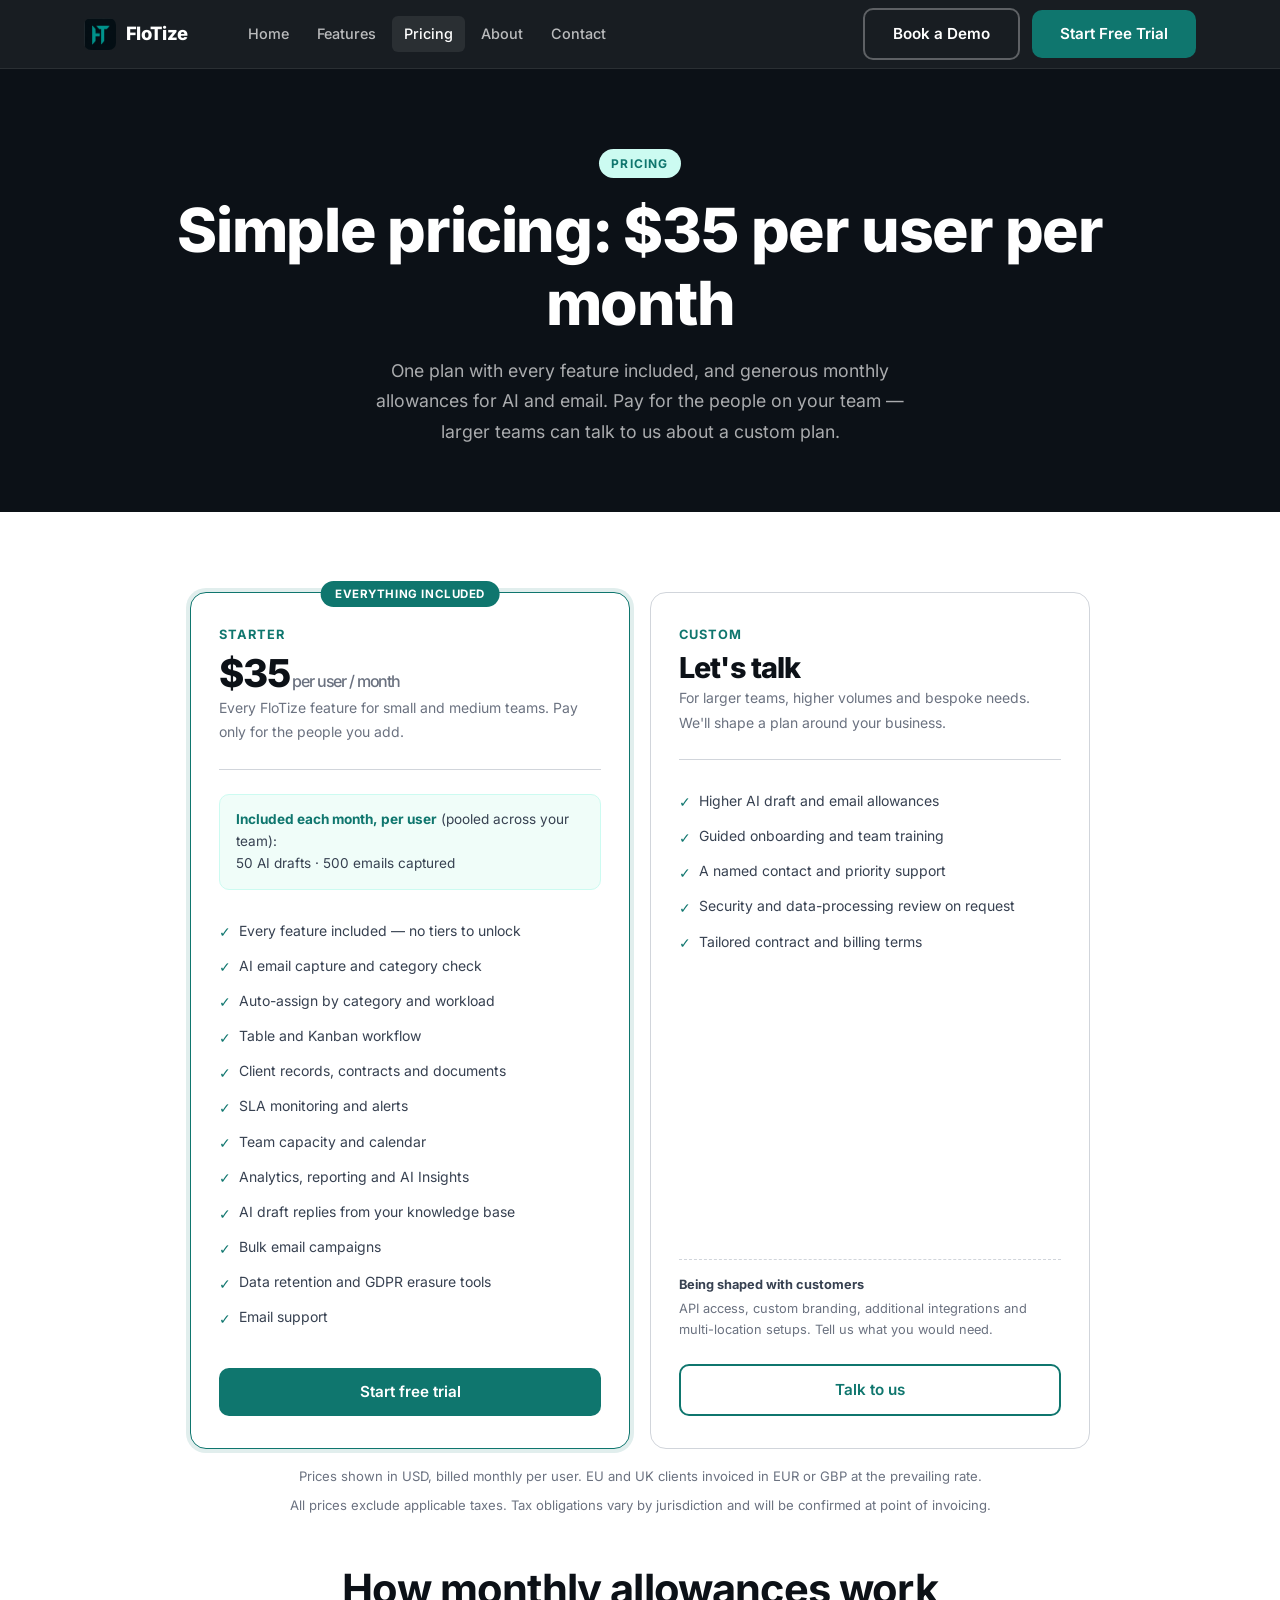
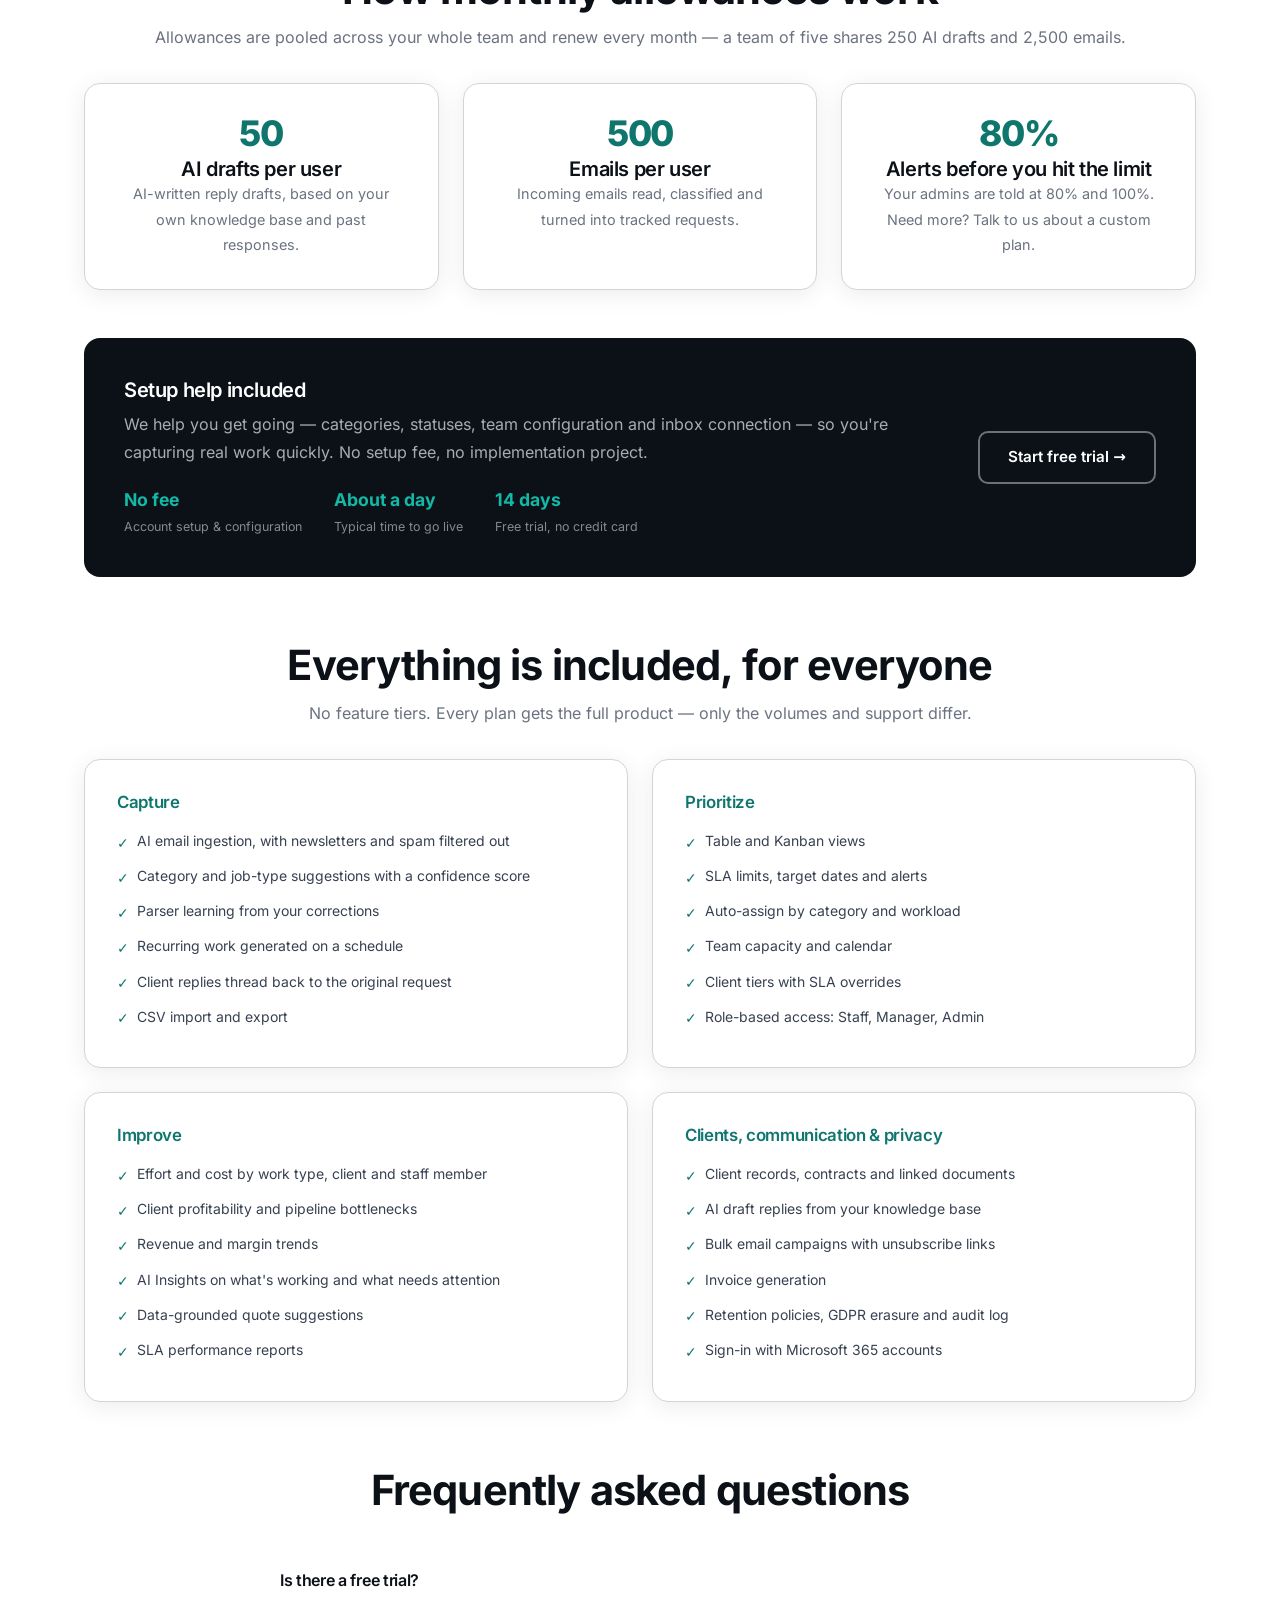
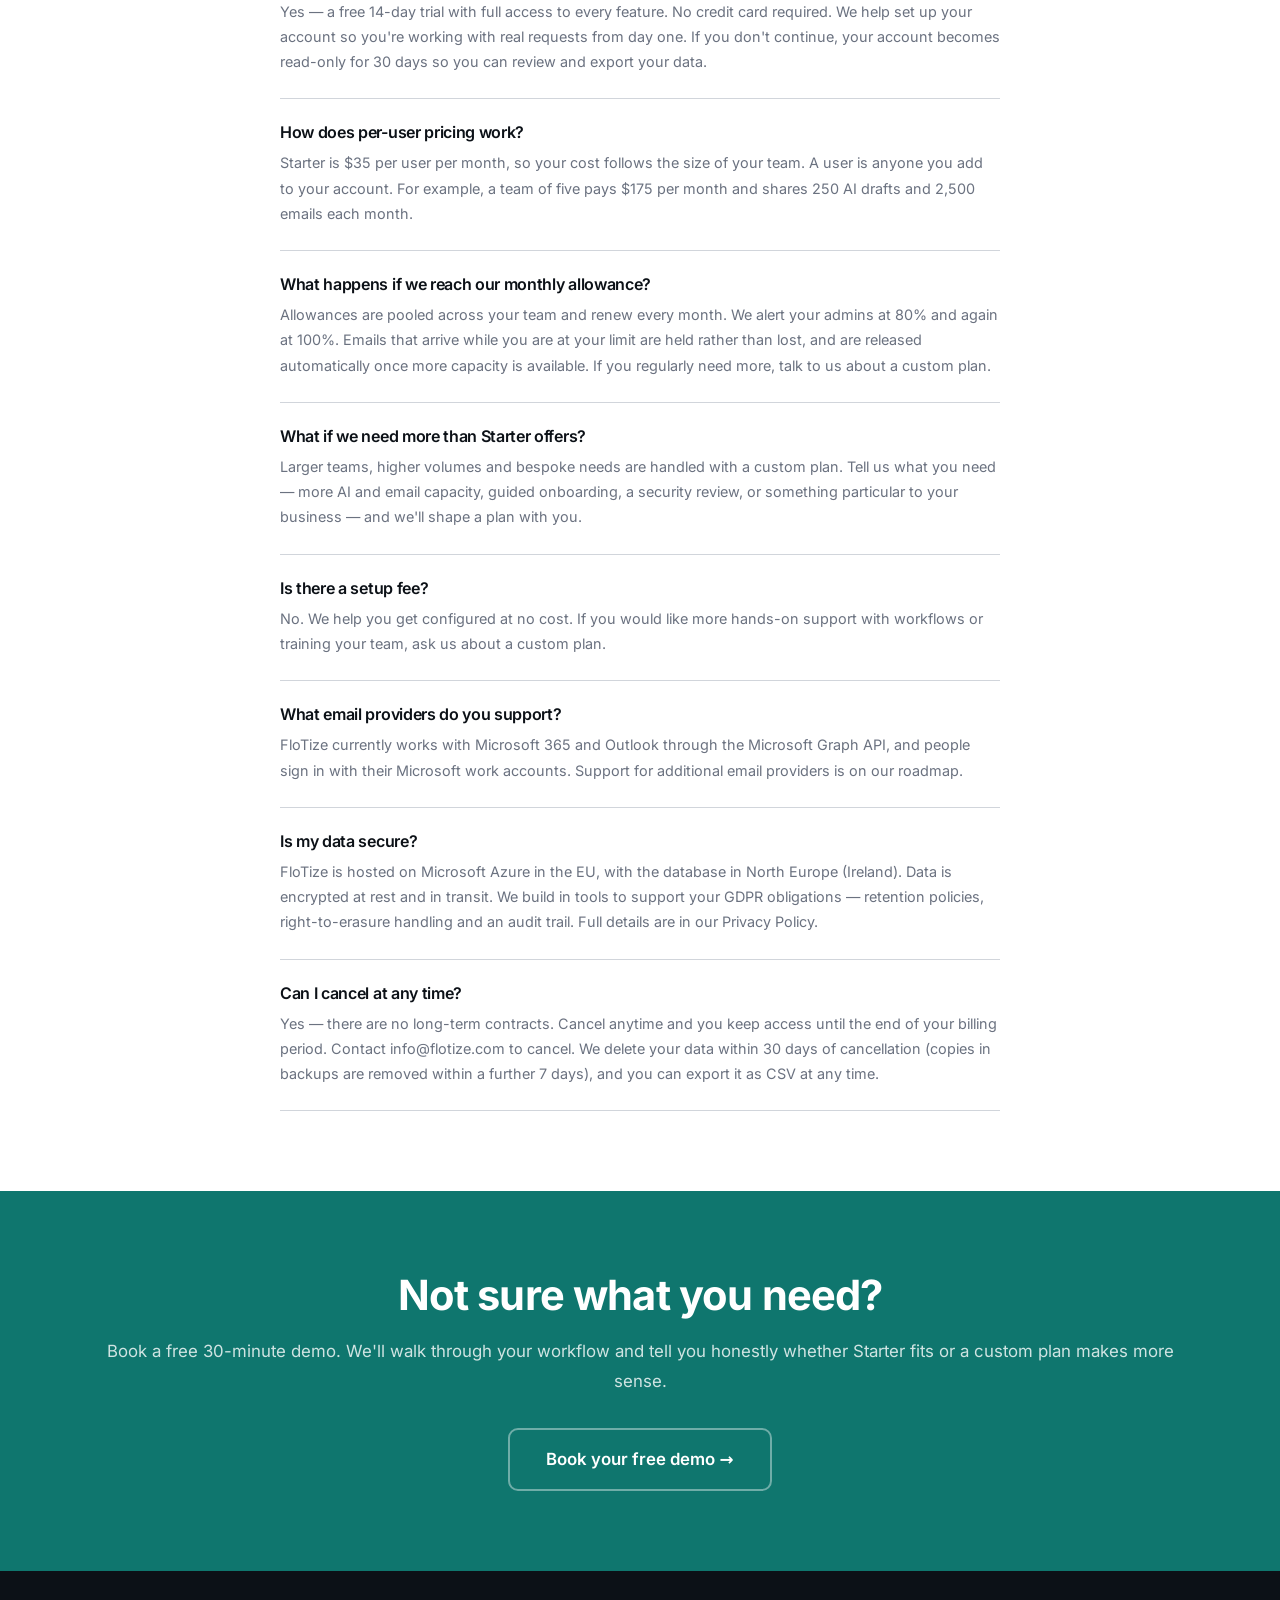
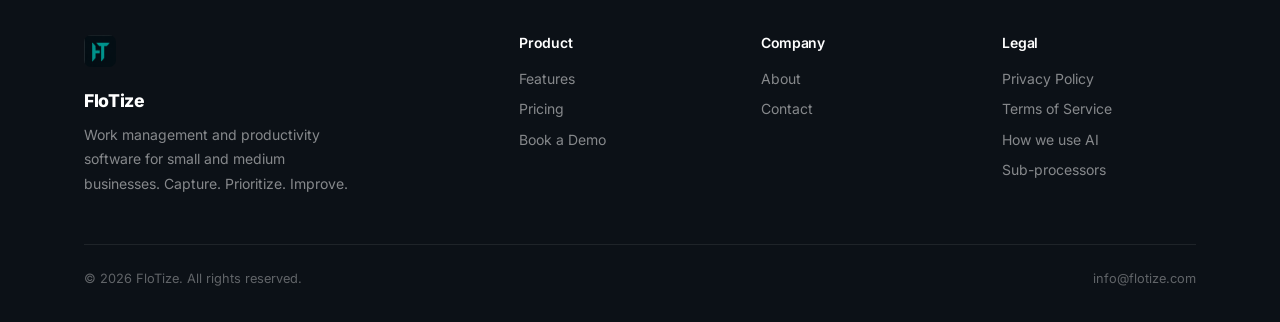
<file: pages/pricing.html>
<!DOCTYPE html>
<html lang="en">
<head>
  <meta charset="UTF-8" />
  <meta name="viewport" content="width=device-width, initial-scale=1.0" />
  <title>Pricing — $35 per User per Month | FloTize</title>
  <meta name="description" content="FloTize Starter is $35 per user per month with every feature included, plus monthly AI and email allowances. Larger teams get a custom plan. 14-day free trial." />
  <link rel="canonical" href="https://www.flotize.com/pages/pricing.html" />
  <meta name="theme-color" content="#0C1117" />
  <meta property="og:site_name" content="FloTize" />
  <meta property="og:type" content="website" />
  <meta property="og:title" content="Pricing — $35 per User per Month | FloTize" />
  <meta property="og:description" content="FloTize Starter is $35 per user per month with every feature included, plus monthly AI and email allowances. Larger teams get a custom plan. 14-day free trial." />
  <meta property="og:url" content="https://www.flotize.com/pages/pricing.html" />
  <meta property="og:image" content="https://www.flotize.com/images/og-image.png" />
  <meta property="og:image:width" content="1200" />
  <meta property="og:image:height" content="630" />
  <meta name="twitter:card" content="summary_large_image" />
  <meta name="twitter:title" content="Pricing — $35 per User per Month | FloTize" />
  <meta name="twitter:description" content="FloTize Starter is $35 per user per month with every feature included, plus monthly AI and email allowances. Larger teams get a custom plan. 14-day free trial." />
  <meta name="twitter:image" content="https://www.flotize.com/images/og-image.png" />
  <link rel="icon" type="image/png" href="/images/fd-mark.png" />
  <link rel="apple-touch-icon" href="/images/fd-mark.png" />
  <link rel="stylesheet" href="../css/style.css" />
  <style>
    .page-hero {
      background: var(--dark);
      padding: 5rem 0 4rem;
      text-align: center;
    }
    .page-hero h1 { color: var(--white); margin-bottom: 1rem; }
    .page-hero p { color: rgba(255,255,255,0.65); font-size: 1.1rem; max-width: 540px; margin: 0 auto; }

    .pricing-grid { align-items: stretch; }
    .pricing-card { display: flex; flex-direction: column; }
    .pricing-card .btn { margin-top: auto; }
    .pricing-card .pricing-features { flex: 1; }

    .faq-item {
      border-bottom: 1px solid var(--grey-3);
      padding: 1.5rem 0;
    }
    .faq-item h4 { font-size: 1rem; margin-bottom: 0.5rem; color: var(--dark); }
    .faq-item p { font-size: 0.9rem; }

    .consulting-card {
      background: var(--dark);
      border-radius: var(--radius-lg);
      padding: 2.5rem;
      color: white;
      display: grid;
      grid-template-columns: 1fr auto;
      gap: 2rem;
      align-items: center;
      margin-top: 3rem;
    }
    .consulting-card h3 { color: white; margin-bottom: 0.5rem; }
    .consulting-card p { color: rgba(255,255,255,0.65); margin-bottom: 0; }

    @media (max-width: 768px) {
      .consulting-card { grid-template-columns: 1fr; }
    }

    .pricing-grid { grid-template-columns: repeat(2, 1fr); max-width: 900px; margin: 0 auto; }
    .allowance-box { background: var(--teal-mist); border: 1px solid var(--teal-pale); border-radius: var(--radius); padding: 0.9rem 1rem; margin-bottom: 1.5rem; font-size: 0.85rem; color: var(--grey-1); }
    .allowance-box strong { color: var(--teal); }
    .roadmap-note { font-size: 0.8rem; color: var(--grey-2); border-top: 1px dashed var(--grey-3); padding-top: 0.9rem; margin-bottom: 1.5rem; }
    .roadmap-note strong { color: var(--grey-1); display: block; margin-bottom: 0.25rem; }
    .include-card h3 { font-size: 1.05rem; margin-bottom: 0.75rem; color: var(--teal); }
    .include-card .pricing-features { margin-bottom: 0; }
    .allow-num { font-size: 2.2rem; font-weight: 800; color: var(--teal); letter-spacing: -0.03em; line-height: 1; margin-bottom: 0.4rem; }
    @media (max-width: 768px) { .pricing-grid { grid-template-columns: 1fr; } }
  </style>
  <script type="application/ld+json">
{
  "@context": "https://schema.org",
  "@type": "FAQPage",
  "mainEntity": [
    {
      "@type": "Question",
      "name": "Is there a free trial?",
      "acceptedAnswer": {
        "@type": "Answer",
        "text": "Yes — a free 14-day trial with full access to every feature. No credit card required. We help set up your account so you're working with real requests from day one. If you don't continue, your account becomes read-only for 30 days so you can review and export your data."
      }
    },
    {
      "@type": "Question",
      "name": "How does per-user pricing work?",
      "acceptedAnswer": {
        "@type": "Answer",
        "text": "Starter is $35 per user per month, so your cost follows the size of your team. A user is anyone you add to your account. For example, a team of five pays $175 per month and shares 250 AI drafts and 2,500 emails each month."
      }
    },
    {
      "@type": "Question",
      "name": "What happens if we reach our monthly allowance?",
      "acceptedAnswer": {
        "@type": "Answer",
        "text": "Allowances are pooled across your team and renew every month. We alert your admins at 80% and again at 100%. Emails that arrive while you are at your limit are held rather than lost, and are released automatically once more capacity is available. If you regularly need more, talk to us about a custom plan."
      }
    },
    {
      "@type": "Question",
      "name": "What if we need more than Starter offers?",
      "acceptedAnswer": {
        "@type": "Answer",
        "text": "Larger teams, higher volumes and bespoke needs are handled with a custom plan. Tell us what you need — more AI and email capacity, guided onboarding, a security review, or something particular to your business — and we'll shape a plan with you."
      }
    },
    {
      "@type": "Question",
      "name": "Is there a setup fee?",
      "acceptedAnswer": {
        "@type": "Answer",
        "text": "No. We help you get configured at no cost. If you would like more hands-on support with workflows or training your team, ask us about a custom plan."
      }
    },
    {
      "@type": "Question",
      "name": "What email providers do you support?",
      "acceptedAnswer": {
        "@type": "Answer",
        "text": "FloTize currently works with Microsoft 365 and Outlook through the Microsoft Graph API, and people sign in with their Microsoft work accounts. Support for additional email providers is on our roadmap."
      }
    },
    {
      "@type": "Question",
      "name": "Is my data secure?",
      "acceptedAnswer": {
        "@type": "Answer",
        "text": "FloTize is hosted on Microsoft Azure in the EU, with the database in North Europe (Ireland). Data is encrypted at rest and in transit. We build in tools to support your GDPR obligations — retention policies, right-to-erasure handling and an audit trail. Full details are in our Privacy Policy."
      }
    },
    {
      "@type": "Question",
      "name": "Can I cancel at any time?",
      "acceptedAnswer": {
        "@type": "Answer",
        "text": "Yes — there are no long-term contracts. Cancel anytime and you keep access until the end of your billing period. Contact info@flotize.com to cancel. We delete your data within 30 days of cancellation (copies in backups are removed within a further 7 days), and you can export it as CSV at any time."
      }
    }
  ]
}
  </script>
</head>
<body>

<nav class="nav">
  <div class="container">
    <div class="nav-inner">
      <a href="../index.html" class="nav-brand">
        <img src="../images/fd-mark.png" alt="FloTize" width="32" height="32" />
        <span>FloTize</span>
      </a>
      <div class="nav-links">
        <a href="../index.html">Home</a>
        <a href="features.html">Features</a>
        <a href="pricing.html" class="active">Pricing</a>
        <a href="about.html">About</a>
        <a href="contact.html">Contact</a>
      </div>
      <div class="nav-cta">
        <a href="demo.html?type=demo" class="btn btn-outline" style="border-color:rgba(255,255,255,0.3);">Book a Demo</a>
        <a href="demo.html?type=trial" class="btn btn-primary">Start Free Trial</a>
      </div>
      <button class="nav-toggle" aria-label="Toggle menu">☰</button>
    </div>
  </div>
</nav>

<section class="page-hero">
  <div class="container">
    <span class="section-label">Pricing</span>
    <h1>Simple pricing: $35 per user per month</h1>
    <p>One plan with every feature included, and generous monthly allowances for AI and email. Pay for the people on your team — larger teams can talk to us about a custom plan.</p>
  </div>
</section>

<section class="section">
  <div class="container">

    <div class="pricing-grid reveal">

      <div class="pricing-card featured">
        <div class="pricing-badge">Everything included</div>
        <div class="pricing-tier">Starter</div>
        <div class="pricing-price">$35<span> per user / month</span></div>
        <p class="pricing-desc">Every FloTize feature for small and medium teams. Pay only for the people you add.</p>
        <div class="allowance-box"><strong>Included each month, per user</strong> (pooled across your team):<br />50 AI drafts · 500 emails captured</div>
        <ul class="pricing-features">
          <li>Every feature included — no tiers to unlock</li>
          <li>AI email capture and category check</li>
          <li>Auto-assign by category and workload</li>
          <li>Table and Kanban workflow</li>
          <li>Client records, contracts and documents</li>
          <li>SLA monitoring and alerts</li>
          <li>Team capacity and calendar</li>
          <li>Analytics, reporting and AI Insights</li>
          <li>AI draft replies from your knowledge base</li>
          <li>Bulk email campaigns</li>
          <li>Data retention and GDPR erasure tools</li>
          <li>Email support</li>
        </ul>
        <a href="demo.html?type=trial" class="btn btn-primary" style="width:100%;justify-content:center;">Start free trial</a>
      </div>

      <div class="pricing-card">
        <div class="pricing-tier">Custom</div>
        <div class="pricing-price" style="font-size:1.8rem;">Let's talk</div>
        <p class="pricing-desc">For larger teams, higher volumes and bespoke needs. We'll shape a plan around your business.</p>
        <ul class="pricing-features">
          <li>Higher AI draft and email allowances</li>
          <li>Guided onboarding and team training</li>
          <li>A named contact and priority support</li>
          <li>Security and data-processing review on request</li>
          <li>Tailored contract and billing terms</li>
        </ul>
        <div class="roadmap-note"><strong>Being shaped with customers</strong>API access, custom branding, additional integrations and multi-location setups. Tell us what you would need.</div>
        <a href="contact.html" class="btn btn-outline-dark" style="width:100%;justify-content:center;">Talk to us</a>
      </div>

    </div>

    <p style="text-align:center;font-size:0.82rem;color:var(--grey-2);margin-top:1rem;margin-bottom:0;">Prices shown in USD, billed monthly per user. EU and UK clients invoiced in EUR or GBP at the prevailing rate.</p>
    <p style="text-align:center;font-size:0.82rem;color:var(--grey-2);margin-top:0.35rem;margin-bottom:2rem;">All prices exclude applicable taxes. Tax obligations vary by jurisdiction and will be confirmed at point of invoicing.</p>

    <div class="reveal" style="margin-top:3rem;">
      <h2 style="text-align:center;margin-bottom:0.5rem;">How monthly allowances work</h2>
      <p style="text-align:center;margin-bottom:2rem;">Allowances are pooled across your whole team and renew every month — a team of five shares 250 AI drafts and 2,500 emails.</p>
      <div class="grid-3">
        <div class="card" style="text-align:center;">
          <div class="allow-num">50</div>
          <h3>AI drafts per user</h3>
          <p style="font-size:0.9rem;">AI-written reply drafts, based on your own knowledge base and past responses.</p>
        </div>
        <div class="card" style="text-align:center;">
          <div class="allow-num">500</div>
          <h3>Emails per user</h3>
          <p style="font-size:0.9rem;">Incoming emails read, classified and turned into tracked requests.</p>
        </div>
        <div class="card" style="text-align:center;">
          <div class="allow-num">80%</div>
          <h3>Alerts before you hit the limit</h3>
          <p style="font-size:0.9rem;">Your admins are told at 80% and 100%. Need more? Talk to us about a custom plan.</p>
        </div>
      </div>
    </div>

    <div class="consulting-card reveal">
      <div>
        <h3>Setup help included</h3>
        <p>We help you get going — categories, statuses, team configuration and inbox connection — so you're capturing real work quickly. No setup fee, no implementation project.</p>
        <div style="display:flex;gap:2rem;margin-top:1.25rem;flex-wrap:wrap;">
          <div>
            <div style="font-size:1.1rem;font-weight:700;color:var(--teal-light);">No fee</div>
            <div style="font-size:0.78rem;color:rgba(255,255,255,0.5);margin-top:0.2rem;">Account setup &amp; configuration</div>
          </div>
          <div>
            <div style="font-size:1.1rem;font-weight:700;color:var(--teal-light);">About a day</div>
            <div style="font-size:0.78rem;color:rgba(255,255,255,0.5);margin-top:0.2rem;">Typical time to go live</div>
          </div>
          <div>
            <div style="font-size:1.1rem;font-weight:700;color:var(--teal-light);">14 days</div>
            <div style="font-size:0.78rem;color:rgba(255,255,255,0.5);margin-top:0.2rem;">Free trial, no credit card</div>
          </div>
        </div>
      </div>
      <a href="demo.html?type=trial" class="btn btn-outline" style="white-space:nowrap;">Start free trial →</a>
    </div>

    <div class="reveal" style="margin-top:4rem;">
      <h2 style="text-align:center;margin-bottom:0.5rem;">Everything is included, for everyone</h2>
      <p style="text-align:center;margin-bottom:2rem;">No feature tiers. Every plan gets the full product — only the volumes and support differ.</p>
      <div class="grid-2">
        <div class="card include-card">
          <h3>Capture</h3>
          <ul class="pricing-features">
            <li>AI email ingestion, with newsletters and spam filtered out</li>
            <li>Category and job-type suggestions with a confidence score</li>
            <li>Parser learning from your corrections</li>
            <li>Recurring work generated on a schedule</li>
            <li>Client replies thread back to the original request</li>
            <li>CSV import and export</li>
          </ul>
        </div>
        <div class="card include-card">
          <h3>Prioritize</h3>
          <ul class="pricing-features">
            <li>Table and Kanban views</li>
            <li>SLA limits, target dates and alerts</li>
            <li>Auto-assign by category and workload</li>
            <li>Team capacity and calendar</li>
            <li>Client tiers with SLA overrides</li>
            <li>Role-based access: Staff, Manager, Admin</li>
          </ul>
        </div>
        <div class="card include-card">
          <h3>Improve</h3>
          <ul class="pricing-features">
            <li>Effort and cost by work type, client and staff member</li>
            <li>Client profitability and pipeline bottlenecks</li>
            <li>Revenue and margin trends</li>
            <li>AI Insights on what's working and what needs attention</li>
            <li>Data-grounded quote suggestions</li>
            <li>SLA performance reports</li>
          </ul>
        </div>
        <div class="card include-card">
          <h3>Clients, communication &amp; privacy</h3>
          <ul class="pricing-features">
            <li>Client records, contracts and linked documents</li>
            <li>AI draft replies from your knowledge base</li>
            <li>Bulk email campaigns with unsubscribe links</li>
            <li>Invoice generation</li>
            <li>Retention policies, GDPR erasure and audit log</li>
            <li>Sign-in with Microsoft 365 accounts</li>
          </ul>
        </div>
      </div>
    </div>

    <div class="reveal" style="max-width:720px;margin:4rem auto 0;">
      <h2 style="text-align:center;margin-bottom:2rem;">Frequently asked questions</h2>
      <div class="faq-item">
        <h4>Is there a free trial?</h4>
        <p>Yes — a free 14-day trial with full access to every feature. No credit card required. We help set up your account so you're working with real requests from day one. If you don't continue, your account becomes read-only for 30 days so you can review and export your data.</p>
      </div>
      <div class="faq-item">
        <h4>How does per-user pricing work?</h4>
        <p>Starter is $35 per user per month, so your cost follows the size of your team. A user is anyone you add to your account. For example, a team of five pays $175 per month and shares 250 AI drafts and 2,500 emails each month.</p>
      </div>
      <div class="faq-item">
        <h4>What happens if we reach our monthly allowance?</h4>
        <p>Allowances are pooled across your team and renew every month. We alert your admins at 80% and again at 100%. Emails that arrive while you are at your limit are held rather than lost, and are released automatically once more capacity is available. If you regularly need more, talk to us about a custom plan.</p>
      </div>
      <div class="faq-item">
        <h4>What if we need more than Starter offers?</h4>
        <p>Larger teams, higher volumes and bespoke needs are handled with a custom plan. Tell us what you need — more AI and email capacity, guided onboarding, a security review, or something particular to your business — and we'll shape a plan with you.</p>
      </div>
      <div class="faq-item">
        <h4>Is there a setup fee?</h4>
        <p>No. We help you get configured at no cost. If you would like more hands-on support with workflows or training your team, ask us about a custom plan.</p>
      </div>
      <div class="faq-item">
        <h4>What email providers do you support?</h4>
        <p>FloTize currently works with Microsoft 365 and Outlook through the Microsoft Graph API, and people sign in with their Microsoft work accounts. Support for additional email providers is on our roadmap.</p>
      </div>
      <div class="faq-item">
        <h4>Is my data secure?</h4>
        <p>FloTize is hosted on Microsoft Azure in the EU, with the database in North Europe (Ireland). Data is encrypted at rest and in transit. We build in tools to support your GDPR obligations — retention policies, right-to-erasure handling and an audit trail. Full details are in our Privacy Policy.</p>
      </div>
      <div class="faq-item">
        <h4>Can I cancel at any time?</h4>
        <p>Yes — there are no long-term contracts. Cancel anytime and you keep access until the end of your billing period. Contact info@flotize.com to cancel. We delete your data within 30 days of cancellation (copies in backups are removed within a further 7 days), and you can export it as CSV at any time.</p>
      </div>
    </div>

  </div>
</section>

<section class="cta-band">
  <div class="container">
    <h2>Not sure what you need?</h2>
    <p>Book a free 30-minute demo. We'll walk through your workflow and tell you honestly whether Starter fits or a custom plan makes more sense.</p>
    <a href="demo.html?type=demo" class="btn btn-outline btn-lg">Book your free demo →</a>
  </div>
</section>

<footer class="footer">
  <div class="container">
    <div class="footer-grid">
      <div class="footer-brand">
        <img src="../images/fd-mark.png" alt="FloTize" width="32" height="32" />
        <div style="font-size:1.1rem;font-weight:800;color:white;letter-spacing:-0.02em;">FloTize</div>
        <p>Work management and productivity software for small and medium businesses. Capture. Prioritize. Improve.</p>
      </div>
      <div class="footer-col">
        <h4>Product</h4>
        <a href="features.html">Features</a>
        <a href="pricing.html">Pricing</a>
        <a href="demo.html?type=demo">Book a Demo</a>
      </div>
      <div class="footer-col">
        <h4>Company</h4>
        <a href="about.html">About</a>
        <a href="contact.html">Contact</a>
      </div>
      <div class="footer-col">
        <h4>Legal</h4>
        <a href="privacy.html">Privacy Policy</a>
        <a href="terms.html">Terms of Service</a>
        <a href="ai.html">How we use AI</a>
        <a href="subprocessors.html">Sub-processors</a>
      </div>
    </div>
    <div class="footer-bottom">
      <span>© 2026 FloTize. All rights reserved.</span>
      <span>info@flotize.com</span>
    </div>
  </div>
</footer>

<script src="../js/main.js"></script>
</body>
</html>
</file>
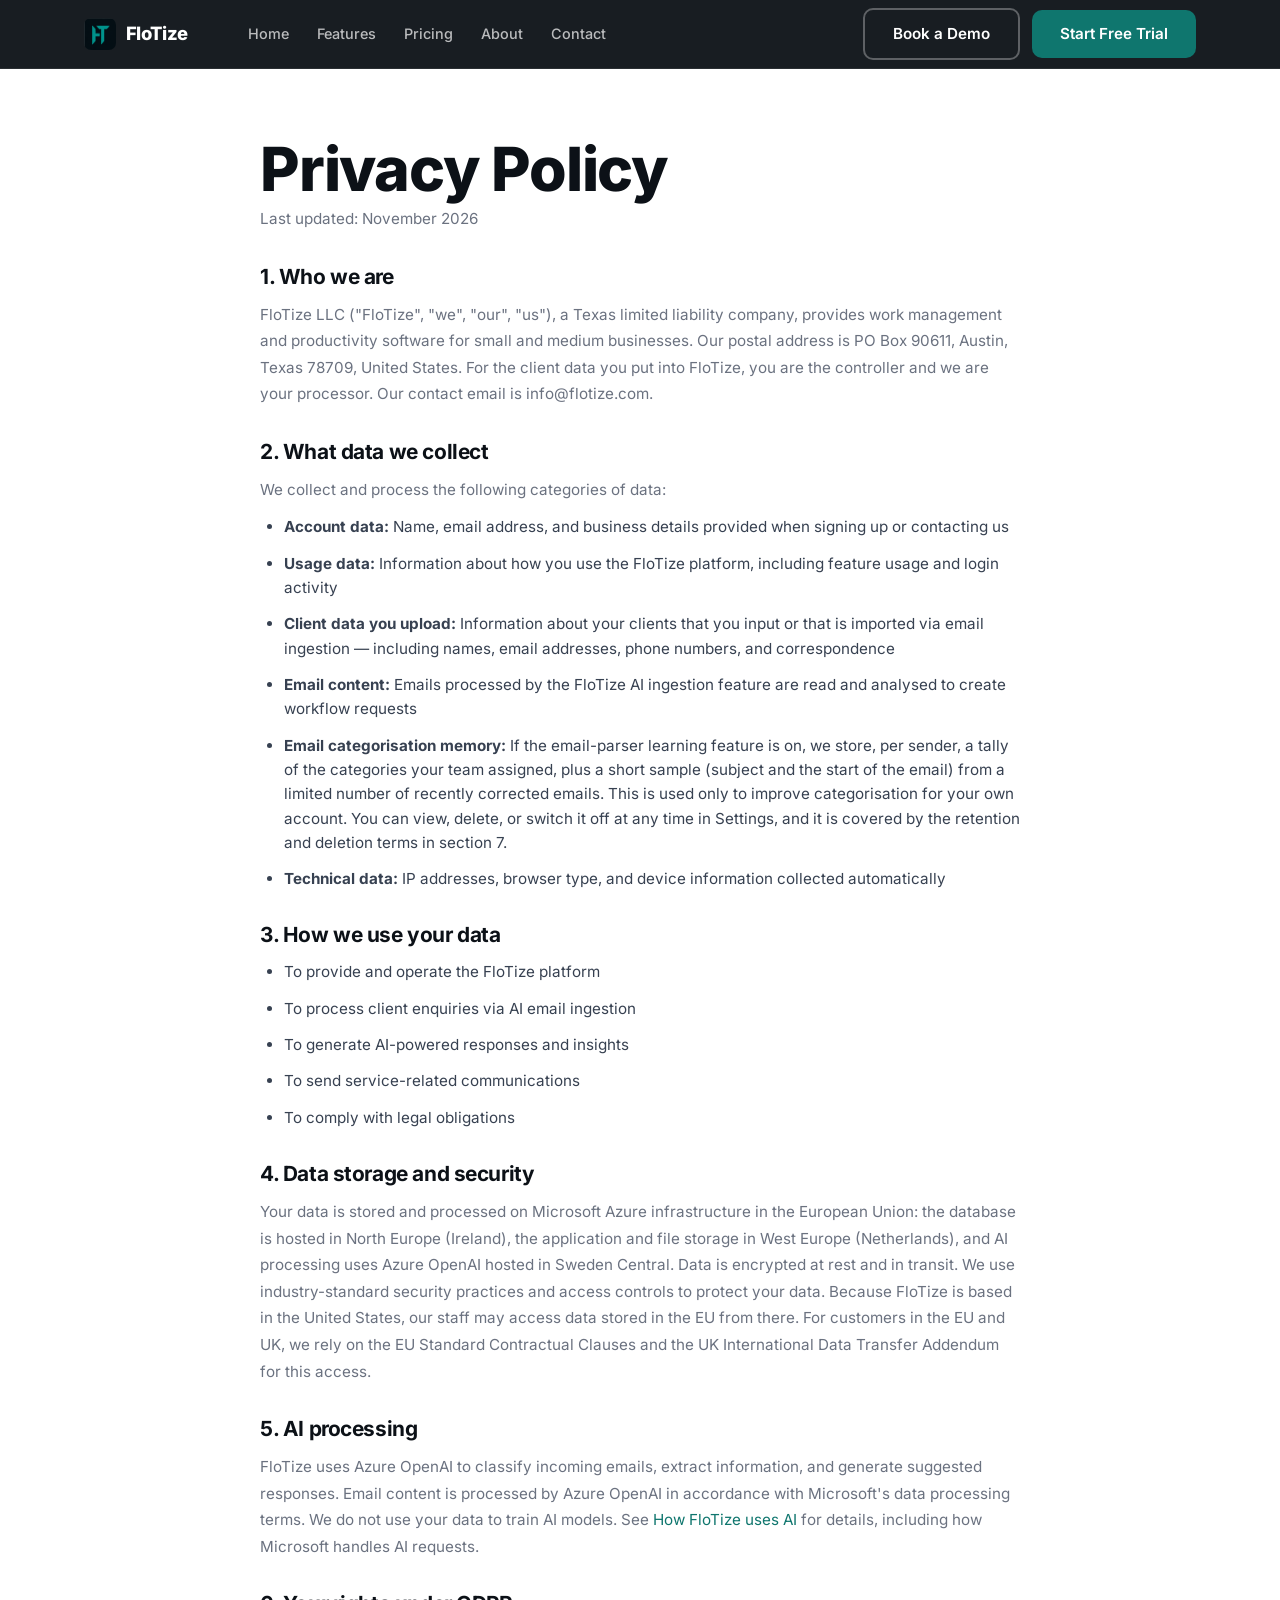
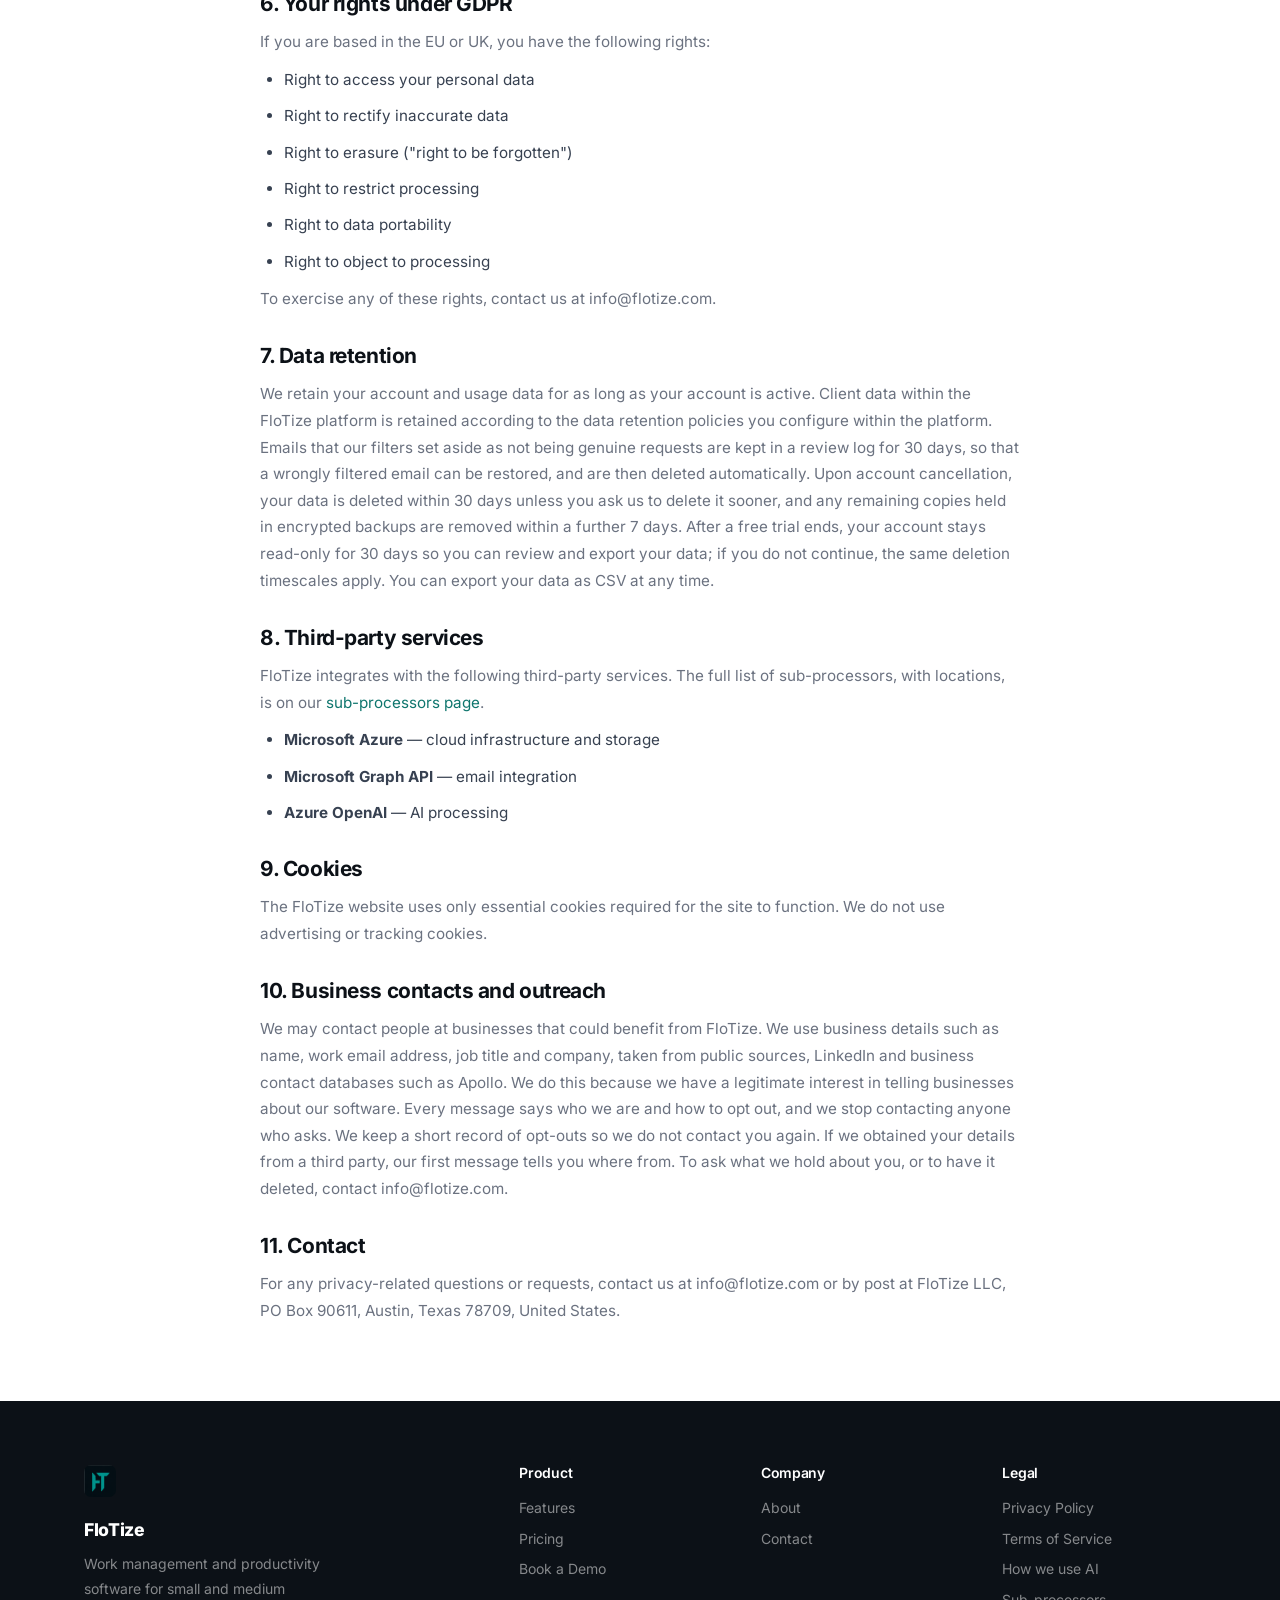
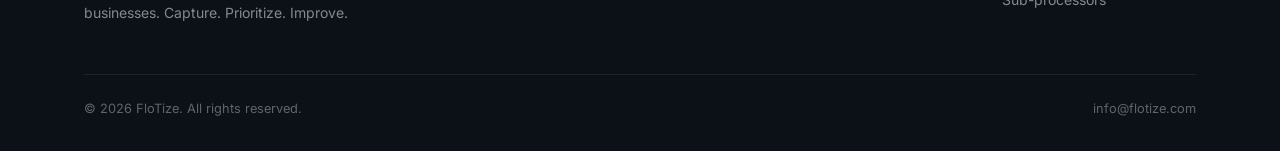
<file: pages/privacy.html>
<!DOCTYPE html>
<html lang="en">
<head>
  <meta charset="UTF-8" />
  <meta name="viewport" content="width=device-width, initial-scale=1.0" />
  <title>Privacy Policy — FloTize</title>
  <meta name="description" content="How FloTize collects, uses, stores and protects your data, including EU hosting, AI processing, retention periods and your GDPR rights." />
  <link rel="canonical" href="https://www.flotize.com/pages/privacy.html" />
  <meta name="theme-color" content="#0C1117" />
  <meta property="og:site_name" content="FloTize" />
  <meta property="og:type" content="website" />
  <meta property="og:title" content="Privacy Policy — FloTize" />
  <meta property="og:description" content="How FloTize collects, uses, stores and protects your data, including EU hosting, AI processing, retention periods and your GDPR rights." />
  <meta property="og:url" content="https://www.flotize.com/pages/privacy.html" />
  <meta property="og:image" content="https://www.flotize.com/images/og-image.png" />
  <meta property="og:image:width" content="1200" />
  <meta property="og:image:height" content="630" />
  <meta name="twitter:card" content="summary_large_image" />
  <meta name="twitter:title" content="Privacy Policy — FloTize" />
  <meta name="twitter:description" content="How FloTize collects, uses, stores and protects your data, including EU hosting, AI processing, retention periods and your GDPR rights." />
  <meta name="twitter:image" content="https://www.flotize.com/images/og-image.png" />
  <link rel="icon" type="image/png" href="/images/fd-mark.png" />
  <link rel="apple-touch-icon" href="/images/fd-mark.png" />
  <link rel="stylesheet" href="../css/style.css" />
  <style>
    .legal-content {
      max-width: 760px;
      margin: 0 auto;
      padding: 4rem 0;
    }
    .legal-content h2 { font-size: 1.3rem; margin: 2rem 0 0.75rem; }
    .legal-content p, .legal-content li { font-size: 0.95rem; margin-bottom: 0.75rem; }
    .legal-content ul { padding-left: 1.5rem; }
  </style>
</head>
<body>

<nav class="nav">
  <div class="container">
    <div class="nav-inner">
      <a href="../index.html" class="nav-brand">
        <img src="../images/fd-mark.png" alt="FloTize" width="32" height="32" />
        <span>FloTize</span>
      </a>
      <div class="nav-links">
        <a href="../index.html">Home</a>
        <a href="features.html">Features</a>
        <a href="pricing.html">Pricing</a>
        <a href="about.html">About</a>
        <a href="contact.html">Contact</a>
      </div>
      <div class="nav-cta">
        <a href="demo.html?type=demo" class="btn btn-outline" style="border-color:rgba(255,255,255,0.3);">Book a Demo</a>
        <a href="demo.html?type=trial" class="btn btn-primary">Start Free Trial</a>
      </div>
      <button class="nav-toggle" aria-label="Toggle menu">☰</button>
    </div>
  </div>
</nav>

<div class="container">
  <div class="legal-content">
    <h1>Privacy Policy</h1>
    <p style="color:var(--grey-2);margin-bottom:2rem;">Last updated: November 2026</p>

    <h2>1. Who we are</h2>
    <p>FloTize LLC ("FloTize", "we", "our", "us"), a Texas limited liability company, provides work management and productivity software for small and medium businesses. Our postal address is PO Box 90611, Austin, Texas 78709, United States. For the client data you put into FloTize, you are the controller and we are your processor. Our contact email is info@flotize.com.</p>

    <h2>2. What data we collect</h2>
    <p>We collect and process the following categories of data:</p>
    <ul>
      <li><strong>Account data:</strong> Name, email address, and business details provided when signing up or contacting us</li>
      <li><strong>Usage data:</strong> Information about how you use the FloTize platform, including feature usage and login activity</li>
      <li><strong>Client data you upload:</strong> Information about your clients that you input or that is imported via email ingestion — including names, email addresses, phone numbers, and correspondence</li>
      <li><strong>Email content:</strong> Emails processed by the FloTize AI ingestion feature are read and analysed to create workflow requests</li>
      <li><strong>Email categorisation memory:</strong> If the email-parser learning feature is on, we store, per sender, a tally of the categories your team assigned, plus a short sample (subject and the start of the email) from a limited number of recently corrected emails. This is used only to improve categorisation for your own account. You can view, delete, or switch it off at any time in Settings, and it is covered by the retention and deletion terms in section 7.</li>
      <li><strong>Technical data:</strong> IP addresses, browser type, and device information collected automatically</li>
    </ul>

    <h2>3. How we use your data</h2>
    <ul>
      <li>To provide and operate the FloTize platform</li>
      <li>To process client enquiries via AI email ingestion</li>
      <li>To generate AI-powered responses and insights</li>
      <li>To send service-related communications</li>
      <li>To comply with legal obligations</li>
    </ul>

    <h2>4. Data storage and security</h2>
    <p>Your data is stored and processed on Microsoft Azure infrastructure in the European Union: the database is hosted in North Europe (Ireland), the application and file storage in West Europe (Netherlands), and AI processing uses Azure OpenAI hosted in Sweden Central. Data is encrypted at rest and in transit. We use industry-standard security practices and access controls to protect your data. Because FloTize is based in the United States, our staff may access data stored in the EU from there. For customers in the EU and UK, we rely on the EU Standard Contractual Clauses and the UK International Data Transfer Addendum for this access.</p>

    <h2>5. AI processing</h2>
    <p>FloTize uses Azure OpenAI to classify incoming emails, extract information, and generate suggested responses. Email content is processed by Azure OpenAI in accordance with Microsoft's data processing terms. We do not use your data to train AI models. See <a href="ai.html">How FloTize uses AI</a> for details, including how Microsoft handles AI requests.</p>

    <h2>6. Your rights under GDPR</h2>
    <p>If you are based in the EU or UK, you have the following rights:</p>
    <ul>
      <li>Right to access your personal data</li>
      <li>Right to rectify inaccurate data</li>
      <li>Right to erasure ("right to be forgotten")</li>
      <li>Right to restrict processing</li>
      <li>Right to data portability</li>
      <li>Right to object to processing</li>
    </ul>
    <p>To exercise any of these rights, contact us at info@flotize.com.</p>

    <h2>7. Data retention</h2>
    <p>We retain your account and usage data for as long as your account is active. Client data within the FloTize platform is retained according to the data retention policies you configure within the platform. Emails that our filters set aside as not being genuine requests are kept in a review log for 30 days, so that a wrongly filtered email can be restored, and are then deleted automatically. Upon account cancellation, your data is deleted within 30 days unless you ask us to delete it sooner, and any remaining copies held in encrypted backups are removed within a further 7 days. After a free trial ends, your account stays read-only for 30 days so you can review and export your data; if you do not continue, the same deletion timescales apply. You can export your data as CSV at any time.</p>

    <h2>8. Third-party services</h2>
    <p>FloTize integrates with the following third-party services. The full list of sub-processors, with locations, is on our <a href="subprocessors.html">sub-processors page</a>.</p>
    <ul>
      <li><strong>Microsoft Azure</strong> — cloud infrastructure and storage</li>
      <li><strong>Microsoft Graph API</strong> — email integration</li>
      <li><strong>Azure OpenAI</strong> — AI processing</li>
    </ul>

    <h2>9. Cookies</h2>
    <p>The FloTize website uses only essential cookies required for the site to function. We do not use advertising or tracking cookies.</p>

    <h2>10. Business contacts and outreach</h2>
    <p>We may contact people at businesses that could benefit from FloTize. We use business details such as name, work email address, job title and company, taken from public sources, LinkedIn and business contact databases such as Apollo. We do this because we have a legitimate interest in telling businesses about our software. Every message says who we are and how to opt out, and we stop contacting anyone who asks. We keep a short record of opt-outs so we do not contact you again. If we obtained your details from a third party, our first message tells you where from. To ask what we hold about you, or to have it deleted, contact info@flotize.com.</p>

    <h2>11. Contact</h2>
    <p>For any privacy-related questions or requests, contact us at info@flotize.com or by post at FloTize LLC, PO Box 90611, Austin, Texas 78709, United States.</p>
  </div>
</div>

<footer class="footer">
  <div class="container">
    <div class="footer-grid">
      <div class="footer-brand">
        <img src="../images/fd-mark.png" alt="FloTize" width="32" height="32" />
        <div style="font-size:1.1rem;font-weight:800;color:white;letter-spacing:-0.02em;">FloTize</div>
        <p>Work management and productivity software for small and medium businesses. Capture. Prioritize. Improve.</p>
      </div>
      <div class="footer-col">
        <h4>Product</h4>
        <a href="features.html">Features</a>
        <a href="pricing.html">Pricing</a>
        <a href="demo.html?type=demo">Book a Demo</a>
      </div>
      <div class="footer-col">
        <h4>Company</h4>
        <a href="about.html">About</a>
        <a href="contact.html">Contact</a>
      </div>
      <div class="footer-col">
        <h4>Legal</h4>
        <a href="privacy.html">Privacy Policy</a>
        <a href="terms.html">Terms of Service</a>
        <a href="ai.html">How we use AI</a>
        <a href="subprocessors.html">Sub-processors</a>
      </div>
    </div>
    <div class="footer-bottom">
      <span>© 2026 FloTize. All rights reserved.</span>
      <span>info@flotize.com</span>
    </div>
  </div>
</footer>

<script src="../js/main.js"></script>
</body>
</html>
</file>
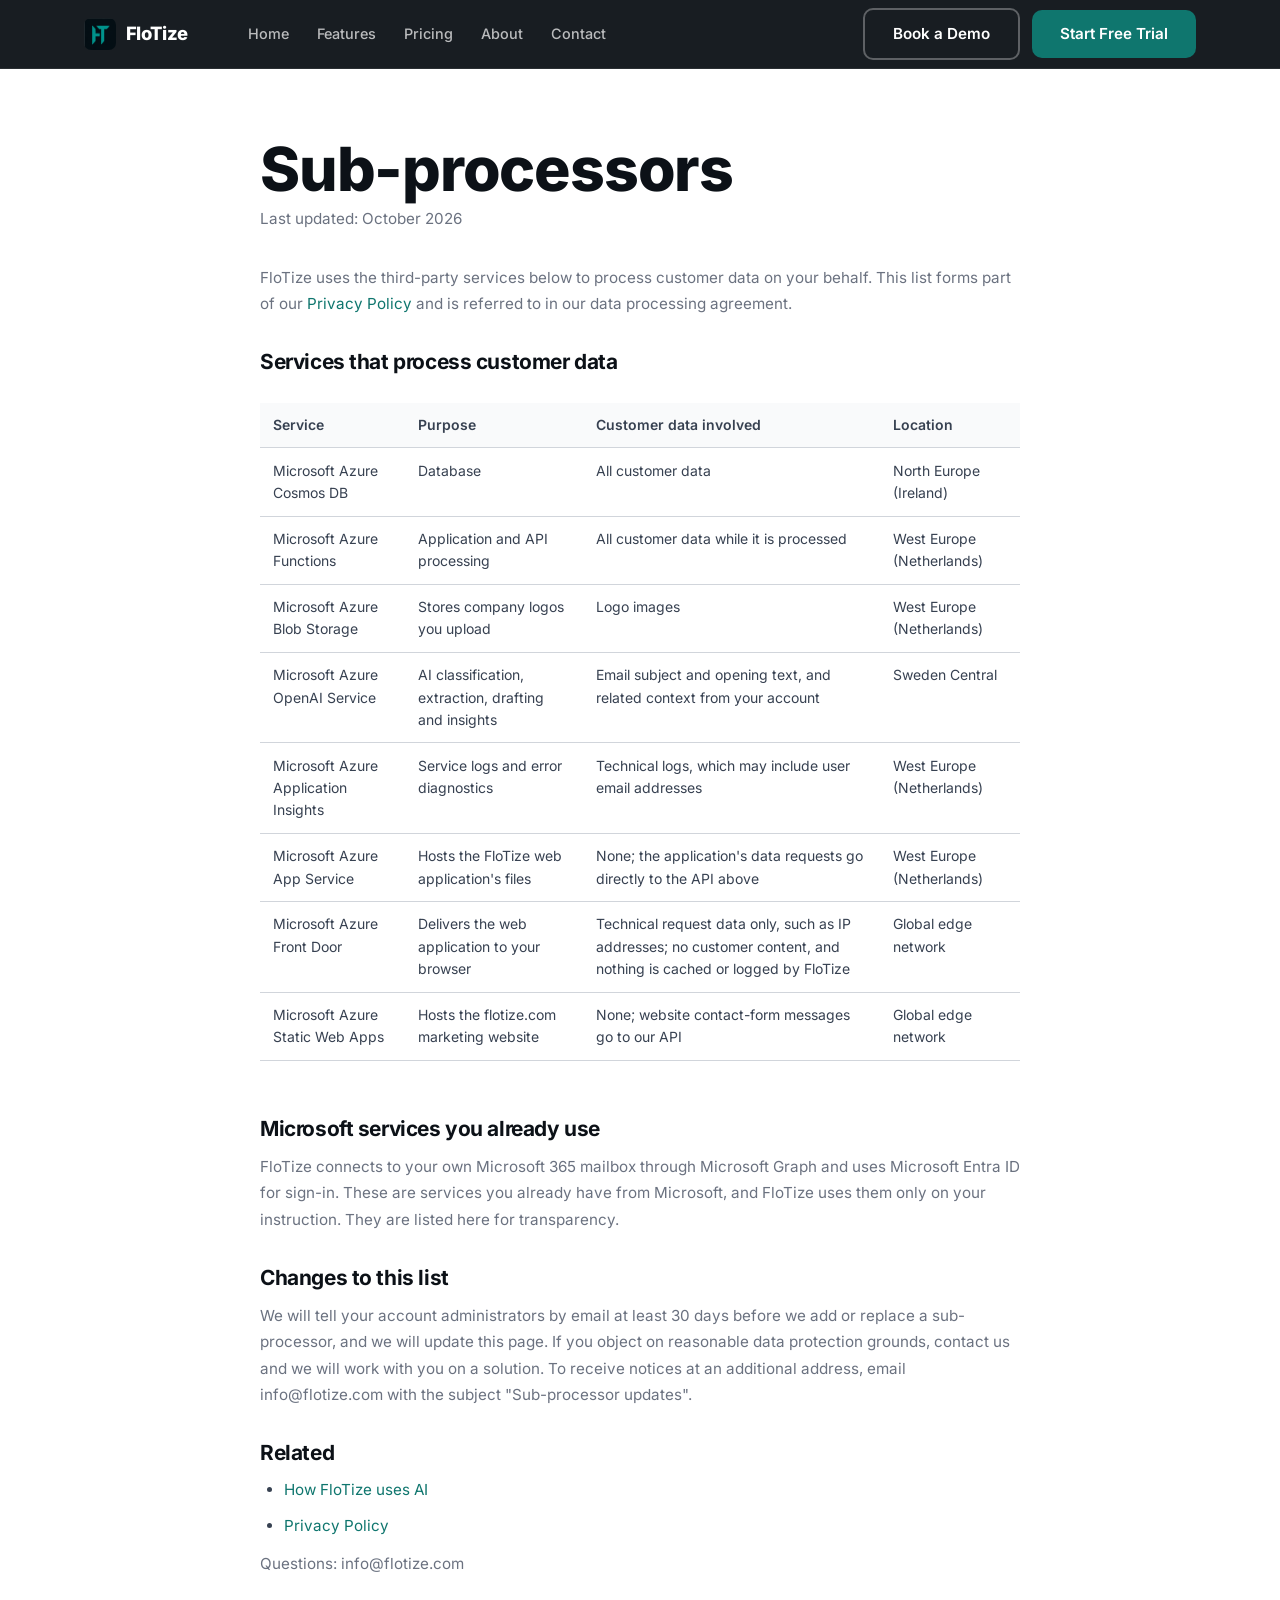
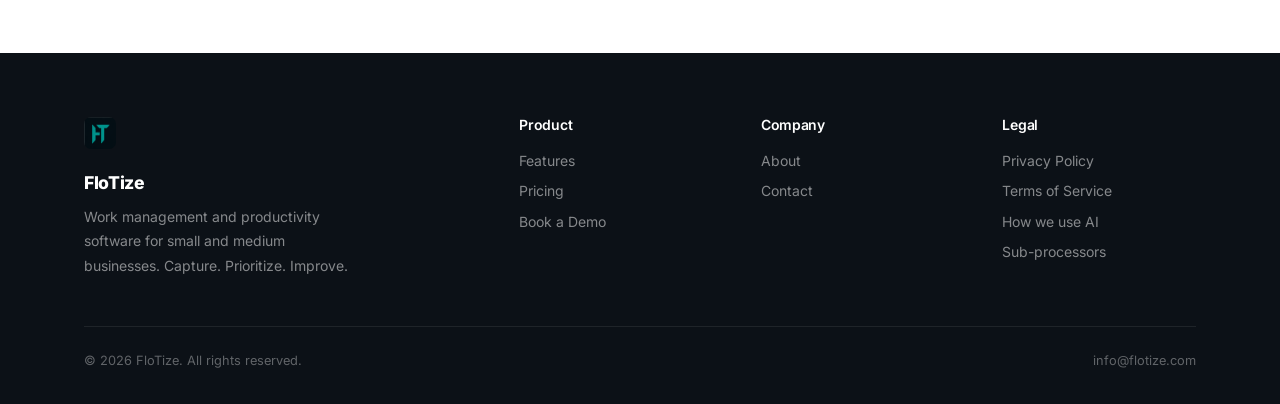
<file: pages/subprocessors.html>
<!DOCTYPE html>
<html lang="en">
<head>
  <meta charset="UTF-8" />
  <meta name="viewport" content="width=device-width, initial-scale=1.0" />
  <title>Sub-processors — FloTize</title>
  <meta name="description" content="The third-party services FloTize uses to process customer data, what each does, and where it is hosted. Updated October 2026." />
  <link rel="canonical" href="https://www.flotize.com/pages/subprocessors.html" />
  <meta name="theme-color" content="#0C1117" />
  <meta property="og:site_name" content="FloTize" />
  <meta property="og:type" content="website" />
  <meta property="og:title" content="Sub-processors — FloTize" />
  <meta property="og:description" content="The third-party services FloTize uses to process customer data, what each does, and where it is hosted. Updated October 2026." />
  <meta property="og:url" content="https://www.flotize.com/pages/subprocessors.html" />
  <meta property="og:image" content="https://www.flotize.com/images/og-image.png" />
  <meta property="og:image:width" content="1200" />
  <meta property="og:image:height" content="630" />
  <meta name="twitter:card" content="summary_large_image" />
  <meta name="twitter:title" content="Sub-processors — FloTize" />
  <meta name="twitter:description" content="The third-party services FloTize uses to process customer data, what each does, and where it is hosted. Updated October 2026." />
  <meta name="twitter:image" content="https://www.flotize.com/images/og-image.png" />
  <link rel="icon" type="image/png" href="/images/fd-mark.png" />
  <link rel="apple-touch-icon" href="/images/fd-mark.png" />
  <link rel="stylesheet" href="../css/style.css" />
  <style>
    .legal-content {
      max-width: 760px;
      margin: 0 auto;
      padding: 4rem 0;
    }
    .legal-content h2 { font-size: 1.3rem; margin: 2rem 0 0.75rem; }
    .legal-content p, .legal-content li { font-size: 0.95rem; margin-bottom: 0.75rem; }
    .legal-content ul { padding-left: 1.5rem; }

    .legal-content table { width: 100%; border-collapse: collapse; margin: 1rem 0 1.5rem; font-size: 0.875rem; }
    .legal-content th, .legal-content td { text-align: left; padding: 0.7rem 0.8rem; border-bottom: 1px solid var(--grey-3); vertical-align: top; color: var(--grey-1); }
    .legal-content th { background: var(--grey-4); font-weight: 600; }
    .table-wrap { overflow-x: auto; }
  </style>
</head>
<body>

<nav class="nav">
  <div class="container">
    <div class="nav-inner">
      <a href="../index.html" class="nav-brand">
        <img src="../images/fd-mark.png" alt="FloTize" width="32" height="32" />
        <span>FloTize</span>
      </a>
      <div class="nav-links">
        <a href="../index.html">Home</a>
        <a href="features.html">Features</a>
        <a href="pricing.html">Pricing</a>
        <a href="about.html">About</a>
        <a href="contact.html">Contact</a>
      </div>
      <div class="nav-cta">
        <a href="demo.html?type=demo" class="btn btn-outline" style="border-color:rgba(255,255,255,0.3);">Book a Demo</a>
        <a href="demo.html?type=trial" class="btn btn-primary">Start Free Trial</a>
      </div>
      <button class="nav-toggle" aria-label="Toggle menu">☰</button>
    </div>
  </div>
</nav>

<div class="container">
  <div class="legal-content">
    <h1>Sub-processors</h1>
    <p style="color:var(--grey-2);margin-bottom:2rem;">Last updated: October 2026</p>

    <p>FloTize uses the third-party services below to process customer data on your behalf. This list forms part of our <a href="privacy.html">Privacy Policy</a> and is referred to in our data processing agreement.</p>

    <h2>Services that process customer data</h2>
    <div class="table-wrap">
    <table>
      <thead><tr><th>Service</th><th>Purpose</th><th>Customer data involved</th><th>Location</th></tr></thead>
      <tbody>
        <tr><td>Microsoft Azure Cosmos DB</td><td>Database</td><td>All customer data</td><td>North Europe (Ireland)</td></tr>
        <tr><td>Microsoft Azure Functions</td><td>Application and API processing</td><td>All customer data while it is processed</td><td>West Europe (Netherlands)</td></tr>
        <tr><td>Microsoft Azure Blob Storage</td><td>Stores company logos you upload</td><td>Logo images</td><td>West Europe (Netherlands)</td></tr>
        <tr><td>Microsoft Azure OpenAI Service</td><td>AI classification, extraction, drafting and insights</td><td>Email subject and opening text, and related context from your account</td><td>Sweden Central</td></tr>
        <tr><td>Microsoft Azure Application Insights</td><td>Service logs and error diagnostics</td><td>Technical logs, which may include user email addresses</td><td>West Europe (Netherlands)</td></tr>
        <tr><td>Microsoft Azure App Service</td><td>Hosts the FloTize web application's files</td><td>None; the application's data requests go directly to the API above</td><td>West Europe (Netherlands)</td></tr>
        <tr><td>Microsoft Azure Front Door</td><td>Delivers the web application to your browser</td><td>Technical request data only, such as IP addresses; no customer content, and nothing is cached or logged by FloTize</td><td>Global edge network</td></tr>
        <tr><td>Microsoft Azure Static Web Apps</td><td>Hosts the flotize.com marketing website</td><td>None; website contact-form messages go to our API</td><td>Global edge network</td></tr>
      </tbody>
    </table>
    </div>

    <h2>Microsoft services you already use</h2>
    <p>FloTize connects to your own Microsoft 365 mailbox through Microsoft Graph and uses Microsoft Entra ID for sign-in. These are services you already have from Microsoft, and FloTize uses them only on your instruction. They are listed here for transparency.</p>

    <h2>Changes to this list</h2>
    <p>We will tell your account administrators by email at least 30 days before we add or replace a sub-processor, and we will update this page. If you object on reasonable data protection grounds, contact us and we will work with you on a solution. To receive notices at an additional address, email info@flotize.com with the subject "Sub-processor updates".</p>

    <h2>Related</h2>
    <ul>
      <li><a href="ai.html">How FloTize uses AI</a></li>
      <li><a href="privacy.html">Privacy Policy</a></li>
    </ul>
    <p>Questions: info@flotize.com</p>
  </div>
</div>

<footer class="footer">
  <div class="container">
    <div class="footer-grid">
      <div class="footer-brand">
        <img src="../images/fd-mark.png" alt="FloTize" width="32" height="32" />
        <div style="font-size:1.1rem;font-weight:800;color:white;letter-spacing:-0.02em;">FloTize</div>
        <p>Work management and productivity software for small and medium businesses. Capture. Prioritize. Improve.</p>
      </div>
      <div class="footer-col">
        <h4>Product</h4>
        <a href="features.html">Features</a>
        <a href="pricing.html">Pricing</a>
        <a href="demo.html?type=demo">Book a Demo</a>
      </div>
      <div class="footer-col">
        <h4>Company</h4>
        <a href="about.html">About</a>
        <a href="contact.html">Contact</a>
      </div>
      <div class="footer-col">
        <h4>Legal</h4>
        <a href="privacy.html">Privacy Policy</a>
        <a href="terms.html">Terms of Service</a>
        <a href="ai.html">How we use AI</a>
        <a href="subprocessors.html">Sub-processors</a>
      </div>
    </div>
    <div class="footer-bottom">
      <span>© 2026 FloTize. All rights reserved.</span>
      <span>info@flotize.com</span>
    </div>
  </div>
</footer>

<script src="../js/main.js"></script>
</body>
</html>
</file>
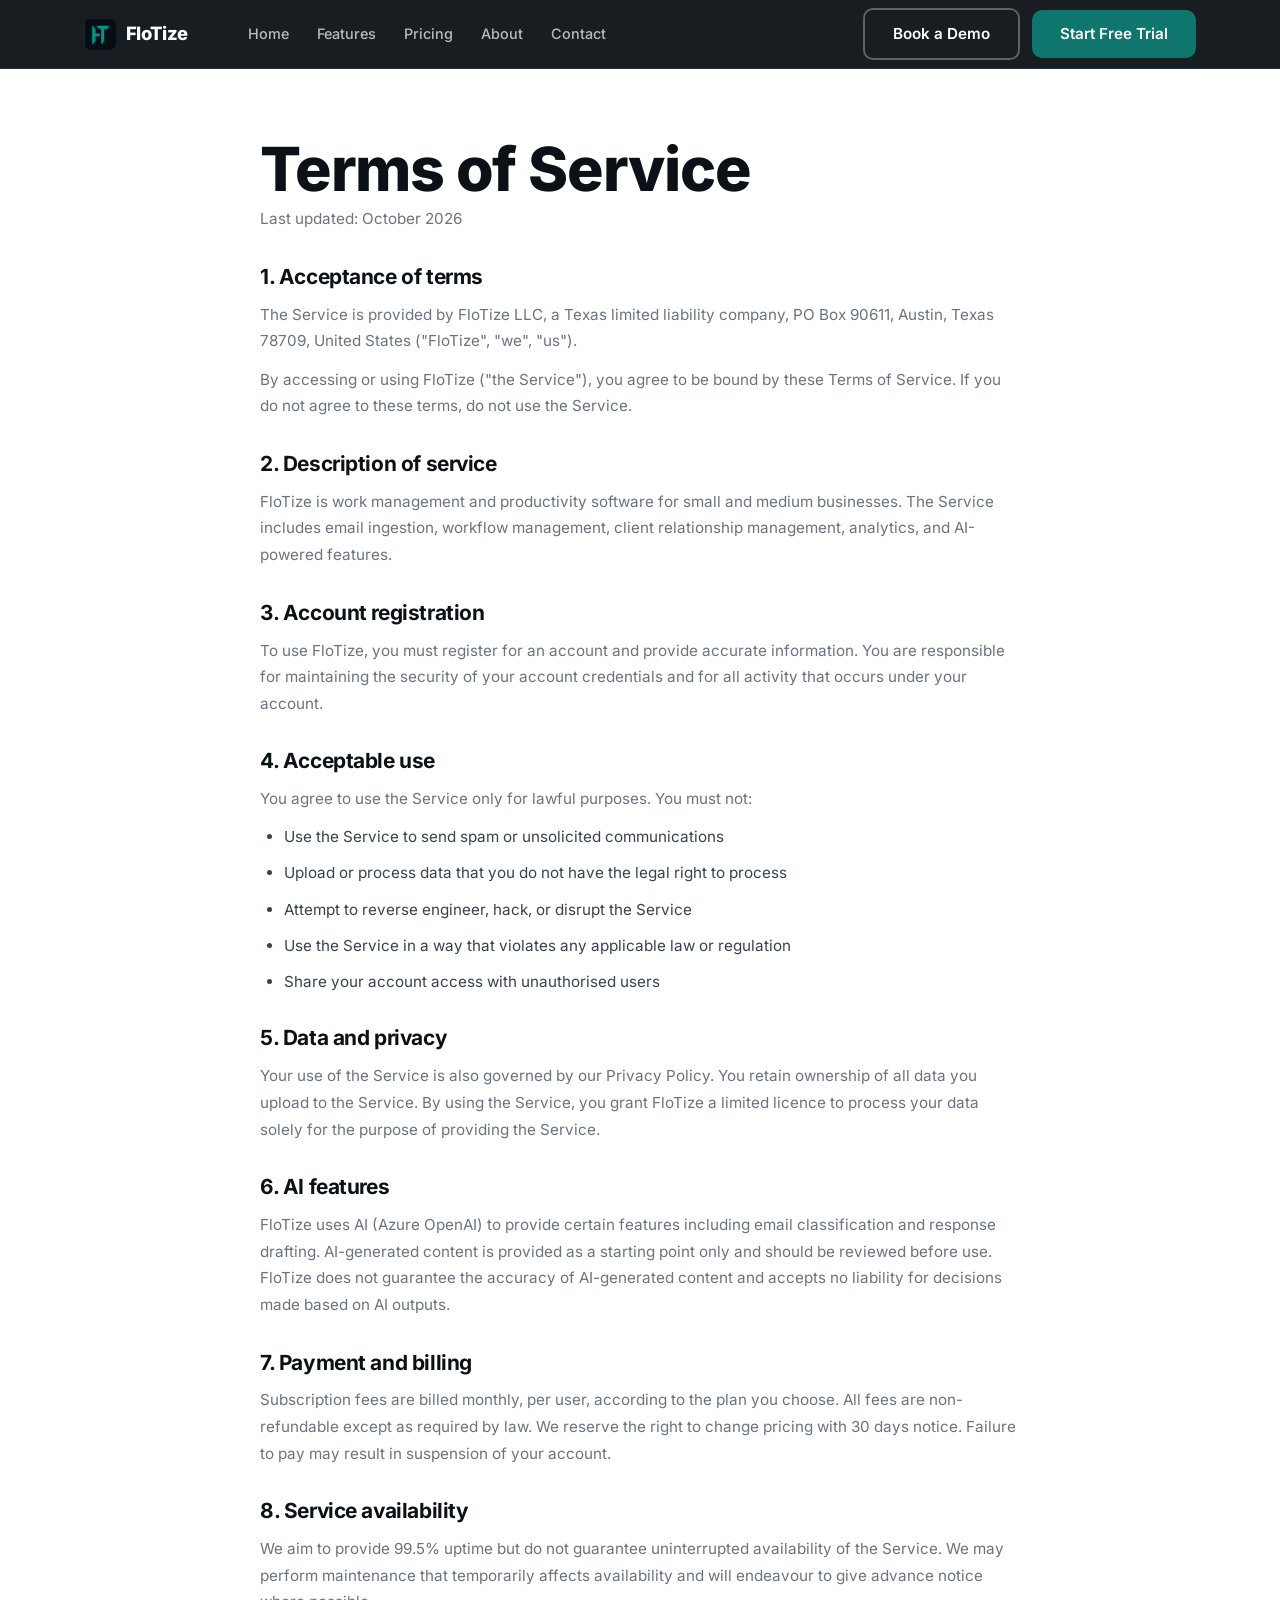
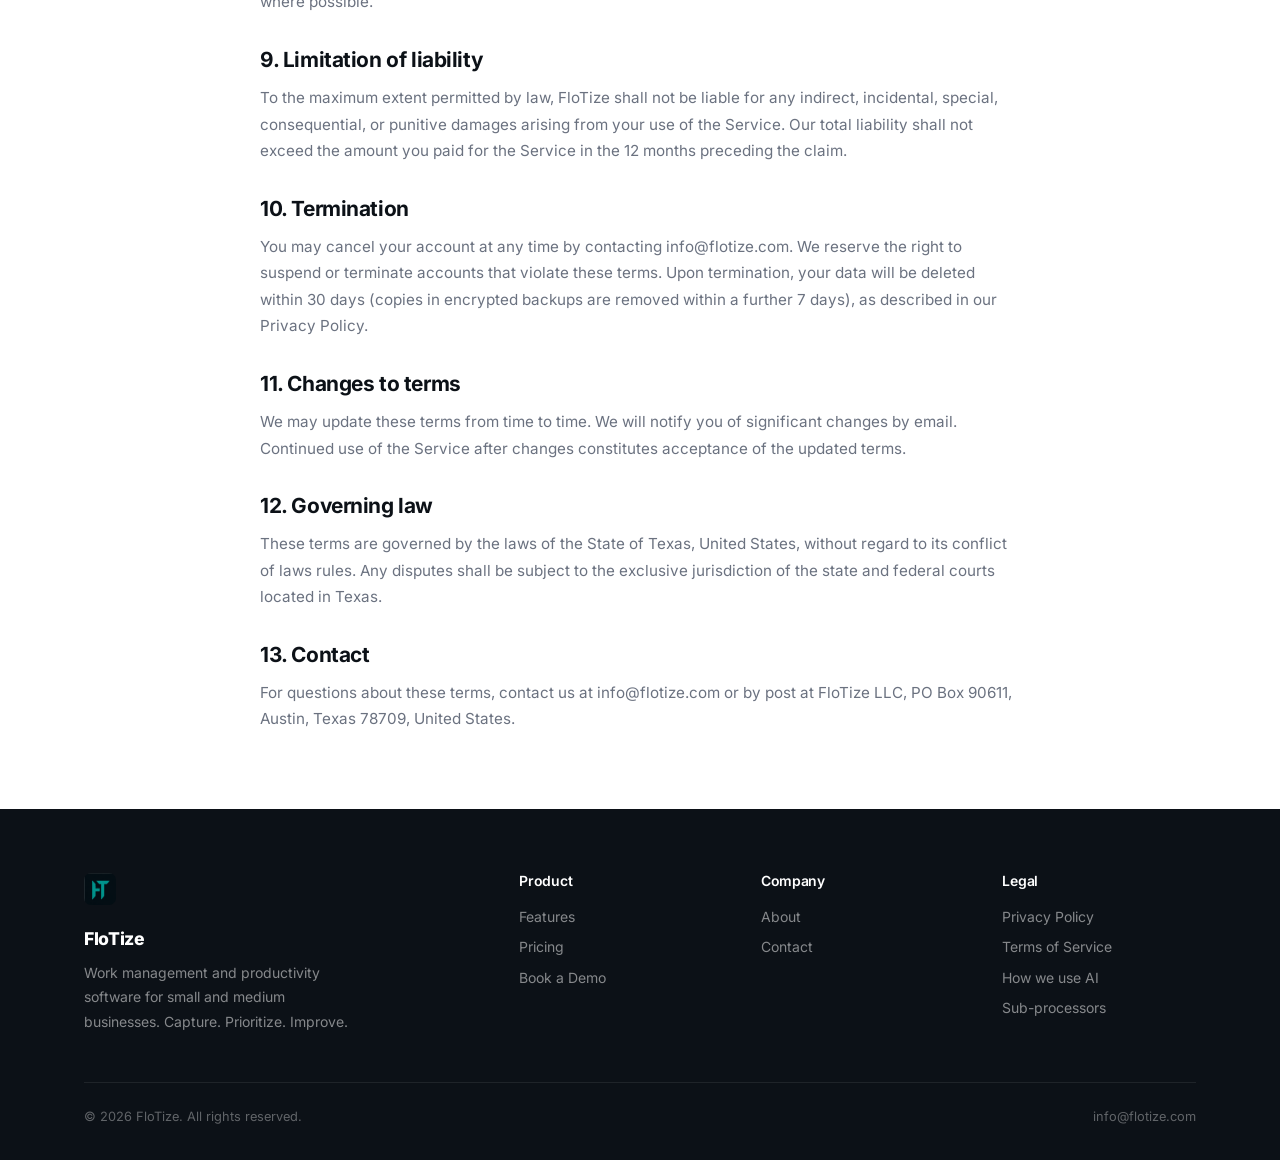
<file: pages/terms.html>
<!DOCTYPE html>
<html lang="en">
<head>
  <meta charset="UTF-8" />
  <meta name="viewport" content="width=device-width, initial-scale=1.0" />
  <title>Terms of Service — FloTize</title>
  <meta name="description" content="The terms that apply when you use FloTize: accounts, acceptable use, AI features, billing, availability, liability and termination." />
  <link rel="canonical" href="https://www.flotize.com/pages/terms.html" />
  <meta name="theme-color" content="#0C1117" />
  <meta property="og:site_name" content="FloTize" />
  <meta property="og:type" content="website" />
  <meta property="og:title" content="Terms of Service — FloTize" />
  <meta property="og:description" content="The terms that apply when you use FloTize: accounts, acceptable use, AI features, billing, availability, liability and termination." />
  <meta property="og:url" content="https://www.flotize.com/pages/terms.html" />
  <meta property="og:image" content="https://www.flotize.com/images/og-image.png" />
  <meta property="og:image:width" content="1200" />
  <meta property="og:image:height" content="630" />
  <meta name="twitter:card" content="summary_large_image" />
  <meta name="twitter:title" content="Terms of Service — FloTize" />
  <meta name="twitter:description" content="The terms that apply when you use FloTize: accounts, acceptable use, AI features, billing, availability, liability and termination." />
  <meta name="twitter:image" content="https://www.flotize.com/images/og-image.png" />
  <link rel="icon" type="image/png" href="/images/fd-mark.png" />
  <link rel="apple-touch-icon" href="/images/fd-mark.png" />
  <link rel="stylesheet" href="../css/style.css" />
  <style>
    .legal-content {
      max-width: 760px;
      margin: 0 auto;
      padding: 4rem 0;
    }
    .legal-content h2 { font-size: 1.3rem; margin: 2rem 0 0.75rem; }
    .legal-content p, .legal-content li { font-size: 0.95rem; margin-bottom: 0.75rem; }
    .legal-content ul { padding-left: 1.5rem; }
  </style>
</head>
<body>

<nav class="nav">
  <div class="container">
    <div class="nav-inner">
      <a href="../index.html" class="nav-brand">
        <img src="../images/fd-mark.png" alt="FloTize" width="32" height="32" />
        <span>FloTize</span>
      </a>
      <div class="nav-links">
        <a href="../index.html">Home</a>
        <a href="features.html">Features</a>
        <a href="pricing.html">Pricing</a>
        <a href="about.html">About</a>
        <a href="contact.html">Contact</a>
      </div>
      <div class="nav-cta">
        <a href="demo.html?type=demo" class="btn btn-outline" style="border-color:rgba(255,255,255,0.3);">Book a Demo</a>
        <a href="demo.html?type=trial" class="btn btn-primary">Start Free Trial</a>
      </div>
      <button class="nav-toggle" aria-label="Toggle menu">☰</button>
    </div>
  </div>
</nav>

<div class="container">
  <div class="legal-content">
    <h1>Terms of Service</h1>
    <p style="color:var(--grey-2);margin-bottom:2rem;">Last updated: October 2026</p>

    <h2>1. Acceptance of terms</h2>
    <p>The Service is provided by FloTize LLC, a Texas limited liability company, PO Box 90611, Austin, Texas 78709, United States ("FloTize", "we", "us").</p>

    <p>By accessing or using FloTize ("the Service"), you agree to be bound by these Terms of Service. If you do not agree to these terms, do not use the Service.</p>

    <h2>2. Description of service</h2>
    <p>FloTize is work management and productivity software for small and medium businesses. The Service includes email ingestion, workflow management, client relationship management, analytics, and AI-powered features.</p>

    <h2>3. Account registration</h2>
    <p>To use FloTize, you must register for an account and provide accurate information. You are responsible for maintaining the security of your account credentials and for all activity that occurs under your account.</p>

    <h2>4. Acceptable use</h2>
    <p>You agree to use the Service only for lawful purposes. You must not:</p>
    <ul>
      <li>Use the Service to send spam or unsolicited communications</li>
      <li>Upload or process data that you do not have the legal right to process</li>
      <li>Attempt to reverse engineer, hack, or disrupt the Service</li>
      <li>Use the Service in a way that violates any applicable law or regulation</li>
      <li>Share your account access with unauthorised users</li>
    </ul>

    <h2>5. Data and privacy</h2>
    <p>Your use of the Service is also governed by our Privacy Policy. You retain ownership of all data you upload to the Service. By using the Service, you grant FloTize a limited licence to process your data solely for the purpose of providing the Service.</p>

    <h2>6. AI features</h2>
    <p>FloTize uses AI (Azure OpenAI) to provide certain features including email classification and response drafting. AI-generated content is provided as a starting point only and should be reviewed before use. FloTize does not guarantee the accuracy of AI-generated content and accepts no liability for decisions made based on AI outputs.</p>

    <h2>7. Payment and billing</h2>
    <p>Subscription fees are billed monthly, per user, according to the plan you choose. All fees are non-refundable except as required by law. We reserve the right to change pricing with 30 days notice. Failure to pay may result in suspension of your account.</p>

    <h2>8. Service availability</h2>
    <p>We aim to provide 99.5% uptime but do not guarantee uninterrupted availability of the Service. We may perform maintenance that temporarily affects availability and will endeavour to give advance notice where possible.</p>

    <h2>9. Limitation of liability</h2>
    <p>To the maximum extent permitted by law, FloTize shall not be liable for any indirect, incidental, special, consequential, or punitive damages arising from your use of the Service. Our total liability shall not exceed the amount you paid for the Service in the 12 months preceding the claim.</p>

    <h2>10. Termination</h2>
    <p>You may cancel your account at any time by contacting info@flotize.com. We reserve the right to suspend or terminate accounts that violate these terms. Upon termination, your data will be deleted within 30 days (copies in encrypted backups are removed within a further 7 days), as described in our Privacy Policy.</p>

    <h2>11. Changes to terms</h2>
    <p>We may update these terms from time to time. We will notify you of significant changes by email. Continued use of the Service after changes constitutes acceptance of the updated terms.</p>

    <h2>12. Governing law</h2>
    <p>These terms are governed by the laws of the State of Texas, United States, without regard to its conflict of laws rules. Any disputes shall be subject to the exclusive jurisdiction of the state and federal courts located in Texas.</p>

    <h2>13. Contact</h2>
    <p>For questions about these terms, contact us at info@flotize.com or by post at FloTize LLC, PO Box 90611, Austin, Texas 78709, United States.</p>
  </div>
</div>

<footer class="footer">
  <div class="container">
    <div class="footer-grid">
      <div class="footer-brand">
        <img src="../images/fd-mark.png" alt="FloTize" width="32" height="32" />
        <div style="font-size:1.1rem;font-weight:800;color:white;letter-spacing:-0.02em;">FloTize</div>
        <p>Work management and productivity software for small and medium businesses. Capture. Prioritize. Improve.</p>
      </div>
      <div class="footer-col">
        <h4>Product</h4>
        <a href="features.html">Features</a>
        <a href="pricing.html">Pricing</a>
        <a href="demo.html?type=demo">Book a Demo</a>
      </div>
      <div class="footer-col">
        <h4>Company</h4>
        <a href="about.html">About</a>
        <a href="contact.html">Contact</a>
      </div>
      <div class="footer-col">
        <h4>Legal</h4>
        <a href="privacy.html">Privacy Policy</a>
        <a href="terms.html">Terms of Service</a>
        <a href="ai.html">How we use AI</a>
        <a href="subprocessors.html">Sub-processors</a>
      </div>
    </div>
    <div class="footer-bottom">
      <span>© 2026 FloTize. All rights reserved.</span>
      <span>info@flotize.com</span>
    </div>
  </div>
</footer>

<script src="../js/main.js"></script>
</body>
</html>
</file>
<file: css/style.css>
/* ── Flotize.com — Shared Styles ────────────────────────────────────────── */

/* ── Fonts: Inter, served from this site (no request to Google) ─────────── */
@font-face { font-family: 'Inter'; font-style: normal; font-weight: 400; font-display: swap; src: url('../fonts/inter-latin-400-normal.woff2') format('woff2'); }
@font-face { font-family: 'Inter'; font-style: normal; font-weight: 500; font-display: swap; src: url('../fonts/inter-latin-500-normal.woff2') format('woff2'); }
@font-face { font-family: 'Inter'; font-style: normal; font-weight: 600; font-display: swap; src: url('../fonts/inter-latin-600-normal.woff2') format('woff2'); }
@font-face { font-family: 'Inter'; font-style: normal; font-weight: 700; font-display: swap; src: url('../fonts/inter-latin-700-normal.woff2') format('woff2'); }
@font-face { font-family: 'Inter'; font-style: normal; font-weight: 800; font-display: swap; src: url('../fonts/inter-latin-800-normal.woff2') format('woff2'); }

:root {
  --teal:       #0F766E;
  --teal-light: #14B8A6;
  --teal-mist:  #F0FDF9;
  --teal-pale:  #CCFBF1;
  --dark:       #0C1117;
  --dark-2:     #1A2332;
  --grey-1:     #374151;
  --grey-2:     #6B7280;
  --grey-3:     #D1D5DB;
  --grey-4:     #F9FAFB;
  --white:      #FFFFFF;
  --radius:     10px;
  --radius-lg:  16px;
  --shadow:     0 4px 24px rgba(0,0,0,0.08);
  --shadow-lg:  0 12px 48px rgba(0,0,0,0.14);
}

*, *::before, *::after { box-sizing: border-box; margin: 0; padding: 0; }

html { scroll-behavior: smooth; }

body {
  font-family: 'Inter', system-ui, sans-serif;
  color: var(--grey-1);
  background: var(--white);
  line-height: 1.6;
  -webkit-font-smoothing: antialiased;
}

/* ── Typography ─────────────────────────────────────────────────────────── */
h1, h2, h3, h4 { line-height: 1.2; letter-spacing: -0.02em; color: var(--dark); }
h1 { font-size: clamp(2.2rem, 5vw, 3.8rem); font-weight: 800; }
h2 { font-size: clamp(1.7rem, 3.5vw, 2.6rem); font-weight: 700; }
h3 { font-size: 1.25rem; font-weight: 600; }
h4 { font-size: 1rem; font-weight: 600; }
p { color: var(--grey-2); line-height: 1.75; }
a { color: var(--teal); text-decoration: none; }
a:hover { text-decoration: underline; }

/* ── Layout ─────────────────────────────────────────────────────────────── */
.container {
  max-width: 1160px;
  margin: 0 auto;
  padding: 0 1.5rem;
}

.section {
  padding: 5rem 0;
}

.section-mist {
  background: var(--teal-mist);
  padding: 5rem 0;
}

.section-dark {
  background: var(--dark);
  padding: 5rem 0;
}

.section-label {
  display: inline-block;
  font-size: 0.75rem;
  font-weight: 700;
  letter-spacing: 0.1em;
  text-transform: uppercase;
  color: var(--teal);
  background: var(--teal-pale);
  padding: 0.3rem 0.75rem;
  border-radius: 20px;
  margin-bottom: 1rem;
}

.section-header {
  text-align: center;
  max-width: 680px;
  margin: 0 auto 3.5rem;
}

.section-header p {
  margin-top: 0.75rem;
  font-size: 1.05rem;
}

/* ── Buttons ─────────────────────────────────────────────────────────────── */
.btn {
  display: inline-flex;
  align-items: center;
  gap: 0.5rem;
  padding: 0.75rem 1.75rem;
  border-radius: var(--radius);
  font-size: 0.95rem;
  font-weight: 600;
  cursor: pointer;
  border: none;
  transition: all 0.2s ease;
  text-decoration: none;
  white-space: nowrap;
}

.btn-primary {
  background: var(--teal);
  color: var(--white);
}
.btn-primary:hover {
  background: #0a5f59;
  transform: translateY(-1px);
  box-shadow: 0 6px 20px rgba(15,118,110,0.35);
  text-decoration: none;
  color: var(--white);
}

.btn-outline {
  background: transparent;
  color: var(--white);
  border: 2px solid rgba(255,255,255,0.4);
}
.btn-outline:hover {
  background: rgba(255,255,255,0.1);
  border-color: rgba(255,255,255,0.7);
  text-decoration: none;
  color: var(--white);
}

.btn-outline-dark {
  background: transparent;
  color: var(--teal);
  border: 2px solid var(--teal);
}
.btn-outline-dark:hover {
  background: var(--teal);
  color: var(--white);
  text-decoration: none;
}

.btn-lg {
  padding: 1rem 2.25rem;
  font-size: 1.05rem;
}

/* ── Navigation ─────────────────────────────────────────────────────────── */
.nav {
  position: sticky;
  top: 0;
  z-index: 100;
  background: rgba(12, 17, 23, 0.95);
  backdrop-filter: blur(12px);
  border-bottom: 1px solid rgba(255,255,255,0.08);
}

.nav-inner {
  display: flex;
  align-items: center;
  gap: 2rem;
  height: 68px;
}

.nav-brand {
  display: flex;
  align-items: center;
  gap: 0.6rem;
  text-decoration: none;
  flex-shrink: 0;
}

.nav-brand img {
  width: 32px;
  height: 32px;
  border-radius: 7px;
}

.nav-brand span {
  font-size: 1.15rem;
  font-weight: 800;
  color: var(--white);
  letter-spacing: -0.02em;
}

.nav-links {
  display: flex;
  align-items: center;
  gap: 0.25rem;
  margin-left: 1rem;
}

.nav-links a {
  color: rgba(255,255,255,0.7);
  font-size: 0.9rem;
  font-weight: 500;
  padding: 0.4rem 0.75rem;
  border-radius: 6px;
  transition: all 0.15s;
  text-decoration: none;
}

.nav-links a:hover, .nav-links a.active {
  color: var(--white);
  background: rgba(255,255,255,0.08);
}

.nav-cta {
  margin-left: auto;
  display: flex;
  align-items: center;
  gap: 0.75rem;
}

.nav-toggle {
  display: none;
  background: none;
  border: none;
  cursor: pointer;
  padding: 0.5rem;
  color: white;
  font-size: 1.4rem;
  margin-left: auto;
}

/* ── Cards ───────────────────────────────────────────────────────────────── */
.card {
  background: var(--white);
  border-radius: var(--radius-lg);
  padding: 2rem;
  box-shadow: var(--shadow);
  border: 1px solid var(--grey-3);
  transition: box-shadow 0.2s, transform 0.2s;
}

.card:hover {
  box-shadow: var(--shadow-lg);
  transform: translateY(-2px);
}

.card-icon {
  width: 48px;
  height: 48px;
  border-radius: 12px;
  background: var(--teal-pale);
  display: flex;
  align-items: center;
  justify-content: center;
  font-size: 1.4rem;
  margin-bottom: 1.25rem;
}

/* ── Grid layouts ────────────────────────────────────────────────────────── */
.grid-2 { display: grid; grid-template-columns: repeat(2, 1fr); gap: 1.5rem; }
.grid-3 { display: grid; grid-template-columns: repeat(3, 1fr); gap: 1.5rem; }
.grid-4 { display: grid; grid-template-columns: repeat(4, 1fr); gap: 1.5rem; }

/* ── Forms ───────────────────────────────────────────────────────────────── */
.form-group {
  margin-bottom: 1.25rem;
}

.form-group label {
  display: block;
  font-size: 0.875rem;
  font-weight: 500;
  color: var(--grey-1);
  margin-bottom: 0.4rem;
}

.form-group input,
.form-group select,
.form-group textarea {
  width: 100%;
  padding: 0.75rem 1rem;
  border: 1.5px solid var(--grey-3);
  border-radius: var(--radius);
  font-size: 0.95rem;
  font-family: inherit;
  color: var(--grey-1);
  background: var(--white);
  transition: border-color 0.15s, box-shadow 0.15s;
  outline: none;
}

.form-group input:focus,
.form-group select:focus,
.form-group textarea:focus {
  border-color: var(--teal);
  box-shadow: 0 0 0 3px rgba(15,118,110,0.12);
}

.form-group textarea {
  resize: vertical;
  min-height: 120px;
}

/* ── Footer ──────────────────────────────────────────────────────────────── */
.footer {
  background: var(--dark);
  color: rgba(255,255,255,0.6);
  padding: 4rem 0 2rem;
}

.footer-grid {
  display: grid;
  grid-template-columns: 2fr 1fr 1fr 1fr;
  gap: 3rem;
  margin-bottom: 3rem;
}

.footer-brand img {
  width: 32px;
  height: 32px;
  border-radius: 7px;
  margin-bottom: 0.75rem;
}

.footer-brand p {
  color: rgba(255,255,255,0.5);
  font-size: 0.875rem;
  margin-top: 0.5rem;
  max-width: 280px;
}

.footer-col h4 {
  color: var(--white);
  font-size: 0.875rem;
  font-weight: 600;
  margin-bottom: 1rem;
}

.footer-col a {
  display: block;
  color: rgba(255,255,255,0.5);
  font-size: 0.875rem;
  margin-bottom: 0.5rem;
  text-decoration: none;
  transition: color 0.15s;
}

.footer-col a:hover {
  color: var(--white);
}

.footer-bottom {
  border-top: 1px solid rgba(255,255,255,0.08);
  padding-top: 1.5rem;
  display: flex;
  justify-content: space-between;
  align-items: center;
  font-size: 0.8rem;
  color: rgba(255,255,255,0.35);
}

/* ── Pricing ─────────────────────────────────────────────────────────────── */
.pricing-grid {
  display: grid;
  grid-template-columns: repeat(4, 1fr);
  gap: 1.25rem;
  align-items: start;
}

.pricing-card {
  background: var(--white);
  border-radius: var(--radius-lg);
  padding: 2rem 1.75rem;
  border: 1.5px solid var(--grey-3);
  position: relative;
  transition: box-shadow 0.2s, transform 0.2s;
}

.pricing-card:hover {
  box-shadow: var(--shadow-lg);
  transform: translateY(-2px);
}

.pricing-card.featured {
  border-color: var(--teal);
  box-shadow: 0 0 0 4px rgba(15,118,110,0.12);
}

.pricing-badge {
  position: absolute;
  top: -12px;
  left: 50%;
  transform: translateX(-50%);
  background: var(--teal);
  color: white;
  font-size: 0.72rem;
  font-weight: 700;
  letter-spacing: 0.05em;
  text-transform: uppercase;
  padding: 0.25rem 0.9rem;
  border-radius: 20px;
  white-space: nowrap;
}

.pricing-tier {
  font-size: 0.8rem;
  font-weight: 700;
  letter-spacing: 0.08em;
  text-transform: uppercase;
  color: var(--teal);
  margin-bottom: 0.5rem;
}

.pricing-price {
  font-size: 2.4rem;
  font-weight: 800;
  color: var(--dark);
  letter-spacing: -0.03em;
  line-height: 1;
  margin-bottom: 0.25rem;
}

.pricing-price span {
  font-size: 1rem;
  font-weight: 500;
  color: var(--grey-2);
}

.pricing-desc {
  font-size: 0.875rem;
  color: var(--grey-2);
  margin-bottom: 1.5rem;
  padding-bottom: 1.5rem;
  border-bottom: 1px solid var(--grey-3);
  min-height: 60px;
}

.pricing-features {
  list-style: none;
  margin-bottom: 2rem;
}

.pricing-features li {
  font-size: 0.875rem;
  color: var(--grey-1);
  padding: 0.35rem 0;
  display: flex;
  align-items: flex-start;
  gap: 0.5rem;
}

.pricing-features li::before {
  content: '✓';
  color: var(--teal);
  font-weight: 700;
  flex-shrink: 0;
  margin-top: 0.1rem;
}

.pricing-features li.muted {
  color: var(--grey-2);
}

.pricing-features li.muted::before {
  content: '–';
  color: var(--grey-3);
}

/* ── Hero animated card ──────────────────────────────────────────────────── */
.hero-demo {
  background: var(--dark-2);
  border-radius: var(--radius-lg);
  padding: 1.25rem;
  border: 1px solid rgba(255,255,255,0.1);
  box-shadow: var(--shadow-lg);
  max-width: 420px;
}

.demo-card {
  background: var(--white);
  border-radius: var(--radius);
  padding: 1rem 1.25rem;
  margin-bottom: 0.75rem;
  border-left: 3px solid var(--teal);
  animation: slideIn 0.4s ease forwards;
}

.demo-card-header {
  display: flex;
  justify-content: space-between;
  align-items: center;
  margin-bottom: 0.4rem;
}

.demo-card-name {
  font-weight: 600;
  font-size: 0.9rem;
  color: var(--dark);
}

.demo-card-badge {
  font-size: 0.65rem;
  font-weight: 700;
  padding: 0.15rem 0.5rem;
  border-radius: 10px;
  background: #dcfce7;
  color: #166534;
}

.demo-card-badge.new {
  background: #e7f0ff;
  color: #1d4ed8;
}

.demo-card-text {
  font-size: 0.78rem;
  color: var(--grey-2);
}

.demo-status-row {
  display: flex;
  gap: 0.5rem;
  margin-top: 0.75rem;
}

.demo-pill {
  font-size: 0.7rem;
  font-weight: 600;
  padding: 0.2rem 0.6rem;
  border-radius: 20px;
  background: var(--teal-pale);
  color: var(--teal);
}

@keyframes slideIn {
  from { opacity: 0; transform: translateY(8px); }
  to   { opacity: 1; transform: translateY(0); }
}

/* ── Testimonials / stats ────────────────────────────────────────────────── */
.stat-grid {
  display: grid;
  grid-template-columns: repeat(4, 1fr);
  gap: 1.5rem;
  text-align: center;
}

.stat-number {
  font-size: 2.5rem;
  font-weight: 800;
  color: var(--teal);
  letter-spacing: -0.03em;
  line-height: 1;
}

.stat-label {
  font-size: 0.875rem;
  color: rgba(255,255,255,0.6);
  margin-top: 0.4rem;
}

/* ── Call-to-action band ─────────────────────────────────────────────────── */
.cta-band { background: var(--teal); padding: 5rem 0; text-align: center; }
.cta-band h2 { color: var(--white); margin-bottom: 1rem; }
.cta-band p { color: rgba(255,255,255,0.8); margin-bottom: 2rem; font-size: 1.05rem; }

/* ── Mobile ──────────────────────────────────────────────────────────────── */
@media (max-width: 768px) {
  .nav-links, .nav-cta { display: none; }
  .nav-toggle { display: block; }
  .nav-inner { flex-wrap: wrap; }

  .nav-links.open {
    display: flex;
    flex-direction: column;
    width: 100%;
    padding: 0.75rem 1rem 1rem;
    gap: 0.25rem;
    background: var(--dark);
    border-top: 1px solid rgba(255,255,255,0.1);
  }

  .nav-cta.open {
    display: flex;
    flex-direction: column;
    width: 100%;
    padding: 0.5rem 1rem 1rem;
    background: var(--dark);
    border-top: 1px solid rgba(255,255,255,0.08);
  }

  .nav-cta.open .btn {
    width: 100%;
    justify-content: center;
    text-align: center;
  }

  .grid-2, .grid-3, .grid-4 { grid-template-columns: 1fr; }
  .pricing-grid { grid-template-columns: 1fr; }
  .footer-grid { grid-template-columns: 1fr 1fr; gap: 2rem; }
  .stat-grid { grid-template-columns: repeat(2, 1fr); }
  .footer-bottom { flex-direction: column; gap: 0.5rem; text-align: center; }

  .hero-demo { display: none; }
}

@media (max-width: 480px) {
  .footer-grid { grid-template-columns: 1fr; }
  .stat-grid { grid-template-columns: 1fr 1fr; }
}
</file>
